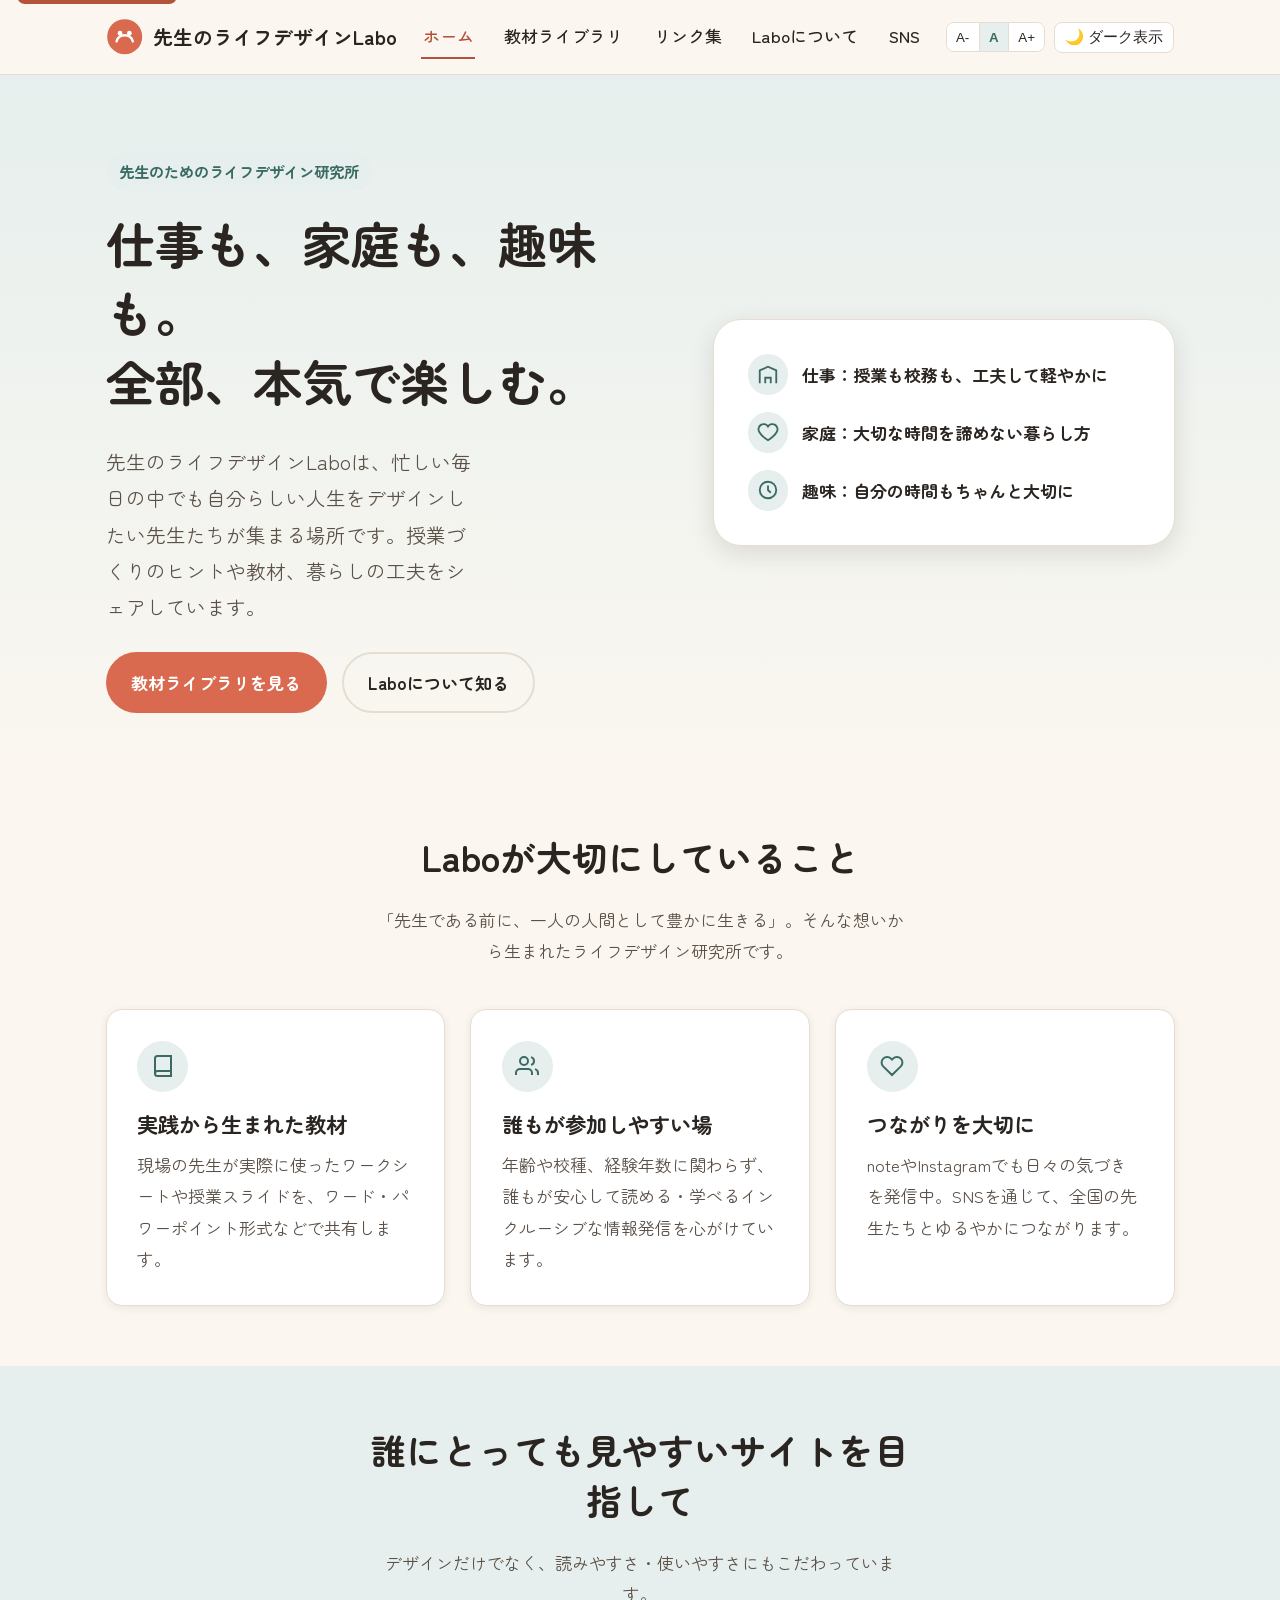
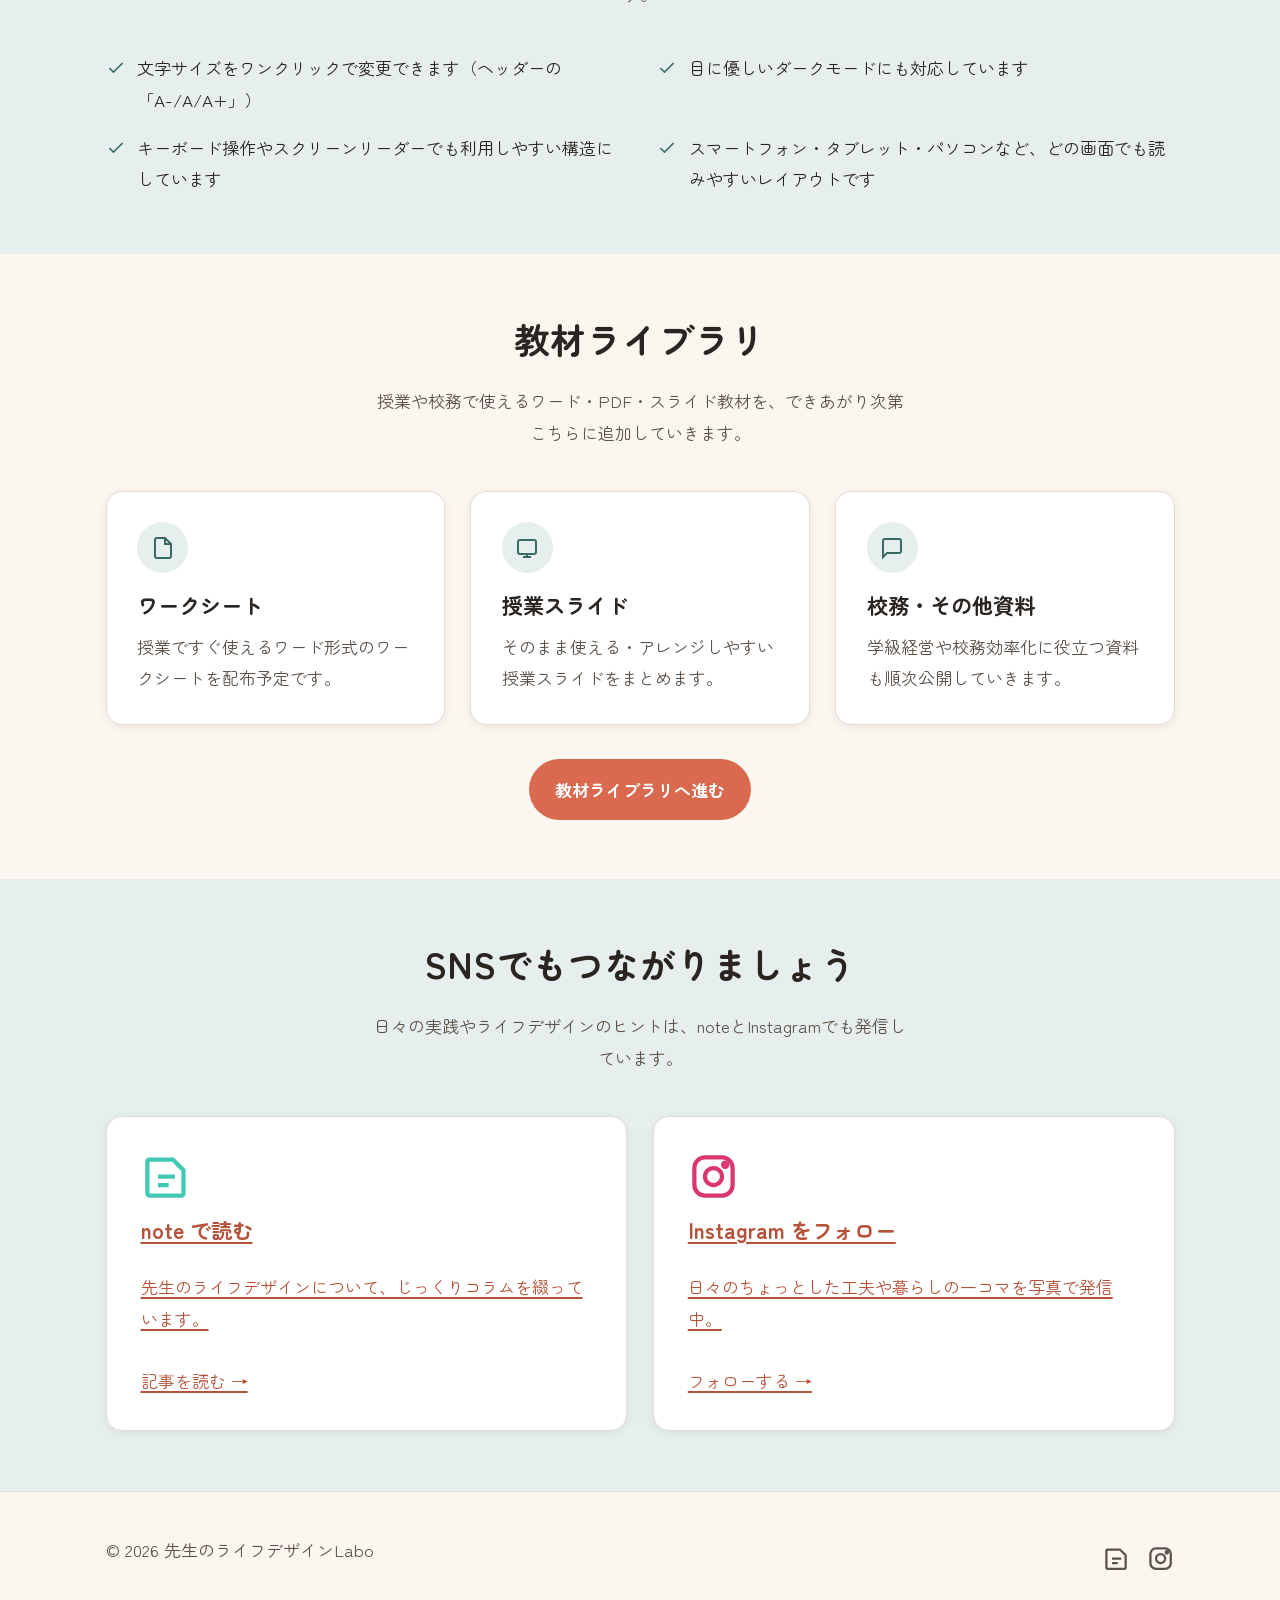
<file: index.html>
<!doctype html>
<html lang="ja">
<head>
<meta charset="UTF-8">
<meta name="viewport" content="width=device-width, initial-scale=1">
<title>先生のライフデザインLabo | 仕事も家庭も趣味も、全部本気で楽しむ</title>
<meta name="description" content="先生のライフデザインLaboは、仕事も家庭も趣味も諦めない先生のためのライフデザイン研究所です。授業教材の共有、note・Instagramとの連携も。">
<link rel="icon" type="image/svg+xml" href="assets/favicon.svg">
<link rel="preconnect" href="https://fonts.googleapis.com">
<link rel="preconnect" href="https://fonts.gstatic.com" crossorigin>
<link href="https://fonts.googleapis.com/css2?family=Zen+Maru+Gothic:wght@400;500;700;900&display=swap" rel="stylesheet">
<link rel="stylesheet" href="css/style.css">
</head>
<body>
<a class="skip-link" href="#main">本文へスキップ</a>

<header class="site-header">
  <div class="header-inner">
    <a class="brand" href="index.html">
      <svg class="brand-mark" viewBox="0 0 64 64" aria-hidden="true">
        <circle cx="32" cy="32" r="30" fill="var(--color-primary)"/>
        <path d="M18 40c4-14 24-14 28 0" stroke="#fff" stroke-width="4" fill="none" stroke-linecap="round"/>
        <circle cx="24" cy="26" r="4" fill="#fff"/>
        <circle cx="40" cy="26" r="4" fill="#fff"/>
      </svg>
      <span>先生のライフデザインLabo</span>
    </a>
    <button class="nav-toggle" aria-expanded="false" aria-controls="main-nav" aria-label="メニューを開閉する">
      <span></span>
    </button>
    <nav class="main-nav" id="main-nav" aria-label="メインナビゲーション">
      <a href="index.html" aria-current="page">ホーム</a>
      <a href="materials.html">教材ライブラリ</a>
      <a href="links.html">リンク集</a>
      <a href="about.html">Laboについて</a>
      <a href="index.html#sns">SNS</a>
    </nav>
    <div class="header-tools">
      <div class="fontsize-group" role="group" aria-label="文字サイズ変更">
        <button type="button" data-size="s" aria-pressed="false" aria-label="文字を小さくする">A-</button>
        <button type="button" data-size="m" aria-pressed="true" aria-label="標準の文字サイズにする">A</button>
        <button type="button" data-size="l" aria-pressed="false" aria-label="文字を大きくする">A+</button>
      </div>
      <button type="button" class="tool-btn" id="theme-toggle" aria-pressed="false">🌙 ダーク表示</button>
    </div>
  </div>
</header>

<main id="main">

  <section class="hero">
    <div class="container hero-inner">
      <div>
        <span class="eyebrow">先生のためのライフデザイン研究所</span>
        <h1>仕事も、家庭も、趣味も。<br>全部、本気で楽しむ。</h1>
        <p class="hero-lede">先生のライフデザインLaboは、忙しい毎日の中でも自分らしい人生をデザインしたい先生たちが集まる場所です。授業づくりのヒントや教材、暮らしの工夫をシェアしています。</p>
        <div class="cta-row">
          <a class="btn btn-primary" href="materials.html">教材ライブラリを見る</a>
          <a class="btn btn-outline" href="about.html">Laboについて知る</a>
        </div>
      </div>
      <div class="hero-art" aria-hidden="true">
        <ul>
          <li>
            <span class="icon">
              <svg width="22" height="22" viewBox="0 0 24 24" fill="none" stroke="currentColor" stroke-width="2"><path d="M3 21V7l9-4 9 4v14"/><path d="M9 21v-6h6v6"/></svg>
            </span>
            仕事：授業も校務も、工夫して軽やかに
          </li>
          <li>
            <span class="icon">
              <svg width="22" height="22" viewBox="0 0 24 24" fill="none" stroke="currentColor" stroke-width="2"><path d="M12 21s-7-4.5-9.5-9A5.5 5.5 0 0 1 12 6a5.5 5.5 0 0 1 9.5 6c-2.5 4.5-9.5 9-9.5 9z"/></svg>
            </span>
            家庭：大切な時間を諦めない暮らし方
          </li>
          <li>
            <span class="icon">
              <svg width="22" height="22" viewBox="0 0 24 24" fill="none" stroke="currentColor" stroke-width="2"><circle cx="12" cy="12" r="9"/><path d="M12 7v5l3 3"/></svg>
            </span>
            趣味：自分の時間もちゃんと大切に
          </li>
        </ul>
      </div>
    </div>
  </section>

  <section aria-labelledby="concept-heading">
    <div class="container">
      <div class="section-head">
        <h2 id="concept-heading">Laboが大切にしていること</h2>
        <p>「先生である前に、一人の人間として豊かに生きる」。そんな想いから生まれたライフデザイン研究所です。</p>
      </div>
      <div class="card-grid">
        <div class="card">
          <span class="icon" aria-hidden="true">
            <svg width="24" height="24" viewBox="0 0 24 24" fill="none" stroke="currentColor" stroke-width="2"><path d="M4 19.5A2.5 2.5 0 0 1 6.5 17H20"/><path d="M6.5 2H20v20H6.5A2.5 2.5 0 0 1 4 19.5v-15A2.5 2.5 0 0 1 6.5 2z"/></svg>
          </span>
          <h3>実践から生まれた教材</h3>
          <p>現場の先生が実際に使ったワークシートや授業スライドを、ワード・パワーポイント形式などで共有します。</p>
        </div>
        <div class="card">
          <span class="icon" aria-hidden="true">
            <svg width="24" height="24" viewBox="0 0 24 24" fill="none" stroke="currentColor" stroke-width="2"><path d="M17 21v-2a4 4 0 0 0-4-4H5a4 4 0 0 0-4 4v2"/><circle cx="9" cy="7" r="4"/><path d="M23 21v-2a4 4 0 0 0-3-3.87"/><path d="M16 3.13a4 4 0 0 1 0 7.75"/></svg>
          </span>
          <h3>誰もが参加しやすい場</h3>
          <p>年齢や校種、経験年数に関わらず、誰もが安心して読める・学べるインクルーシブな情報発信を心がけています。</p>
        </div>
        <div class="card">
          <span class="icon" aria-hidden="true">
            <svg width="24" height="24" viewBox="0 0 24 24" fill="none" stroke="currentColor" stroke-width="2"><path d="M20.8 4.6a5.5 5.5 0 0 0-7.8 0L12 5.6l-1-1a5.5 5.5 0 1 0-7.8 7.8l1 1L12 21l7.8-7.6 1-1a5.5 5.5 0 0 0 0-7.8z"/></svg>
          </span>
          <h3>つながりを大切に</h3>
          <p>noteやInstagramでも日々の気づきを発信中。SNSを通じて、全国の先生たちとゆるやかにつながります。</p>
        </div>
      </div>
    </div>
  </section>

  <section class="band" aria-labelledby="inclusive-heading">
    <div class="container">
      <div class="section-head">
        <h2 id="inclusive-heading">誰にとっても見やすいサイトを目指して</h2>
        <p>デザインだけでなく、読みやすさ・使いやすさにもこだわっています。</p>
      </div>
      <ul class="inclusive-list">
        <li>
          <span class="icon" aria-hidden="true">
            <svg width="20" height="20" viewBox="0 0 24 24" fill="none" stroke="currentColor" stroke-width="2"><path d="M20 6 9 17l-5-5"/></svg>
          </span>
          <span>文字サイズをワンクリックで変更できます（ヘッダーの「A-/A/A+」）</span>
        </li>
        <li>
          <span class="icon" aria-hidden="true">
            <svg width="20" height="20" viewBox="0 0 24 24" fill="none" stroke="currentColor" stroke-width="2"><path d="M20 6 9 17l-5-5"/></svg>
          </span>
          <span>目に優しいダークモードにも対応しています</span>
        </li>
        <li>
          <span class="icon" aria-hidden="true">
            <svg width="20" height="20" viewBox="0 0 24 24" fill="none" stroke="currentColor" stroke-width="2"><path d="M20 6 9 17l-5-5"/></svg>
          </span>
          <span>キーボード操作やスクリーンリーダーでも利用しやすい構造にしています</span>
        </li>
        <li>
          <span class="icon" aria-hidden="true">
            <svg width="20" height="20" viewBox="0 0 24 24" fill="none" stroke="currentColor" stroke-width="2"><path d="M20 6 9 17l-5-5"/></svg>
          </span>
          <span>スマートフォン・タブレット・パソコンなど、どの画面でも読みやすいレイアウトです</span>
        </li>
      </ul>
    </div>
  </section>

  <section aria-labelledby="materials-heading">
    <div class="container">
      <div class="section-head">
        <h2 id="materials-heading">教材ライブラリ</h2>
        <p>授業や校務で使えるワード・PDF・スライド教材を、できあがり次第こちらに追加していきます。</p>
      </div>
      <div class="card-grid">
        <div class="card">
          <span class="icon" aria-hidden="true">
            <svg width="24" height="24" viewBox="0 0 24 24" fill="none" stroke="currentColor" stroke-width="2"><path d="M14 2H6a2 2 0 0 0-2 2v16a2 2 0 0 0 2 2h12a2 2 0 0 0 2-2V8z"/><path d="M14 2v6h6"/></svg>
          </span>
          <h3>ワークシート</h3>
          <p>授業ですぐ使えるワード形式のワークシートを配布予定です。</p>
        </div>
        <div class="card">
          <span class="icon" aria-hidden="true">
            <svg width="24" height="24" viewBox="0 0 24 24" fill="none" stroke="currentColor" stroke-width="2"><rect x="3" y="4" width="18" height="14" rx="2"/><path d="M8 21h8M12 18v3"/></svg>
          </span>
          <h3>授業スライド</h3>
          <p>そのまま使える・アレンジしやすい授業スライドをまとめます。</p>
        </div>
        <div class="card">
          <span class="icon" aria-hidden="true">
            <svg width="24" height="24" viewBox="0 0 24 24" fill="none" stroke="currentColor" stroke-width="2"><path d="M21 15a2 2 0 0 1-2 2H7l-4 4V5a2 2 0 0 1 2-2h14a2 2 0 0 1 2 2z"/></svg>
          </span>
          <h3>校務・その他資料</h3>
          <p>学級経営や校務効率化に役立つ資料も順次公開していきます。</p>
        </div>
      </div>
      <div class="cta-row" style="justify-content:center; margin-top:2rem;">
        <a class="btn btn-primary" href="materials.html">教材ライブラリへ進む</a>
      </div>
    </div>
  </section>

  <section class="band" id="sns" aria-labelledby="sns-heading">
    <div class="container">
      <div class="section-head">
        <h2 id="sns-heading">SNSでもつながりましょう</h2>
        <p>日々の実践やライフデザインのヒントは、noteとInstagramでも発信しています。</p>
      </div>
      <div class="sns-grid">
        <a class="sns-card note" href="https://note.com/tcer_lifedesign" target="_blank" rel="noopener noreferrer">
          <svg class="icon" viewBox="0 0 24 24" fill="none" stroke="currentColor" stroke-width="2" aria-hidden="true"><path d="M4 4h11l5 5v11a1 1 0 0 1-1 1H4a1 1 0 0 1-1-1V5a1 1 0 0 1 1-1z"/><path d="M8 12h8M8 16h5"/></svg>
          <h3>note で読む</h3>
          <p>先生のライフデザインについて、じっくりコラムを綴っています。</p>
          <span aria-hidden="true">記事を読む →</span>
        </a>
        <a class="sns-card instagram" href="https://www.instagram.com/teacher.life.design/" target="_blank" rel="noopener noreferrer">
          <svg class="icon" viewBox="0 0 24 24" fill="none" stroke="currentColor" stroke-width="2" aria-hidden="true"><rect x="3" y="3" width="18" height="18" rx="5"/><circle cx="12" cy="12" r="4"/><circle cx="17.5" cy="6.5" r="1"/></svg>
          <h3>Instagram をフォロー</h3>
          <p>日々のちょっとした工夫や暮らしの一コマを写真で発信中。</p>
          <span aria-hidden="true">フォローする →</span>
        </a>
      </div>
    </div>
  </section>

</main>

<footer class="site-footer">
  <div class="container footer-inner">
    <p>&copy; 2026 先生のライフデザインLabo</p>
    <nav class="footer-sns" aria-label="SNSリンク">
      <a href="https://note.com/tcer_lifedesign" target="_blank" rel="noopener noreferrer" aria-label="noteを開く">
        <svg viewBox="0 0 24 24" fill="none" stroke="currentColor" stroke-width="2" aria-hidden="true"><path d="M4 4h11l5 5v11a1 1 0 0 1-1 1H4a1 1 0 0 1-1-1V5a1 1 0 0 1 1-1z"/><path d="M8 12h8M8 16h5"/></svg>
      </a>
      <a href="https://www.instagram.com/teacher.life.design/" target="_blank" rel="noopener noreferrer" aria-label="Instagramを開く">
        <svg viewBox="0 0 24 24" fill="none" stroke="currentColor" stroke-width="2" aria-hidden="true"><rect x="3" y="3" width="18" height="18" rx="5"/><circle cx="12" cy="12" r="4"/><circle cx="17.5" cy="6.5" r="1"/></svg>
      </a>
    </nav>
  </div>
</footer>

<script src="js/main.js"></script>
</body>
</html>
</file>
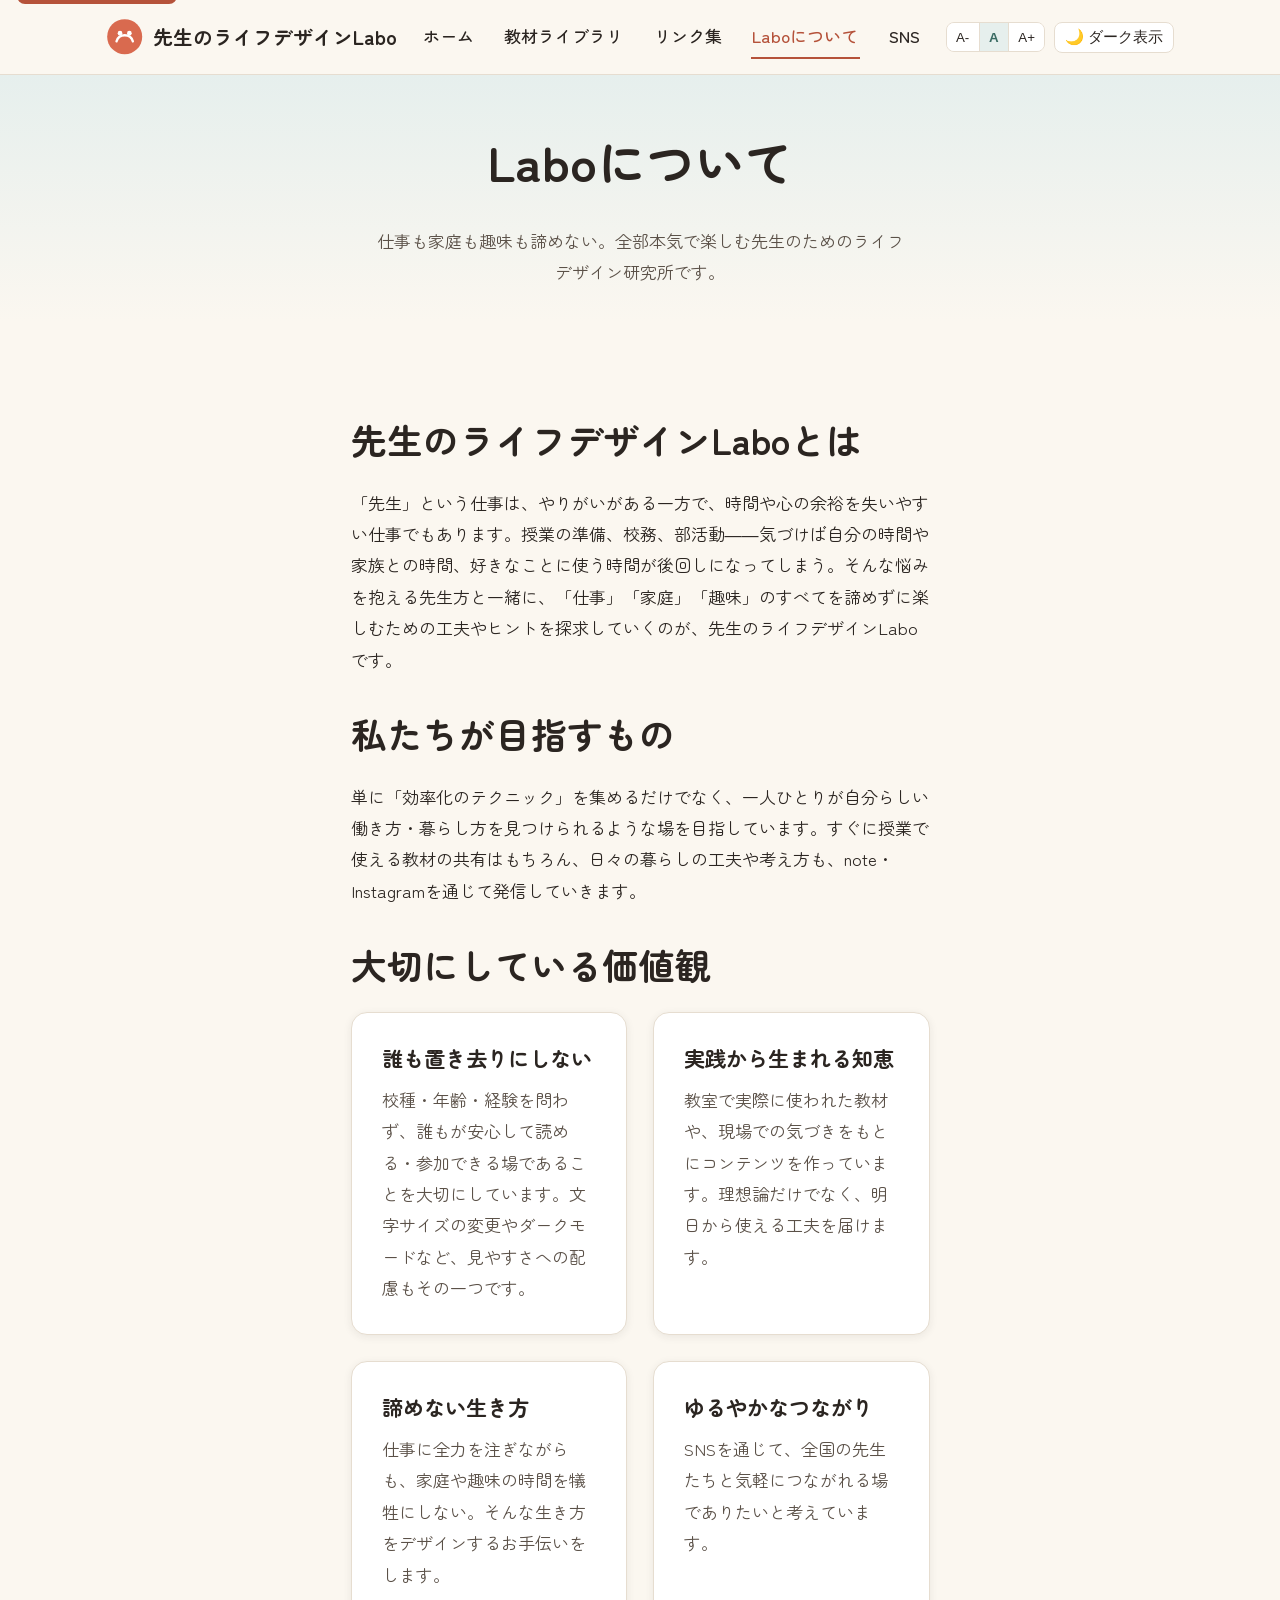
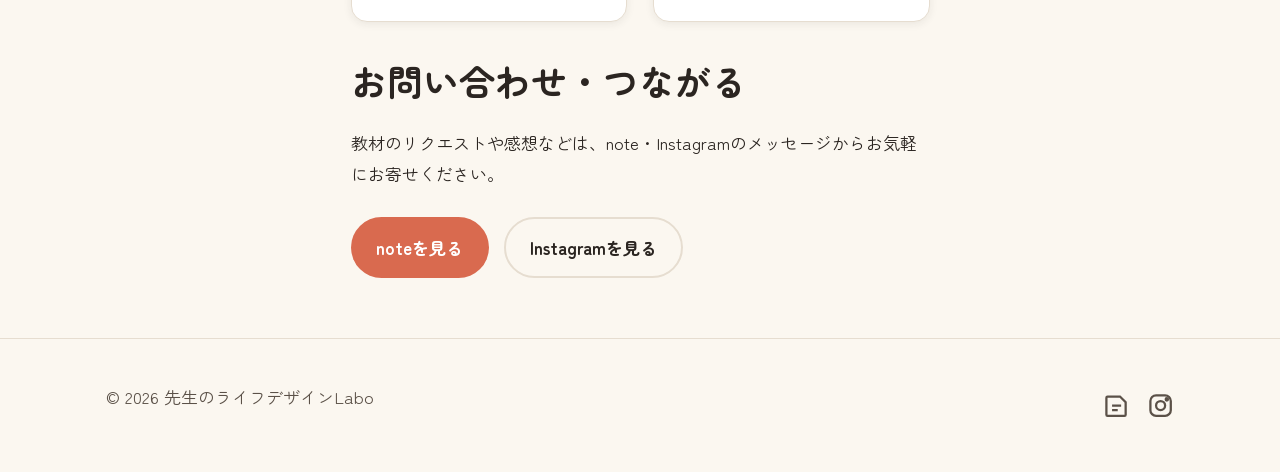
<file: about.html>
<!doctype html>
<html lang="ja">
<head>
<meta charset="UTF-8">
<meta name="viewport" content="width=device-width, initial-scale=1">
<title>Laboについて | 先生のライフデザインLabo</title>
<meta name="description" content="先生のライフデザインLaboのコンセプトや大切にしている価値観を紹介します。仕事も家庭も趣味も諦めない先生のための研究所です。">
<link rel="icon" type="image/svg+xml" href="assets/favicon.svg">
<link rel="preconnect" href="https://fonts.googleapis.com">
<link rel="preconnect" href="https://fonts.gstatic.com" crossorigin>
<link href="https://fonts.googleapis.com/css2?family=Zen+Maru+Gothic:wght@400;500;700;900&display=swap" rel="stylesheet">
<link rel="stylesheet" href="css/style.css">
</head>
<body>
<a class="skip-link" href="#main">本文へスキップ</a>

<header class="site-header">
  <div class="header-inner">
    <a class="brand" href="index.html">
      <svg class="brand-mark" viewBox="0 0 64 64" aria-hidden="true">
        <circle cx="32" cy="32" r="30" fill="var(--color-primary)"/>
        <path d="M18 40c4-14 24-14 28 0" stroke="#fff" stroke-width="4" fill="none" stroke-linecap="round"/>
        <circle cx="24" cy="26" r="4" fill="#fff"/>
        <circle cx="40" cy="26" r="4" fill="#fff"/>
      </svg>
      <span>先生のライフデザインLabo</span>
    </a>
    <button class="nav-toggle" aria-expanded="false" aria-controls="main-nav" aria-label="メニューを開閉する">
      <span></span>
    </button>
    <nav class="main-nav" id="main-nav" aria-label="メインナビゲーション">
      <a href="index.html">ホーム</a>
      <a href="materials.html">教材ライブラリ</a>
      <a href="links.html">リンク集</a>
      <a href="about.html" aria-current="page">Laboについて</a>
      <a href="index.html#sns">SNS</a>
    </nav>
    <div class="header-tools">
      <div class="fontsize-group" role="group" aria-label="文字サイズ変更">
        <button type="button" data-size="s" aria-pressed="false" aria-label="文字を小さくする">A-</button>
        <button type="button" data-size="m" aria-pressed="true" aria-label="標準の文字サイズにする">A</button>
        <button type="button" data-size="l" aria-pressed="false" aria-label="文字を大きくする">A+</button>
      </div>
      <button type="button" class="tool-btn" id="theme-toggle" aria-pressed="false">🌙 ダーク表示</button>
    </div>
  </div>
</header>

<main id="main">

  <section class="page-hero">
    <div class="container">
      <h1>Laboについて</h1>
      <p>仕事も家庭も趣味も諦めない。全部本気で楽しむ先生のためのライフデザイン研究所です。</p>
    </div>
  </section>

  <section>
    <div class="container prose">
      <h2>先生のライフデザインLaboとは</h2>
      <p>「先生」という仕事は、やりがいがある一方で、時間や心の余裕を失いやすい仕事でもあります。授業の準備、校務、部活動――気づけば自分の時間や家族との時間、好きなことに使う時間が後回しになってしまう。そんな悩みを抱える先生方と一緒に、「仕事」「家庭」「趣味」のすべてを諦めずに楽しむための工夫やヒントを探求していくのが、先生のライフデザインLaboです。</p>

      <h2>私たちが目指すもの</h2>
      <p>単に「効率化のテクニック」を集めるだけでなく、一人ひとりが自分らしい働き方・暮らし方を見つけられるような場を目指しています。すぐに授業で使える教材の共有はもちろん、日々の暮らしの工夫や考え方も、note・Instagramを通じて発信していきます。</p>

      <h2>大切にしている価値観</h2>
      <div class="value-grid">
        <div class="card">
          <h3>誰も置き去りにしない</h3>
          <p>校種・年齢・経験を問わず、誰もが安心して読める・参加できる場であることを大切にしています。文字サイズの変更やダークモードなど、見やすさへの配慮もその一つです。</p>
        </div>
        <div class="card">
          <h3>実践から生まれる知恵</h3>
          <p>教室で実際に使われた教材や、現場での気づきをもとにコンテンツを作っています。理想論だけでなく、明日から使える工夫を届けます。</p>
        </div>
        <div class="card">
          <h3>諦めない生き方</h3>
          <p>仕事に全力を注ぎながらも、家庭や趣味の時間を犠牲にしない。そんな生き方をデザインするお手伝いをします。</p>
        </div>
        <div class="card">
          <h3>ゆるやかなつながり</h3>
          <p>SNSを通じて、全国の先生たちと気軽につながれる場でありたいと考えています。</p>
        </div>
      </div>

      <h2>お問い合わせ・つながる</h2>
      <p>教材のリクエストや感想などは、note・Instagramのメッセージからお気軽にお寄せください。</p>
      <div class="cta-row">
        <a class="btn btn-primary" href="https://note.com/tcer_lifedesign" target="_blank" rel="noopener noreferrer">noteを見る</a>
        <a class="btn btn-outline" href="https://www.instagram.com/teacher.life.design/" target="_blank" rel="noopener noreferrer">Instagramを見る</a>
      </div>
    </div>
  </section>

</main>

<footer class="site-footer">
  <div class="container footer-inner">
    <p>&copy; 2026 先生のライフデザインLabo</p>
    <nav class="footer-sns" aria-label="SNSリンク">
      <a href="https://note.com/tcer_lifedesign" target="_blank" rel="noopener noreferrer" aria-label="noteを開く">
        <svg viewBox="0 0 24 24" fill="none" stroke="currentColor" stroke-width="2" aria-hidden="true"><path d="M4 4h11l5 5v11a1 1 0 0 1-1 1H4a1 1 0 0 1-1-1V5a1 1 0 0 1 1-1z"/><path d="M8 12h8M8 16h5"/></svg>
      </a>
      <a href="https://www.instagram.com/teacher.life.design/" target="_blank" rel="noopener noreferrer" aria-label="Instagramを開く">
        <svg viewBox="0 0 24 24" fill="none" stroke="currentColor" stroke-width="2" aria-hidden="true"><rect x="3" y="3" width="18" height="18" rx="5"/><circle cx="12" cy="12" r="4"/><circle cx="17.5" cy="6.5" r="1"/></svg>
      </a>
    </nav>
  </div>
</footer>

<script src="js/main.js"></script>
</body>
</html>
</file>
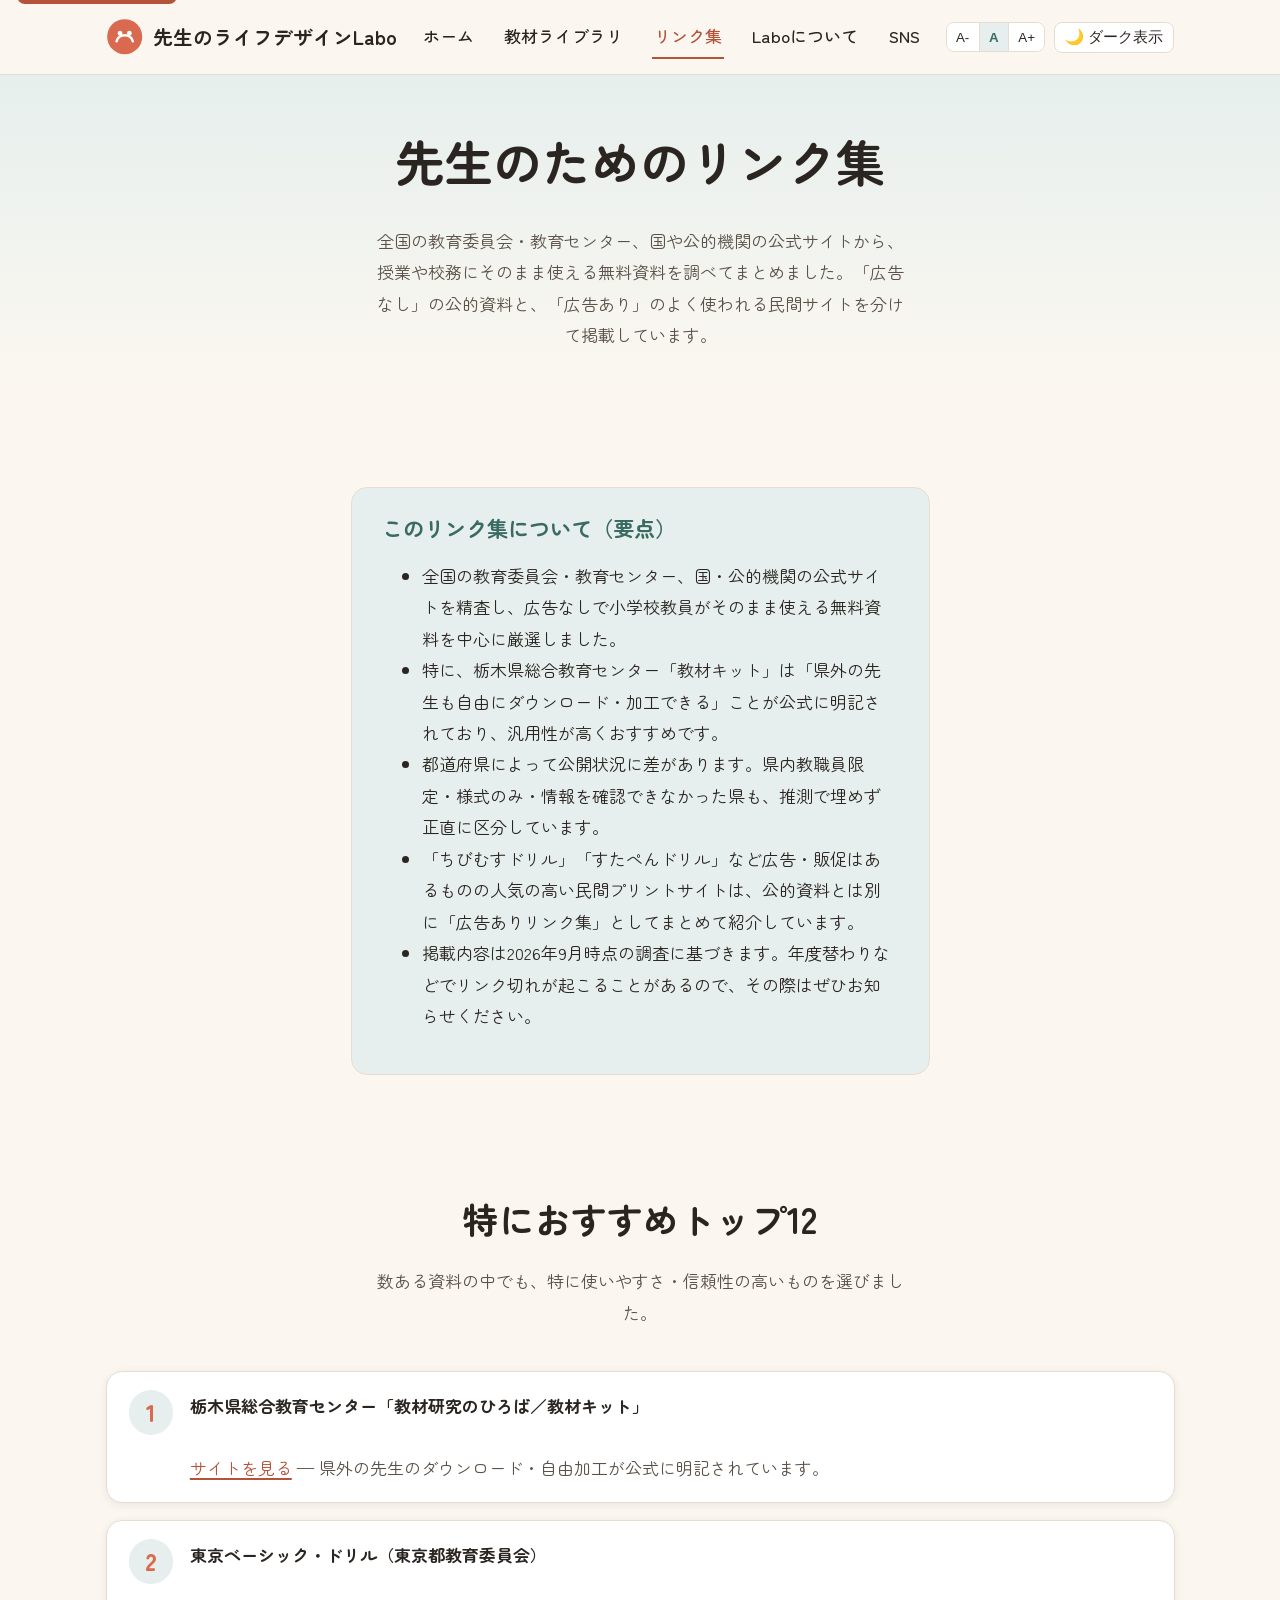
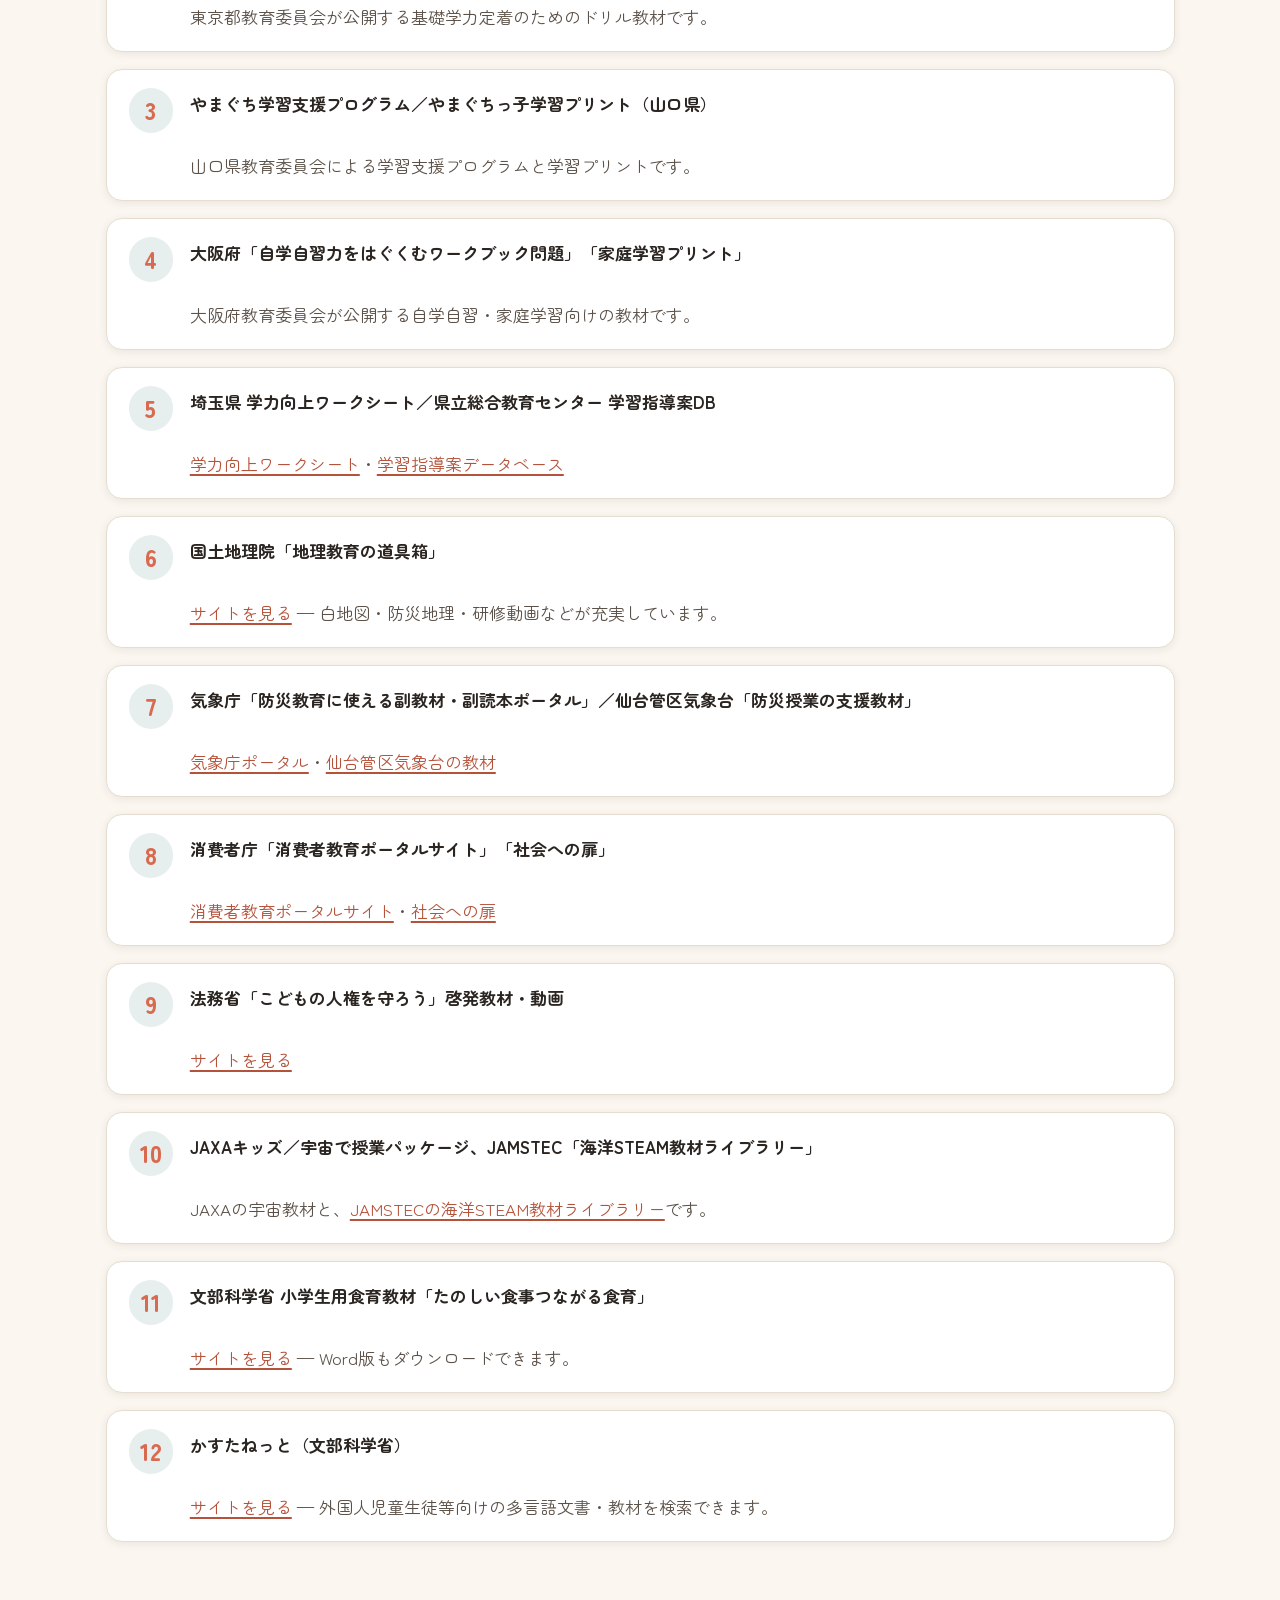
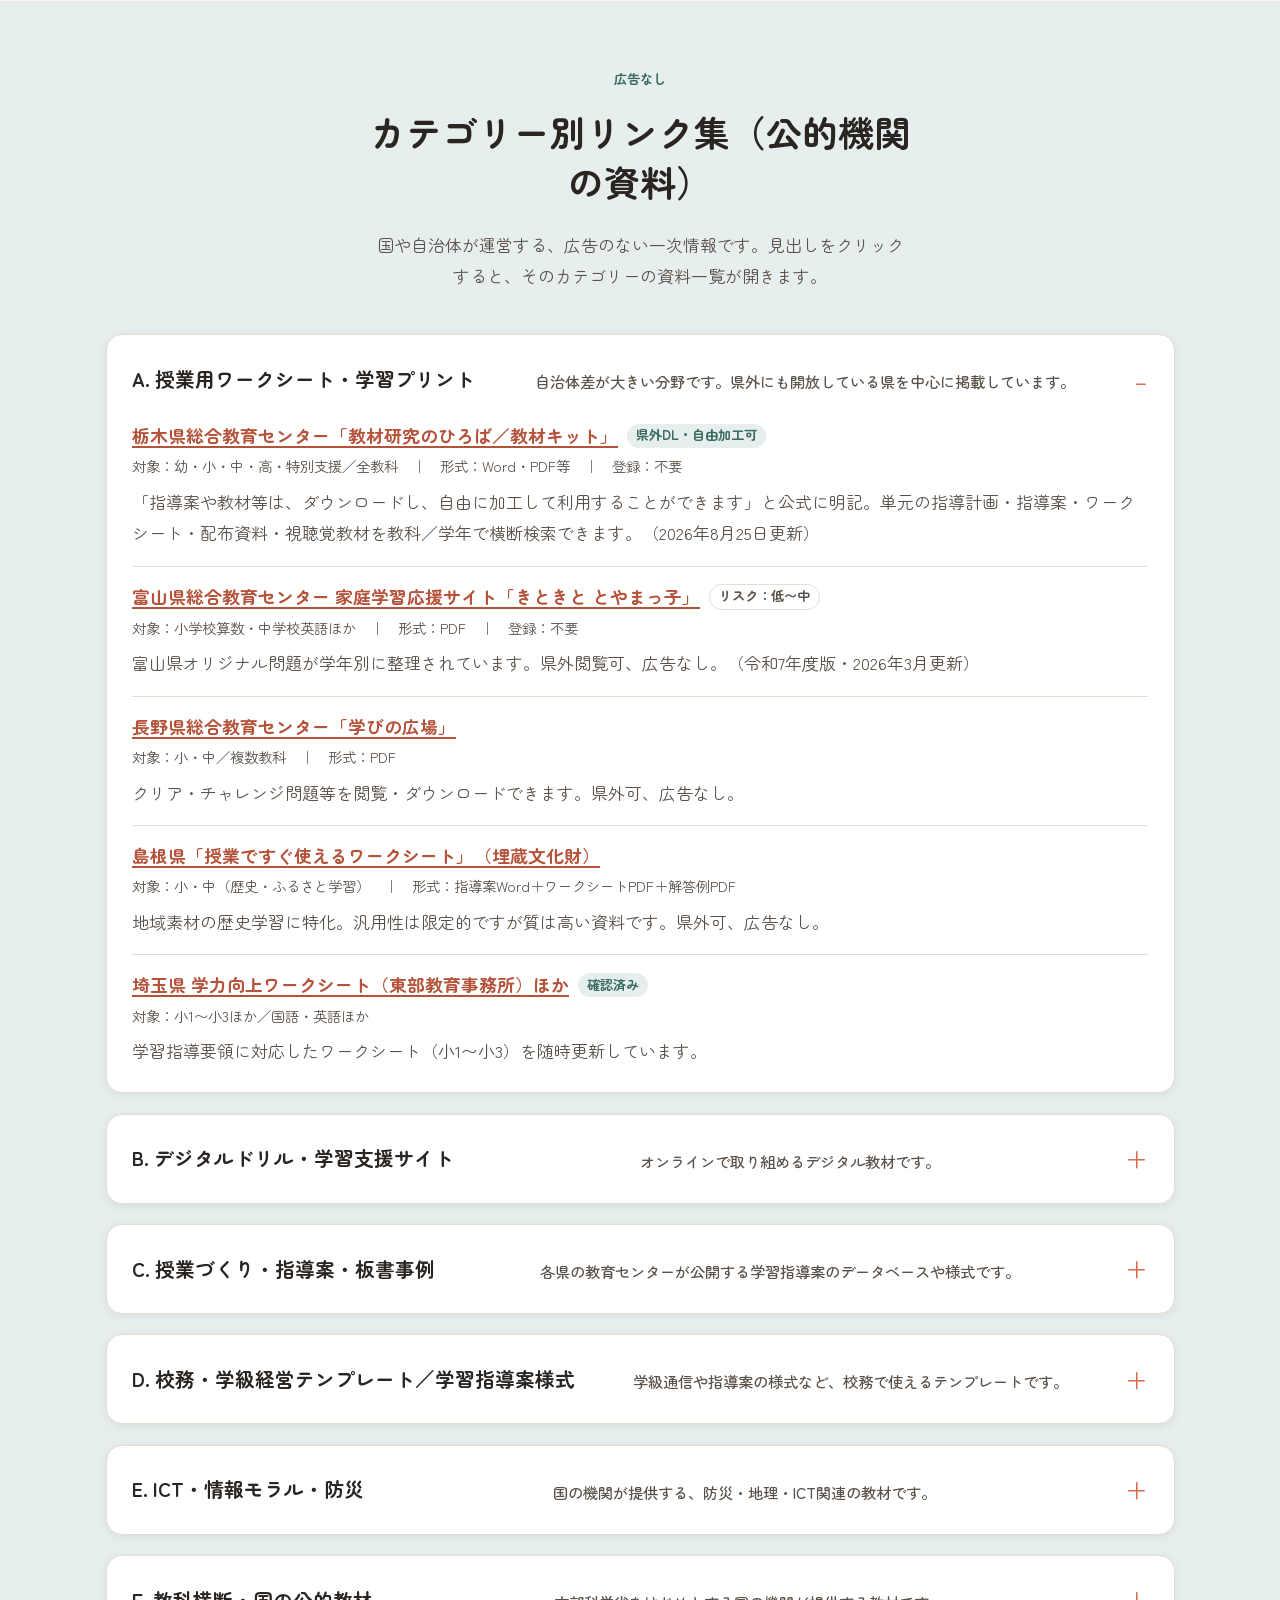
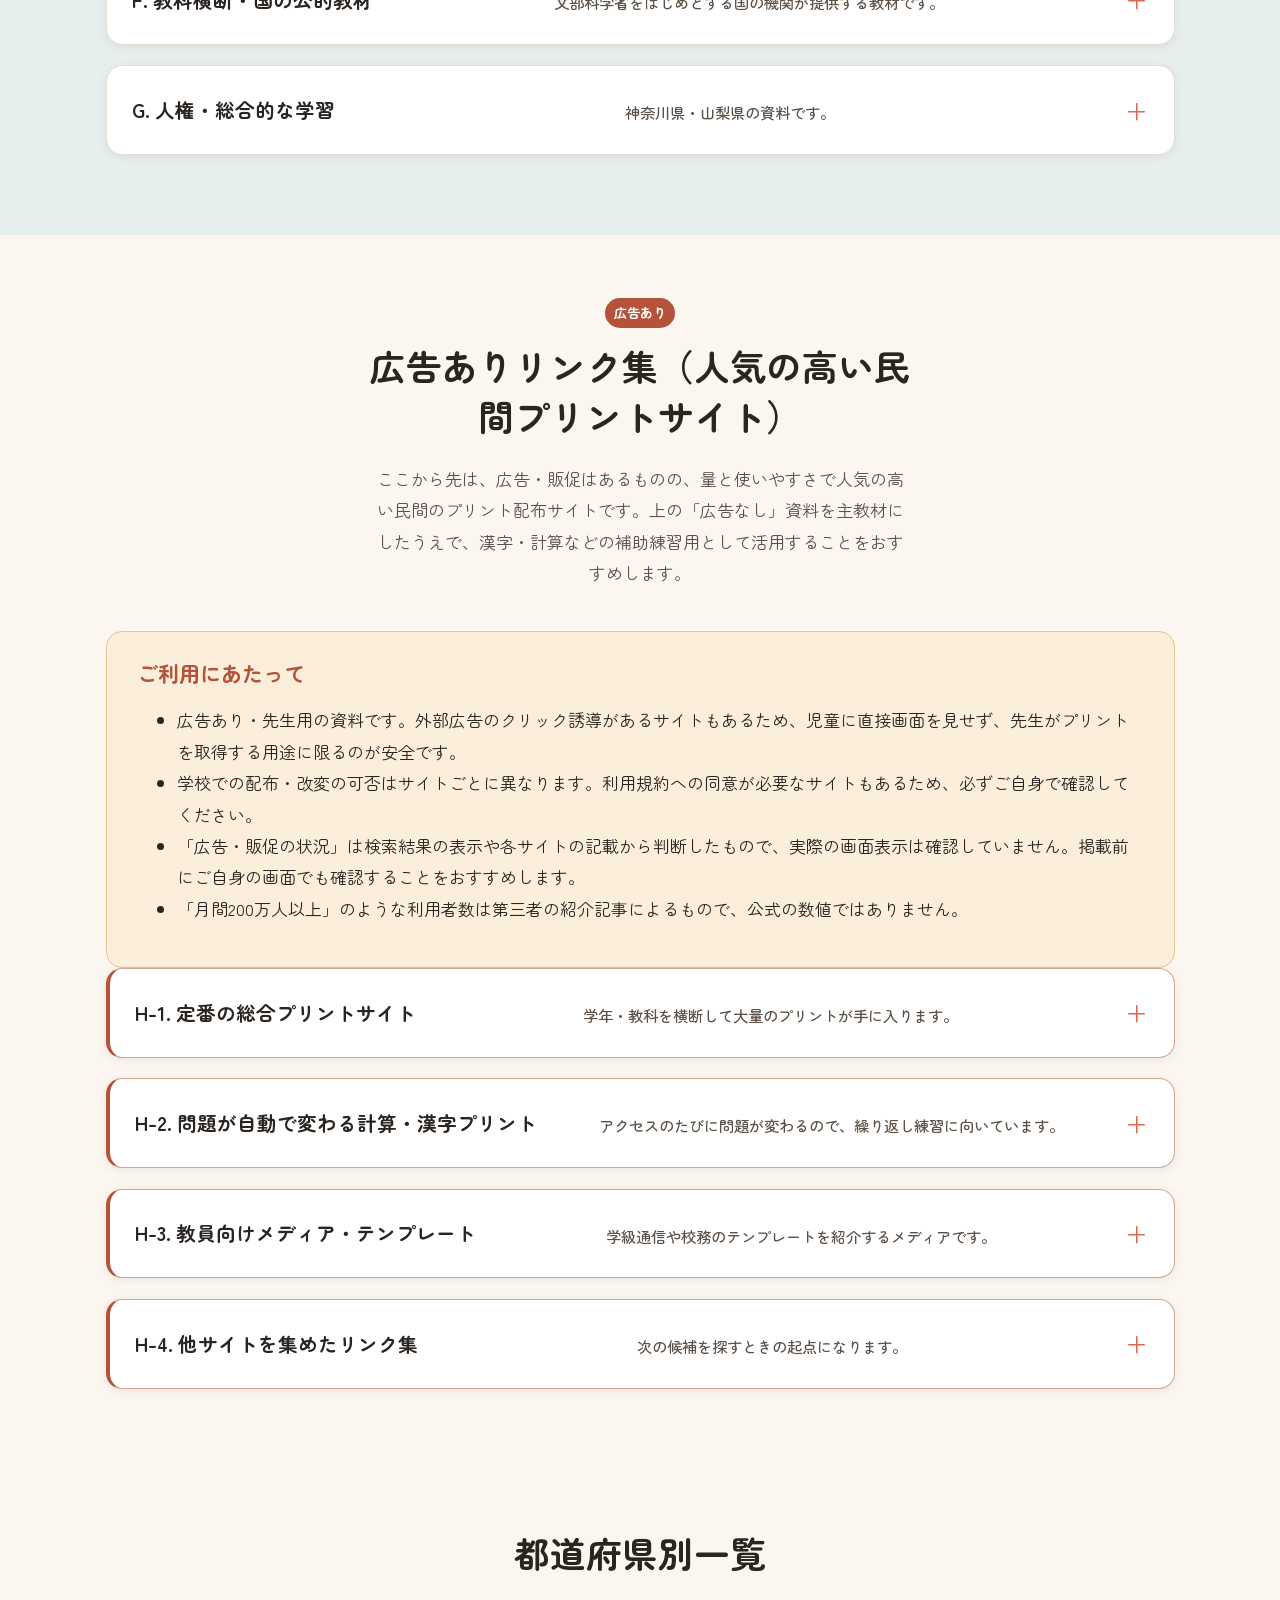
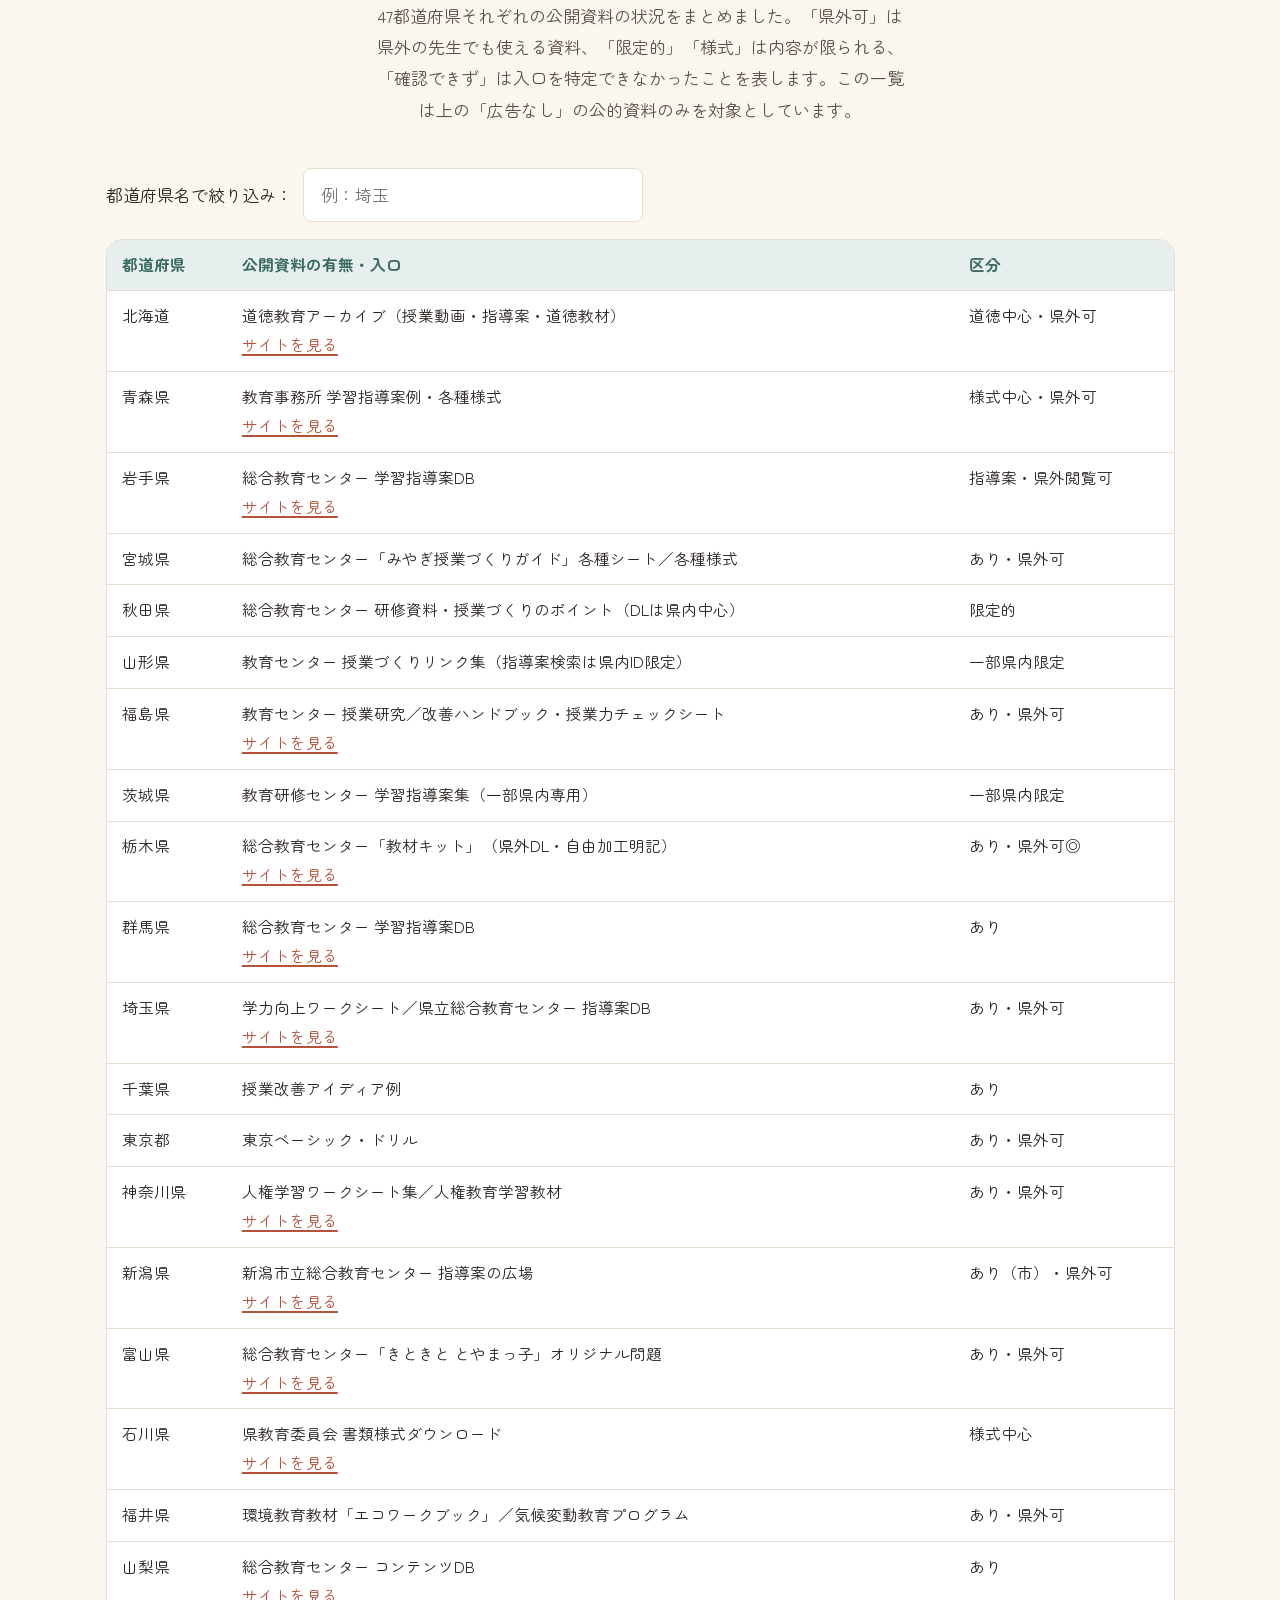
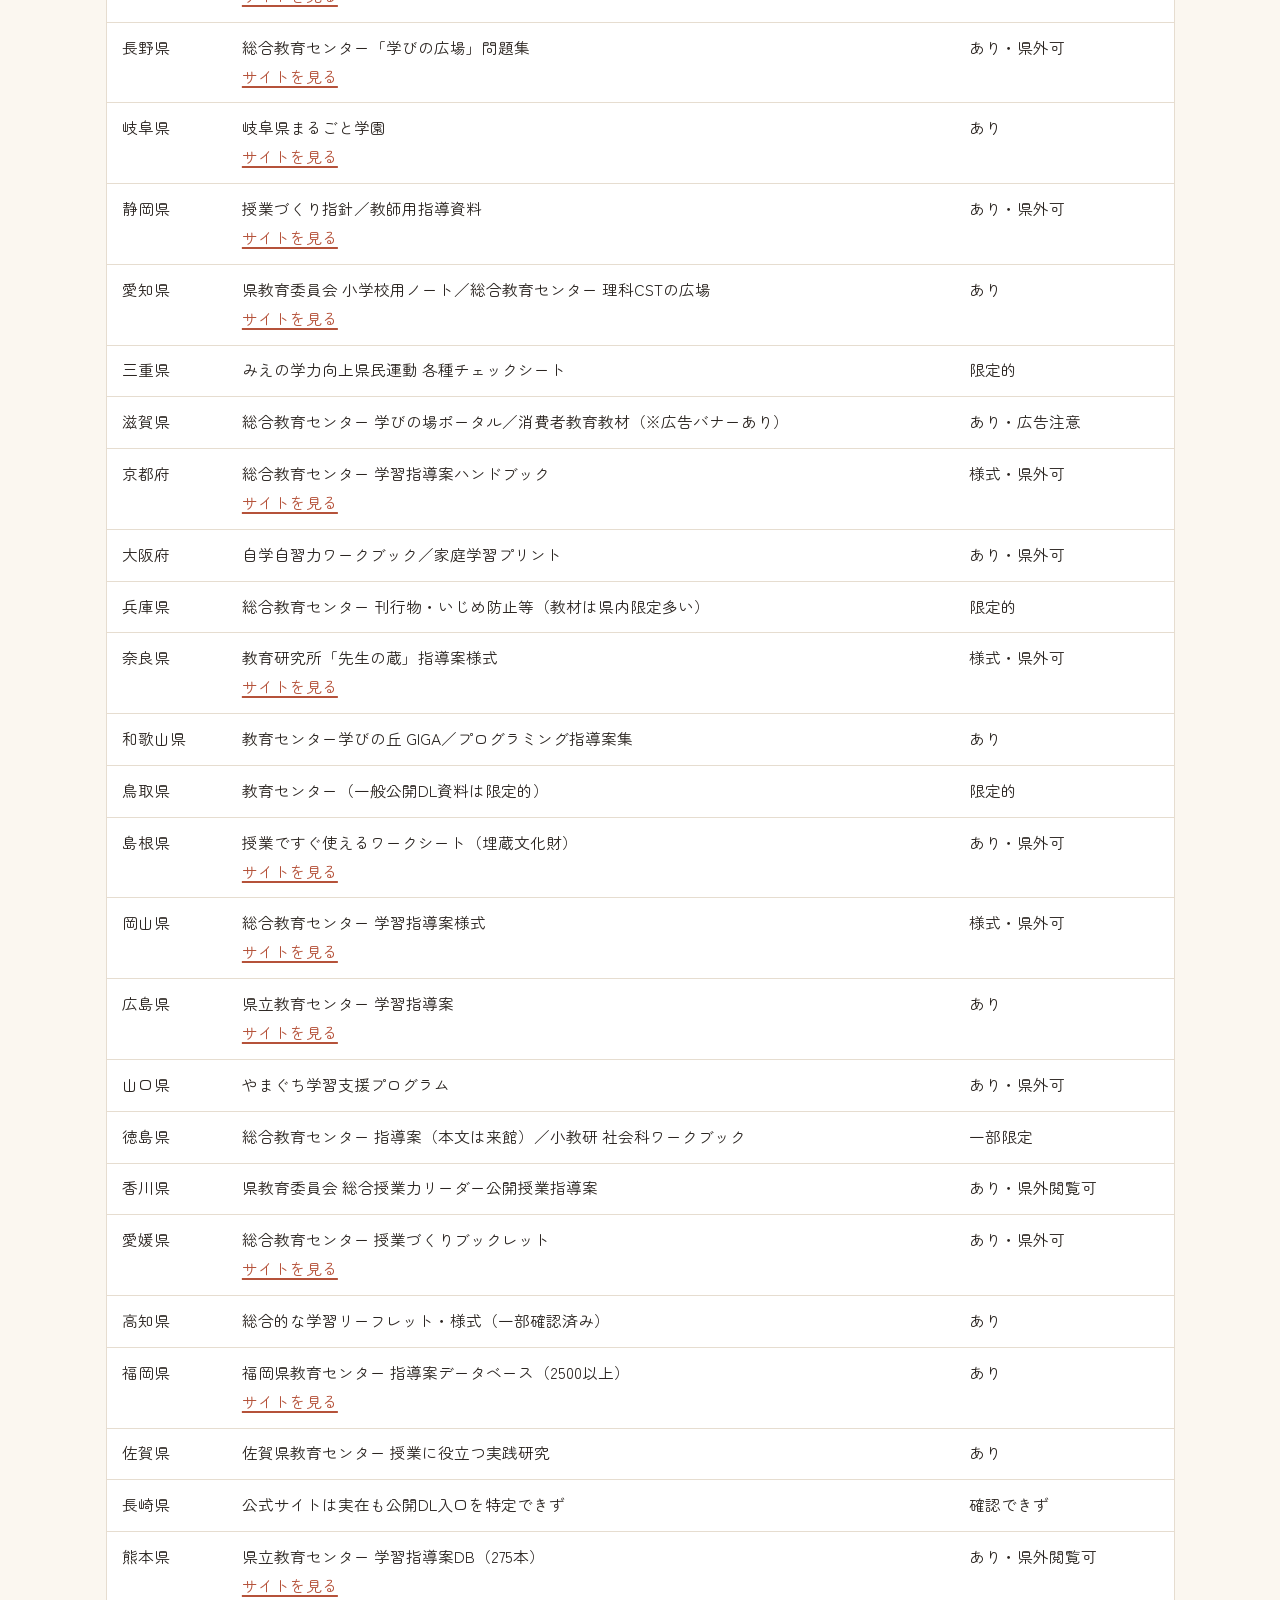
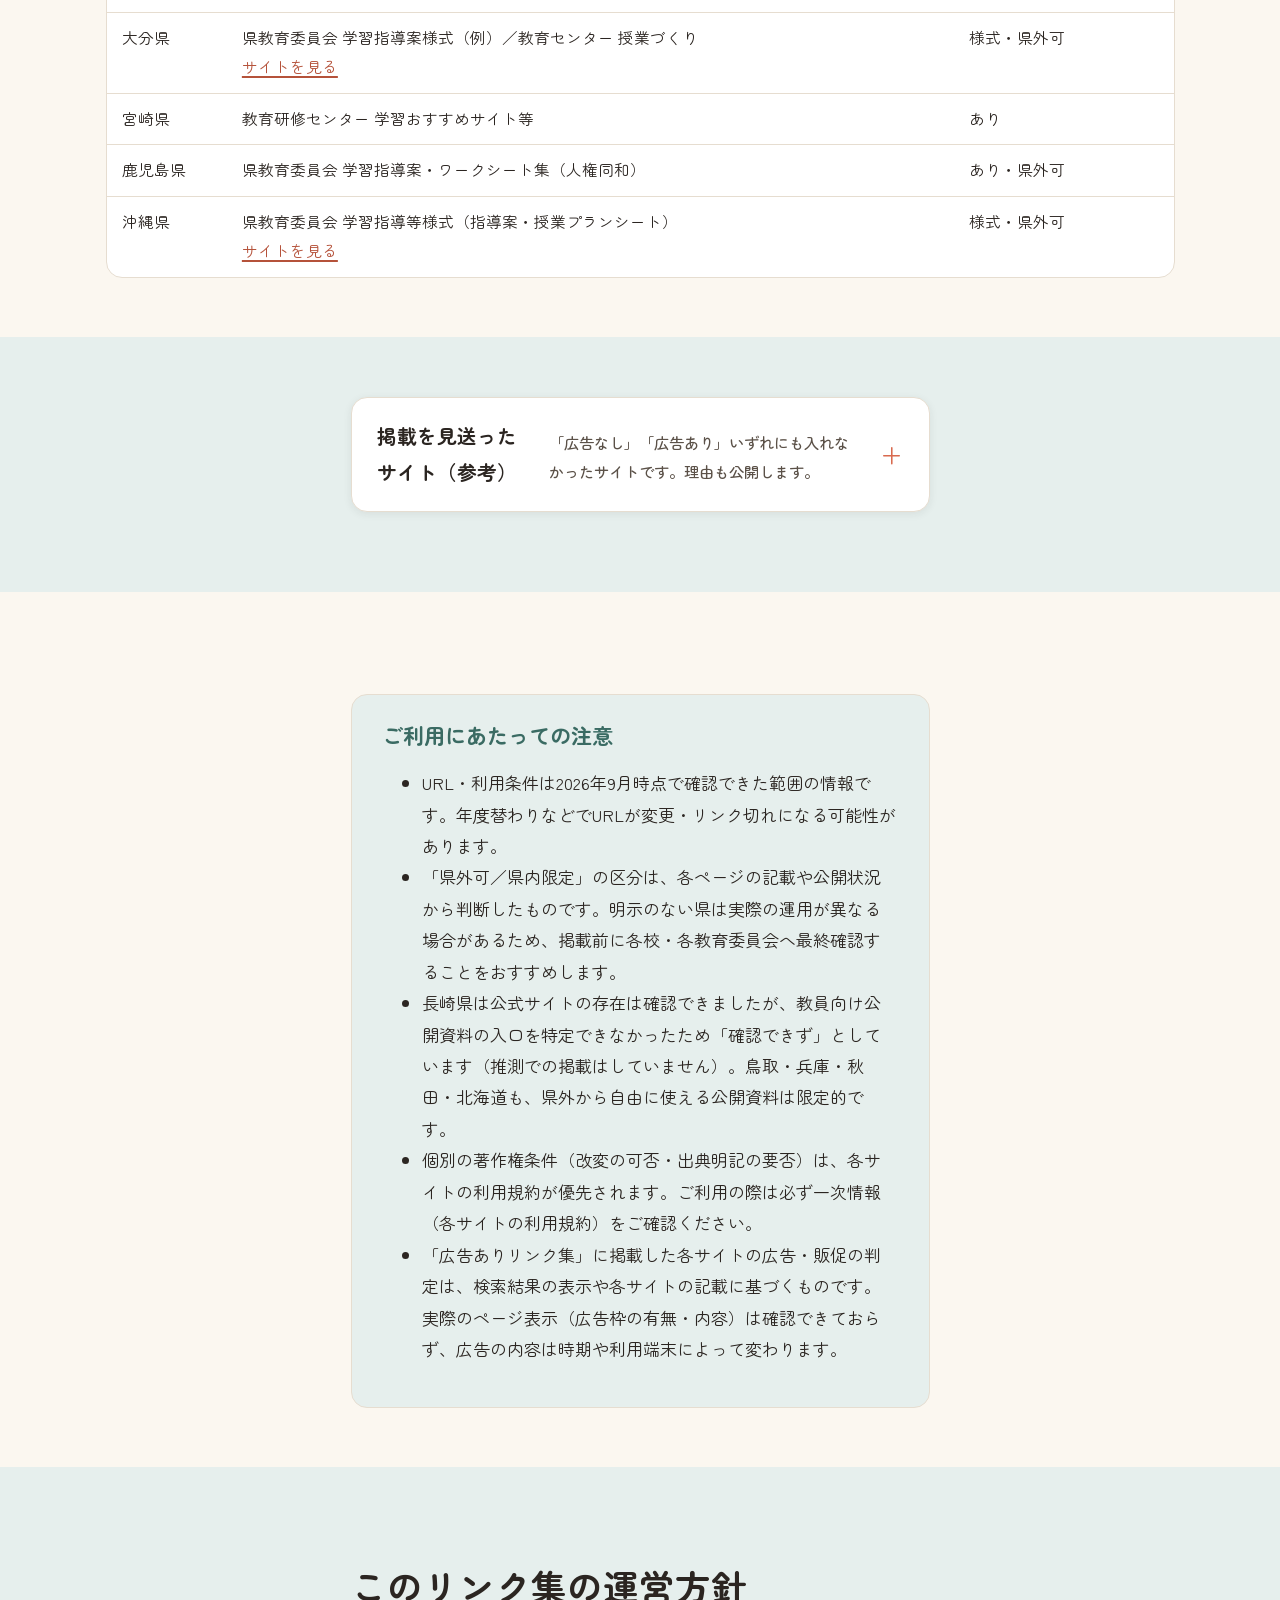
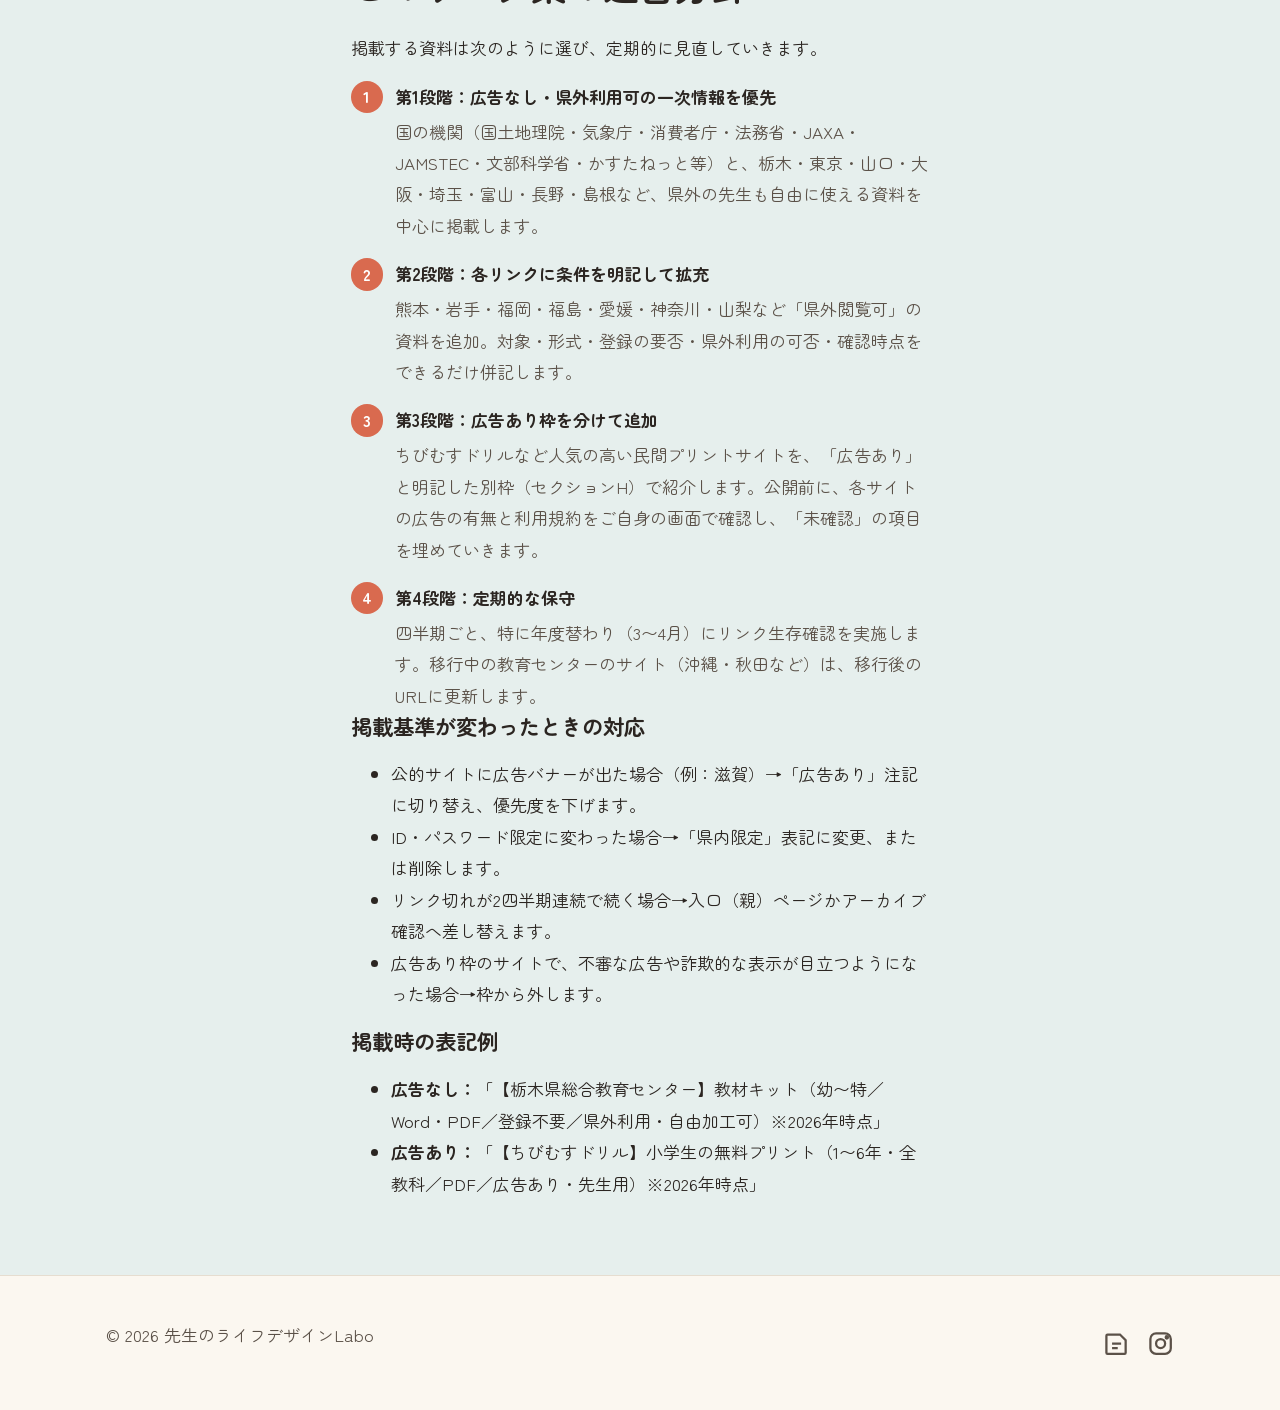
<file: links.html>
<!doctype html>
<html lang="ja">
<head>
<meta charset="UTF-8">
<meta name="viewport" content="width=device-width, initial-scale=1">
<title>リンク集 | 先生のライフデザインLabo</title>
<meta name="description" content="小学校教員が授業・校務にそのまま使える無料資料のリンク集です。公的機関の「広告なし」資料を中心に、よく使われる民間の「広告あり」プリントサイトも分けて紹介しています。">
<link rel="icon" type="image/svg+xml" href="assets/favicon.svg">
<link rel="preconnect" href="https://fonts.googleapis.com">
<link rel="preconnect" href="https://fonts.gstatic.com" crossorigin>
<link href="https://fonts.googleapis.com/css2?family=Zen+Maru+Gothic:wght@400;500;700;900&display=swap" rel="stylesheet">
<link rel="stylesheet" href="css/style.css">
</head>
<body>
<a class="skip-link" href="#main">本文へスキップ</a>

<header class="site-header">
  <div class="header-inner">
    <a class="brand" href="index.html">
      <svg class="brand-mark" viewBox="0 0 64 64" aria-hidden="true">
        <circle cx="32" cy="32" r="30" fill="var(--color-primary)"/>
        <path d="M18 40c4-14 24-14 28 0" stroke="#fff" stroke-width="4" fill="none" stroke-linecap="round"/>
        <circle cx="24" cy="26" r="4" fill="#fff"/>
        <circle cx="40" cy="26" r="4" fill="#fff"/>
      </svg>
      <span>先生のライフデザインLabo</span>
    </a>
    <button class="nav-toggle" aria-expanded="false" aria-controls="main-nav" aria-label="メニューを開閉する">
      <span></span>
    </button>
    <nav class="main-nav" id="main-nav" aria-label="メインナビゲーション">
      <a href="index.html">ホーム</a>
      <a href="materials.html">教材ライブラリ</a>
      <a href="links.html" aria-current="page">リンク集</a>
      <a href="about.html">Laboについて</a>
      <a href="index.html#sns">SNS</a>
    </nav>
    <div class="header-tools">
      <div class="fontsize-group" role="group" aria-label="文字サイズ変更">
        <button type="button" data-size="s" aria-pressed="false" aria-label="文字を小さくする">A-</button>
        <button type="button" data-size="m" aria-pressed="true" aria-label="標準の文字サイズにする">A</button>
        <button type="button" data-size="l" aria-pressed="false" aria-label="文字を大きくする">A+</button>
      </div>
      <button type="button" class="tool-btn" id="theme-toggle" aria-pressed="false">🌙 ダーク表示</button>
    </div>
  </div>
</header>

<main id="main">

  <section class="page-hero">
    <div class="container">
      <h1>先生のためのリンク集</h1>
      <p>全国の教育委員会・教育センター、国や公的機関の公式サイトから、授業や校務にそのまま使える無料資料を調べてまとめました。「広告なし」の公的資料と、「広告あり」のよく使われる民間サイトを分けて掲載しています。</p>
    </div>
  </section>

  <section aria-labelledby="tldr-heading">
    <div class="container prose">
      <div class="notice-box">
        <h3 id="tldr-heading">このリンク集について（要点）</h3>
        <ul>
          <li>全国の教育委員会・教育センター、国・公的機関の公式サイトを精査し、広告なしで小学校教員がそのまま使える無料資料を中心に厳選しました。</li>
          <li>特に、栃木県総合教育センター「教材キット」は「県外の先生も自由にダウンロード・加工できる」ことが公式に明記されており、汎用性が高くおすすめです。</li>
          <li>都道府県によって公開状況に差があります。県内教職員限定・様式のみ・情報を確認できなかった県も、推測で埋めず正直に区分しています。</li>
          <li>「ちびむすドリル」「すたぺんドリル」など広告・販促はあるものの人気の高い民間プリントサイトは、公的資料とは別に「広告ありリンク集」としてまとめて紹介しています。</li>
          <li>掲載内容は2026年9月時点の調査に基づきます。年度替わりなどでリンク切れが起こることがあるので、その際はぜひお知らせください。</li>
        </ul>
      </div>
    </div>
  </section>

  <section aria-labelledby="top12-heading">
    <div class="container">
      <div class="section-head">
        <h2 id="top12-heading">特におすすめトップ12</h2>
        <p>数ある資料の中でも、特に使いやすさ・信頼性の高いものを選びました。</p>
      </div>
      <ol class="top-list">
        <li>
          <strong>栃木県総合教育センター「教材研究のひろば／教材キット」</strong>
          <p><a href="https://www.tochigi-edu.ed.jp/hiroba/" target="_blank" rel="noopener noreferrer">サイトを見る</a> — 県外の先生のダウンロード・自由加工が公式に明記されています。</p>
        </li>
        <li>
          <strong>東京ベーシック・ドリル（東京都教育委員会）</strong>
          <p>東京都教育委員会が公開する基礎学力定着のためのドリル教材です。</p>
        </li>
        <li>
          <strong>やまぐち学習支援プログラム／やまぐちっ子学習プリント（山口県）</strong>
          <p>山口県教育委員会による学習支援プログラムと学習プリントです。</p>
        </li>
        <li>
          <strong>大阪府「自学自習力をはぐくむワークブック問題」「家庭学習プリント」</strong>
          <p>大阪府教育委員会が公開する自学自習・家庭学習向けの教材です。</p>
        </li>
        <li>
          <strong>埼玉県 学力向上ワークシート／県立総合教育センター 学習指導案DB</strong>
          <p><a href="https://www.pref.saitama.lg.jp/g2204/toubu-worksheet.html" target="_blank" rel="noopener noreferrer">学力向上ワークシート</a>・<a href="https://www.center.spec.ed.jp/b8f4d5f7eaa637df8391fec3c00474d9/page_20210921081438" target="_blank" rel="noopener noreferrer">学習指導案データベース</a></p>
        </li>
        <li>
          <strong>国土地理院「地理教育の道具箱」</strong>
          <p><a href="https://www.gsi.go.jp/CHIRIKYOUIKU/" target="_blank" rel="noopener noreferrer">サイトを見る</a> — 白地図・防災地理・研修動画などが充実しています。</p>
        </li>
        <li>
          <strong>気象庁「防災教育に使える副教材・副読本ポータル」／仙台管区気象台「防災授業の支援教材」</strong>
          <p><a href="https://www.jma.go.jp/jma/kishou/know/fukukyouzai/index.html" target="_blank" rel="noopener noreferrer">気象庁ポータル</a>・<a href="https://www.data.jma.go.jp/sendai/knowledge/kyouiku/kyouzai.html" target="_blank" rel="noopener noreferrer">仙台管区気象台の教材</a></p>
        </li>
        <li>
          <strong>消費者庁「消費者教育ポータルサイト」「社会への扉」</strong>
          <p><a href="https://www.kportal.caa.go.jp/" target="_blank" rel="noopener noreferrer">消費者教育ポータルサイト</a>・<a href="https://www.caa.go.jp/policies/policy/consumer_education/public_awareness/teaching_material/" target="_blank" rel="noopener noreferrer">社会への扉</a></p>
        </li>
        <li>
          <strong>法務省「こどもの人権を守ろう」啓発教材・動画</strong>
          <p><a href="https://www.moj.go.jp/JINKEN/jinken04_00118.html" target="_blank" rel="noopener noreferrer">サイトを見る</a></p>
        </li>
        <li>
          <strong>JAXAキッズ／宇宙で授業パッケージ、JAMSTEC「海洋STEAM教材ライブラリー」</strong>
          <p>JAXAの宇宙教材と、<a href="https://www.jamstec.go.jp/steam/" target="_blank" rel="noopener noreferrer">JAMSTECの海洋STEAM教材ライブラリー</a>です。</p>
        </li>
        <li>
          <strong>文部科学省 小学生用食育教材「たのしい食事つながる食育」</strong>
          <p><a href="https://www.mext.go.jp/a_menu/shotou/eiyou/syokuseikatsu.htm" target="_blank" rel="noopener noreferrer">サイトを見る</a> — Word版もダウンロードできます。</p>
        </li>
        <li>
          <strong>かすたねっと（文部科学省）</strong>
          <p><a href="https://casta-net.mext.go.jp/" target="_blank" rel="noopener noreferrer">サイトを見る</a> — 外国人児童生徒等向けの多言語文書・教材を検索できます。</p>
        </li>
      </ol>
    </div>
  </section>

  <section class="band" aria-labelledby="category-heading">
    <div class="container">
      <div class="section-head">
        <span class="badge badge-ok section-head-badge">広告なし</span>
        <h2 id="category-heading">カテゴリー別リンク集（公的機関の資料）</h2>
        <p>国や自治体が運営する、広告のない一次情報です。見出しをクリックすると、そのカテゴリーの資料一覧が開きます。</p>
      </div>

      <details class="link-category" open>
        <summary>A. 授業用ワークシート・学習プリント
          <span class="cat-desc">自治体差が大きい分野です。県外にも開放している県を中心に掲載しています。</span>
        </summary>
        <div class="link-card-list">
          <article class="link-card">
            <h4><a href="https://www.tochigi-edu.ed.jp/hiroba/" target="_blank" rel="noopener noreferrer">栃木県総合教育センター「教材研究のひろば／教材キット」</a> <span class="badge badge-ok">県外DL・自由加工可</span></h4>
            <p class="link-meta-line">対象：幼・小・中・高・特別支援／全教科　｜　形式：Word・PDF等　｜　登録：不要</p>
            <p>「指導案や教材等は、ダウンロードし、自由に加工して利用することができます」と公式に明記。単元の指導計画・指導案・ワークシート・配布資料・視聴覚教材を教科／学年で横断検索できます。（2026年8月25日更新）</p>
          </article>
          <article class="link-card">
            <h4><a href="https://www.kitokito.tym.ed.jp/" target="_blank" rel="noopener noreferrer">富山県総合教育センター 家庭学習応援サイト「きときと とやまっ子」</a> <span class="badge badge-neutral">リスク：低〜中</span></h4>
            <p class="link-meta-line">対象：小学校算数・中学校英語ほか　｜　形式：PDF　｜　登録：不要</p>
            <p>富山県オリジナル問題が学年別に整理されています。県外閲覧可、広告なし。（令和7年度版・2026年3月更新）</p>
          </article>
          <article class="link-card">
            <h4><a href="https://www.edu-ctr.pref.nagano.lg.jp/kjouhou/" target="_blank" rel="noopener noreferrer">長野県総合教育センター「学びの広場」</a></h4>
            <p class="link-meta-line">対象：小・中／複数教科　｜　形式：PDF</p>
            <p>クリア・チャレンジ問題等を閲覧・ダウンロードできます。県外可、広告なし。</p>
          </article>
          <article class="link-card">
            <h4><a href="https://www.pref.shimane.lg.jp/education/kyoiku/gakkou/seat/" target="_blank" rel="noopener noreferrer">島根県「授業ですぐ使えるワークシート」（埋蔵文化財）</a></h4>
            <p class="link-meta-line">対象：小・中（歴史・ふるさと学習）　｜　形式：指導案Word＋ワークシートPDF＋解答例PDF</p>
            <p>地域素材の歴史学習に特化。汎用性は限定的ですが質は高い資料です。県外可、広告なし。</p>
          </article>
          <article class="link-card">
            <h4><a href="https://www.pref.saitama.lg.jp/g2204/toubu-worksheet.html" target="_blank" rel="noopener noreferrer">埼玉県 学力向上ワークシート（東部教育事務所）ほか</a> <span class="badge badge-ok">確認済み</span></h4>
            <p class="link-meta-line">対象：小1〜小3ほか／国語・英語ほか</p>
            <p>学習指導要領に対応したワークシート（小1〜小3）を随時更新しています。</p>
          </article>
        </div>
      </details>

      <details class="link-category">
        <summary>B. デジタルドリル・学習支援サイト
          <span class="cat-desc">オンラインで取り組めるデジタル教材です。</span>
        </summary>
        <div class="link-card-list">
          <article class="link-card">
            <h4><a href="https://gakuen.gifu-net.ed.jp/" target="_blank" rel="noopener noreferrer">岐阜県教育委員会「岐阜県まるごと学園」</a></h4>
            <p class="link-meta-line">対象：小・中・高・特　｜　形式：デジタル／プリント</p>
            <p>広告なしで利用できます。</p>
          </article>
          <article class="link-card">
            <h4><a href="https://rika-net.com/" target="_blank" rel="noopener noreferrer">国立教育政策研究所「理科ねっとわーく」</a> <span class="badge badge-caution">URL変更に注意</span></h4>
            <p class="link-meta-line">対象：小・中・高／理科　｜　形式：デジタル教材（約4万点の素材を含む83本の教材）</p>
            <p>「教育目的かつ非営利目的での利用を条件として、無償で提供」。デジタルシミュレーション教材が豊富です。移管・リニューアル履歴があるため、URL変更に注意してください。</p>
          </article>
        </div>
      </details>

      <details class="link-category">
        <summary>C. 授業づくり・指導案・板書事例
          <span class="cat-desc">各県の教育センターが公開する学習指導案のデータベースや様式です。</span>
        </summary>
        <div class="link-card-list">
          <article class="link-card">
            <h4><a href="https://www.pref.hiroshima.lg.jp/site/educenter/shidouan.html" target="_blank" rel="noopener noreferrer">広島県立教育センター 学習指導案</a></h4>
            <p class="link-meta-line">対象：小・中・高・特</p>
            <p>著作権は各学校・教職員に帰属します。あくまで一例として活用してください。</p>
          </article>
          <article class="link-card">
            <h4><a href="https://www.pref.okayama.jp/page/677625.html" target="_blank" rel="noopener noreferrer">岡山県総合教育センター 学習指導案（様式）</a></h4>
            <p class="link-meta-line">対象：小・中／様式・考え方</p>
          </article>
          <article class="link-card">
            <h4><a href="http://www.kyoto-be.ne.jp/ed-center/gakko/pdf/sidoanhandbook.pdf" target="_blank" rel="noopener noreferrer">京都府総合教育センター「学習指導案ハンドブック」</a></h4>
            <p>基本型・研究発表会型など様式例3種と書き方解説がまとまっています。</p>
          </article>
          <article class="link-card">
            <h4><a href="https://sites.google.com/view/netin-niigata-niigata/" target="_blank" rel="noopener noreferrer">新潟市立総合教育センター「授業に役立つ指導案の広場」</a></h4>
            <p class="link-meta-line">対象：小・中／各教科</p>
            <p>引用する際は「新潟市総合教育センター授業に役立つ指導案の広場から引用」など出典明記が求められています。</p>
          </article>
          <article class="link-card">
            <h4><a href="https://center.gsn.ed.jp/karisen/sidouandb" target="_blank" rel="noopener noreferrer">群馬県総合教育センター 学習指導案DB</a></h4>
            <p class="link-meta-line">対象：小・中・高</p>
          </article>
          <article class="link-card">
            <h4><a href="http://www.educ.pref.fukuoka.jp/bunsho/pub/default.aspx?c_id=14" target="_blank" rel="noopener noreferrer">福岡県教育センター 指導案データベース</a></h4>
            <p class="link-meta-line">対象：小・中・高・特／各教科</p>
            <p>「2500以上の多種多様な学習指導案を集めています」と明記される大規模データベースです。</p>
          </article>
          <article class="link-card">
            <h4><a href="https://www.higo.ed.jp/center2019/s_database" target="_blank" rel="noopener noreferrer">熊本県立教育センター 学習指導案データベース（275本）</a></h4>
            <p class="link-meta-line">対象：小・中・高</p>
            <p>共同研究で開発した授業の学習指導案275本を収録。県外閲覧可、広告なし。</p>
          </article>
          <article class="link-card">
            <h4><a href="https://www1.iwate-ed.jp/05sien/01sidouan.html" target="_blank" rel="noopener noreferrer">岩手県立総合教育センター 学習指導案</a></h4>
            <p class="link-meta-line">対象：小・中・高</p>
            <p>令和6年度分を2025年11月に追加するなど継続更新されています。県外閲覧可。</p>
          </article>
          <article class="link-card">
            <h4><a href="https://center.fcs.ed.jp/" target="_blank" rel="noopener noreferrer">福島県教育センター 授業研究・授業改善ハンドブック／授業力チェックシート</a></h4>
            <p class="link-meta-line">形式：PDF・Excel</p>
            <p>「各種資料・刊行物」から入手できます。県外可、広告なし。</p>
          </article>
          <article class="link-card">
            <h4><a href="https://www.center.spec.ed.jp/b8f4d5f7eaa637df8391fec3c00474d9/page_20210921081438" target="_blank" rel="noopener noreferrer">埼玉県立総合教育センター 学習指導案データベース</a> <span class="badge badge-ok">確認済み</span></h4>
            <p class="link-meta-line">対象：小・中・高（校種・教科タブで検索可）</p>
            <p>令和7年度追加掲載（2026年3月25日公開）も含め継続更新中です。</p>
          </article>
          <article class="link-card">
            <h4><a href="https://center.esnet.ed.jp/shiryo_top/booklet" target="_blank" rel="noopener noreferrer">愛媛県総合教育センター「授業づくりの基礎・基本10のポイント」ブックレット</a></h4>
            <p class="link-meta-line">形式：PDF</p>
            <p>県外可、広告なし。</p>
          </article>
          <article class="link-card">
            <h4><a href="https://www.pref.shizuoka.jp/kodomokyoiku/school/kyoiku/1003777/1003759/1003805/1031836.html" target="_blank" rel="noopener noreferrer">静岡県「授業づくり指針」／教師用指導資料</a></h4>
            <p class="link-meta-line">対象：各教科</p>
            <p>広告なし。</p>
          </article>
          <article class="link-card">
            <h4>千葉県教育委員会「授業改善アイディア例」 <span class="badge badge-ok">確認済み</span></h4>
            <p>千葉県教育委員会が公開する授業改善のアイディア例です。</p>
          </article>
        </div>
      </details>

      <details class="link-category">
        <summary>D. 校務・学級経営テンプレート／学習指導案様式
          <span class="cat-desc">学級通信や指導案の様式など、校務で使えるテンプレートです。</span>
        </summary>
        <div class="link-card-list">
          <article class="link-card">
            <h4><a href="https://www.pref.oita.jp/site/kyoiku/r2-shidouan-rei.html" target="_blank" rel="noopener noreferrer">大分県教育委員会「小・中学校各教科等学習指導案様式（例）」</a></h4>
            <p>全教科のWord様式とPDF作成例があります。県外可、広告なし。</p>
          </article>
          <article class="link-card">
            <h4><a href="https://www.pref.okinawa.lg.jp/kyoiku/gakko/1008797/1008633/1008660/1018537/1018538/index.html" target="_blank" rel="noopener noreferrer">沖縄県教育委員会「学習指導等様式（指導案様式・授業プランシート様式）」</a></h4>
            <p>様式各種を公開。広告なし。</p>
          </article>
          <article class="link-card">
            <h4><a href="https://kenkyo.e-net.nara.jp/" target="_blank" rel="noopener noreferrer">奈良県立教育研究所「先生の蔵」学習指導案 参考様式</a></h4>
            <p>「教材図書→先生の蔵→学習指導案」から、Word様式とPDF参考例（小中高別）が入手できます。様式は県外可。</p>
          </article>
          <article class="link-card">
            <h4><a href="https://www.pref.aomori.lg.jp/soshiki/kyoiku/e-shimokita/youshiki.html" target="_blank" rel="noopener noreferrer">青森県 各教育事務所「学習指導案例・各種様式」</a></h4>
            <p>各教科の細案・略案、道徳・学級活動の様式と作成例です（2026年4月時点）。</p>
          </article>
          <article class="link-card">
            <h4><a href="https://www.pref.ishikawa.lg.jp/kyoiku/gakkou/download/download.html" target="_blank" rel="noopener noreferrer">石川県教育委員会「書類様式ダウンロード」</a></h4>
            <p>生徒指導資料や各学年の国語・算数・理科等の資料です（2026年6月更新）。広告なし。</p>
          </article>
          <article class="link-card">
            <h4><a href="https://www.pref.aichi.jp/soshiki/gimukyoiku/shougakkouyou.html" target="_blank" rel="noopener noreferrer">愛知県教育委員会「小学校用（教師用・児童用ノート）」</a></h4>
            <p>Word形式で、各校の実情に応じて自由に変更できます。</p>
          </article>
          <article class="link-card">
            <h4><a href="https://www.riso-ef.or.jp/tsushin_template.html" target="_blank" rel="noopener noreferrer">理想教育財団 学級通信テンプレート</a> <span class="badge badge-ok">確認済み</span></h4>
            <p class="link-meta-line">形式：一太郎・Word版</p>
            <p>公益財団法人による無償提供。「先生の意図に合わせ、使いやすい形に直してくださってけっこうです」と明記されており、自由に改変できます。広告なし。</p>
          </article>
          <article class="link-card">
            <h4><a href="https://www.riso.co.jp/showcase/download/tsushin/index.html" target="_blank" rel="noopener noreferrer">RISO「学級通信に役立つ情報と素材」</a> <span class="badge badge-ok">確認済み</span></h4>
            <p class="link-meta-line">形式：Word／Excel／PowerPoint／PDF／png</p>
            <p>企業（リソグラフ）の運営サイトですが、素材自体は無料でダウンロードできます。</p>
          </article>
        </div>
      </details>

      <details class="link-category">
        <summary>E. ICT・情報モラル・防災
          <span class="cat-desc">国の機関が提供する、防災・地理・ICT関連の教材です。</span>
        </summary>
        <div class="link-card-list">
          <article class="link-card">
            <h4><a href="https://www.gsi.go.jp/CHIRIKYOUIKU/" target="_blank" rel="noopener noreferrer">国土地理院「地理教育の道具箱」</a></h4>
            <p class="link-meta-line">対象：小・中・高／社会・理科・防災　｜　形式：白地図印刷、研修動画、授業例、単元別一覧表</p>
            <p>「本サイトで公開している情報は、国土地理院コンテンツ利用規約に従って自由に利用できます」と明記。白地図・防災地理・研修動画が充実しています。（2026年2月20日、令和7年度地理総合オンラインセミナー資料を公開）</p>
          </article>
          <article class="link-card">
            <h4><a href="https://www.jma.go.jp/jma/kishou/know/fukukyouzai/index.html" target="_blank" rel="noopener noreferrer">気象庁「防災教育に使える副教材・副読本ポータル」</a>／<a href="https://www.data.jma.go.jp/sendai/knowledge/kyouiku/kyouzai.html" target="_blank" rel="noopener noreferrer">仙台管区気象台「防災授業の支援教材」</a></h4>
            <p class="link-meta-line">対象：小学校高学年〜中学生　｜　形式：ワークシート（回答付）・補足教材・指導案</p>
            <p>防災教育目的での利用を想定した資料です。広告なし。</p>
          </article>
          <article class="link-card">
            <h4><a href="https://www.mlit.go.jp/river/bousai/education/teacher.html" target="_blank" rel="noopener noreferrer">国土交通省「防災教育ポータルサイト（教員向け）」</a></h4>
            <p class="link-meta-line">対象：小・中／理科・総合</p>
            <p>動画・テンプレートを公開しています。広告なし。</p>
          </article>
        </div>
      </details>

      <details class="link-category">
        <summary>F. 教科横断・国の公的教材
          <span class="cat-desc">文部科学省をはじめとする国の機関が提供する教材です。</span>
        </summary>
        <div class="link-card-list">
          <article class="link-card">
            <h4><a href="https://www.mext.go.jp/a_menu/shotou/eiyou/syokuseikatsu.htm" target="_blank" rel="noopener noreferrer">文部科学省 小学生用食育教材「たのしい食事つながる食育」</a></h4>
            <p class="link-meta-line">形式：PDF・Word（項目別にダウンロード・加工可）</p>
            <p>広告なし。</p>
          </article>
          <article class="link-card">
            <h4><a href="https://www.kportal.caa.go.jp/" target="_blank" rel="noopener noreferrer">消費者庁「消費者教育ポータルサイト」</a>／<a href="https://www.caa.go.jp/policies/policy/consumer_education/public_awareness/teaching_material/" target="_blank" rel="noopener noreferrer">「社会への扉」「鍛えよう、消費者力」</a></h4>
            <p class="link-meta-line">対象：小〜高（家庭科等）</p>
            <p>「教員が授業等での教育利用目的に限り、自由に編集・加工することができます」と明記。「社会への扉」はおもに高校生向けですが、適切な指導があれば幅広い世代に活用できます。広告なし。</p>
          </article>
          <article class="link-card">
            <h4><a href="https://www.moj.go.jp/JINKEN/jinken04_00118.html" target="_blank" rel="noopener noreferrer">法務省「こどもの人権を守ろう」啓発教材・動画・SOSミニレター</a></h4>
            <p class="link-meta-line">対象：小・中／道徳・特別活動・人権教育　｜　形式：PDF冊子・動画</p>
            <p>広告なし。</p>
          </article>
          <article class="link-card">
            <h4><a href="https://www.jamstec.go.jp/steam/" target="_blank" rel="noopener noreferrer">JAMSTEC「海洋STEAM教材ライブラリー」</a></h4>
            <p class="link-meta-line">対象：小・中・高　｜　形式：テキスト・ワークシート・レッスンスライド</p>
            <p>「時間や場所を問わず、どなたでも無償でダウンロードすることが可能」と明記。海洋プラスチック・防災・深海探査などSDGs関連の教材です。八戸市教育委員会と連携して開発されました。広告なし。</p>
          </article>
          <article class="link-card">
            <h4><a href="https://casta-net.mext.go.jp/" target="_blank" rel="noopener noreferrer">かすたねっと（文部科学省 総合教育政策局 国際教育課）</a></h4>
            <p class="link-meta-line">対象：外国人児童生徒等／多言語の学校文書・日本語指導教材</p>
            <p>多言語文書・教材の検索や、多言語予定表の作成ができます。広告なし。</p>
          </article>
        </div>
      </details>

      <details class="link-category">
        <summary>G. 人権・総合的な学習
          <span class="cat-desc">神奈川県・山梨県の資料です。</span>
        </summary>
        <div class="link-card-list">
          <article class="link-card">
            <h4><a href="https://www.pref.kanagawa.jp/docs/t8d/hr_edu/top_page.html" target="_blank" rel="noopener noreferrer">神奈川県教育委員会「人権学習ワークシート集／人権教育学習教材」</a></h4>
            <p class="link-meta-line">対象：小・中・高／人権教育</p>
            <p>授業・研修目的なら基本的に無償で利用できます（それ以外は届出が必要）。県外可、広告なし。令和7年度版まで公開。</p>
          </article>
          <article class="link-card">
            <h4><a href="https://cdb.kai.ed.jp/" target="_blank" rel="noopener noreferrer">山梨県総合教育センター「コンテンツデータベース」</a></h4>
            <p class="link-meta-line">対象：小・中・高／学習指導案・指導計画・Web教材</p>
            <p>広告なし。</p>
          </article>
        </div>
      </details>
    </div>
  </section>

  <section class="ads-section" aria-labelledby="ads-heading">
    <div class="container">
      <div class="section-head">
        <span class="badge badge-ads section-head-badge">広告あり</span>
        <h2 id="ads-heading">広告ありリンク集（人気の高い民間プリントサイト）</h2>
        <p>ここから先は、広告・販促はあるものの、量と使いやすさで人気の高い民間のプリント配布サイトです。上の「広告なし」資料を主教材にしたうえで、漢字・計算などの補助練習用として活用することをおすすめします。</p>
      </div>

      <div class="notice-box notice-caution">
        <h3>ご利用にあたって</h3>
        <ul>
          <li>広告あり・先生用の資料です。外部広告のクリック誘導があるサイトもあるため、児童に直接画面を見せず、先生がプリントを取得する用途に限るのが安全です。</li>
          <li>学校での配布・改変の可否はサイトごとに異なります。利用規約への同意が必要なサイトもあるため、必ずご自身で確認してください。</li>
          <li>「広告・販促の状況」は検索結果の表示や各サイトの記載から判断したもので、実際の画面表示は確認していません。掲載前にご自身の画面でも確認することをおすすめします。</li>
          <li>「月間200万人以上」のような利用者数は第三者の紹介記事によるもので、公式の数値ではありません。</li>
        </ul>
      </div>

      <details class="link-category link-category-ads">
        <summary>H-1. 定番の総合プリントサイト
          <span class="cat-desc">学年・教科を横断して大量のプリントが手に入ります。</span>
        </summary>
        <div class="table-scroll">
          <table class="info-table">
            <caption>定番の総合プリントサイト一覧</caption>
            <thead>
              <tr>
                <th scope="col">サイト</th>
                <th scope="col">特徴</th>
                <th scope="col">広告・販促の状況</th>
              </tr>
            </thead>
            <tbody>
              <tr>
                <td><a href="https://happylilac.net/syogaku.html" target="_blank" rel="noopener noreferrer">ちびむすドリル【小学生】</a></td>
                <td>国内最大手クラス。月間200万人以上が利用、プリント総数2万枚超との紹介あり。学年別・教科別・単元別に探せる。新規登録は無料。</td>
                <td>サイト自身が、偽のダウンロードボタンやクレカ請求画面など不審な外部広告への注意を告知。外部広告が入っている。啓林館・受験研究社とのコラボ教材あり。</td>
              </tr>
              <tr>
                <td><a href="https://startoo.co/sutapen/" target="_blank" rel="noopener noreferrer">すたぺんドリル</a></td>
                <td>幼児〜中学生の国語・算数・理科・社会・英語。プロ家庭教師・塾講師作成の教材が中心。計算メーカー、漢字ドリル、学習ポスターもある。</td>
                <td>通信教育の比較ランキングへの導線、Z会コラボ教材あり。</td>
              </tr>
              <tr>
                <td><a href="https://xn--fdk3a7ctb5192box5b.com/" target="_blank" rel="noopener noreferrer">学習プリント.com</a></td>
                <td>月間ダウンロードランキングあり。小学生の単元別プリントを随時追加（例：2026年9月に小4折れ線グラフ全6講座48枚を追加）。</td>
                <td>RISO算数コラボ特集など企業告知あり。コンビニ印刷サービスは有料。</td>
              </tr>
              <tr>
                <td><a href="https://sukiruma.net/" target="_blank" rel="noopener noreferrer">すきるまドリル</a></td>
                <td>教科書の単元に合わせた「算数ワーク」「漢字ワーク」と、反復練習用の「算数・計算ドリル」「漢字ドリル」。2024年度版の漢字ワークあり。</td>
                <td><span class="badge badge-unverified">未確認</span>　教科書と完全準拠ではないため内容確認が必要。利用規約への同意が前提。</td>
              </tr>
              <tr>
                <td><a href="https://print-kids.net/" target="_blank" rel="noopener noreferrer">ぷりんときっず</a></td>
                <td>小1から、授業進度に対応した月別プリントを探せる。学習ポスターも豊富。</td>
                <td><span class="badge badge-unverified">未確認</span></td>
              </tr>
              <tr>
                <td><a href="https://www.print365.net/" target="_blank" rel="noopener noreferrer">ぷりんと365</a></td>
                <td>小学生の算数学習プリントが中心。学校の授業や宿題での活用を歓迎する旨の記載あり。</td>
                <td><span class="badge badge-unverified">未確認</span></td>
              </tr>
              <tr>
                <td><a href="https://ouchigakushu.com/" target="_blank" rel="noopener noreferrer">おうち学習キッズ</a></td>
                <td>幼児・小学生向けに2,500枚以上を公開。全国10校以上の小学校の先生も活用しているとの記載。</td>
                <td>姉妹ブログで通信教育を各社レポートしており、販促が入る可能性がある（未確認）。</td>
              </tr>
              <tr>
                <td><a href="https://drill.es70.com/" target="_blank" rel="noopener noreferrer">低学年の無料学習ドリル</a></td>
                <td>小学校入学前〜3年生向けの国語・算数プリント。</td>
                <td>アフィリエイト広告の利用を明記。</td>
              </tr>
            </tbody>
          </table>
        </div>
      </details>

      <details class="link-category link-category-ads">
        <summary>H-2. 問題が自動で変わる計算・漢字プリント
          <span class="cat-desc">アクセスのたびに問題が変わるので、繰り返し練習に向いています。</span>
        </summary>
        <div class="table-scroll">
          <table class="info-table">
            <caption>問題が自動で変わる計算・漢字プリント一覧</caption>
            <thead>
              <tr>
                <th scope="col">サイト</th>
                <th scope="col">特徴</th>
                <th scope="col">広告・販促の状況</th>
              </tr>
            </thead>
            <tbody>
              <tr>
                <td><a href="https://mugen-print.com/" target="_blank" rel="noopener noreferrer">むげんプリント</a></td>
                <td>ダウンロードのたびに問題がランダムに変わり、繰り返しの計算練習に向く。小1〜小6の算数・国語、100マス計算など。</td>
                <td>ページにスポンサーリンク表示あり。有料のプリントSHOPも併設。</td>
              </tr>
              <tr>
                <td><a href="https://manabi365.com/" target="_blank" rel="noopener noreferrer">まなび365</a></td>
                <td>算数・書き取りプリントを自動作成。QRコードや印刷IDで答えを参照でき、学校や塾での配布は自由とされている。</td>
                <td><span class="badge badge-unverified">未確認</span></td>
              </tr>
              <tr>
                <td><a href="https://ieben.net/keido/" target="_blank" rel="noopener noreferrer">家勉キッズ 計算ドリル</a></td>
                <td>計算プリントを作って印刷でき、Web画面上での計算練習もできる。</td>
                <td><span class="badge badge-unverified">未確認</span></td>
              </tr>
            </tbody>
          </table>
        </div>
      </details>

      <details class="link-category link-category-ads">
        <summary>H-3. 教員向けメディア・テンプレート
          <span class="cat-desc">学級通信や校務のテンプレートを紹介するメディアです。</span>
        </summary>
        <div class="table-scroll">
          <table class="info-table">
            <caption>教員向けメディア・テンプレート一覧</caption>
            <thead>
              <tr>
                <th scope="col">サイト</th>
                <th scope="col">特徴</th>
                <th scope="col">広告・販促の状況</th>
              </tr>
            </thead>
            <tbody>
              <tr>
                <td><a href="https://kyoiku.sho.jp/16827/" target="_blank" rel="noopener noreferrer">みんなの教育技術（小学館）ワークシート集</a></td>
                <td>学期ごとのシーンで使えるワークシートをPDFでダウンロードできる。小学館IDに登録すると会員限定コンテンツも使える。</td>
                <td>出版社運営のメディアで、会員登録誘導や記事広告あり。</td>
              </tr>
              <tr>
                <td><a href="https://www.manabinoba.com/templates/" target="_blank" rel="noopener noreferrer">学びの場.com 校務ツール</a></td>
                <td>学級通信や学校行事の案内などの書式・ツール。利用は教育目的に限られる。</td>
                <td><span class="badge badge-unverified">未確認</span></td>
              </tr>
              <tr>
                <td><a href="https://www.canva.com/ja_jp/worksheets/templates/" target="_blank" rel="noopener noreferrer">Canva ワークシートテンプレート</a></td>
                <td>教師向けの無料ワークシートテンプレートが、小学校低学年から高校生まで揃う。</td>
                <td>民間サービスのため、アカウント登録や有料プランへの導線あり。</td>
              </tr>
            </tbody>
          </table>
        </div>
      </details>

      <details class="link-category link-category-ads">
        <summary>H-4. 他サイトを集めたリンク集
          <span class="cat-desc">次の候補を探すときの起点になります。</span>
        </summary>
        <div class="link-card-list">
          <article class="link-card">
            <h4><a href="https://happylilac.net/sy-link.html" target="_blank" rel="noopener noreferrer">ちびむすドリル「小学生向け学習教材リンク集」</a></h4>
            <p>小学生用の学習教材を無料で配布・公開しているサイトを集めたページです。</p>
          </article>
        </div>
      </details>
    </div>
  </section>

  <section aria-labelledby="pref-heading">
    <div class="container">
      <div class="section-head">
        <h2 id="pref-heading">都道府県別一覧</h2>
        <p>47都道府県それぞれの公開資料の状況をまとめました。「県外可」は県外の先生でも使える資料、「限定的」「様式」は内容が限られる、「確認できず」は入口を特定できなかったことを表します。この一覧は上の「広告なし」の公的資料のみを対象としています。</p>
      </div>

      <div class="pref-search">
        <label for="pref-search-input">都道府県名で絞り込み：</label>
        <input type="search" id="pref-search-input" placeholder="例：埼玉">
      </div>

      <div class="table-scroll">
        <table class="pref-table">
          <caption>都道府県別の公開資料一覧</caption>
          <thead>
            <tr>
              <th scope="col">都道府県</th>
              <th scope="col">公開資料の有無・入口</th>
              <th scope="col">区分</th>
            </tr>
          </thead>
          <tbody>
            <tr><td>北海道</td><td>道徳教育アーカイブ（授業動画・指導案・道徳教材）<br><a href="https://www.dokyoi.pref.hokkaido.lg.jp/hk/gky/kyouikukatei/dotoku.html" target="_blank" rel="noopener noreferrer">サイトを見る</a></td><td>道徳中心・県外可</td></tr>
            <tr><td>青森県</td><td>教育事務所 学習指導案例・各種様式<br><a href="https://www.pref.aomori.lg.jp/soshiki/kyoiku/e-shimokita/youshiki.html" target="_blank" rel="noopener noreferrer">サイトを見る</a></td><td>様式中心・県外可</td></tr>
            <tr><td>岩手県</td><td>総合教育センター 学習指導案DB<br><a href="https://www1.iwate-ed.jp/05sien/01sidouan.html" target="_blank" rel="noopener noreferrer">サイトを見る</a></td><td>指導案・県外閲覧可</td></tr>
            <tr><td>宮城県</td><td>総合教育センター「みやぎ授業づくりガイド」各種シート／各種様式</td><td>あり・県外可</td></tr>
            <tr><td>秋田県</td><td>総合教育センター 研修資料・授業づくりのポイント（DLは県内中心）</td><td>限定的</td></tr>
            <tr><td>山形県</td><td>教育センター 授業づくりリンク集（指導案検索は県内ID限定）</td><td>一部県内限定</td></tr>
            <tr><td>福島県</td><td>教育センター 授業研究／改善ハンドブック・授業力チェックシート<br><a href="https://center.fcs.ed.jp/" target="_blank" rel="noopener noreferrer">サイトを見る</a></td><td>あり・県外可</td></tr>
            <tr><td>茨城県</td><td>教育研修センター 学習指導案集（一部県内専用）</td><td>一部県内限定</td></tr>
            <tr><td>栃木県</td><td>総合教育センター「教材キット」（県外DL・自由加工明記）<br><a href="https://www.tochigi-edu.ed.jp/hiroba/" target="_blank" rel="noopener noreferrer">サイトを見る</a></td><td>あり・県外可◎</td></tr>
            <tr><td>群馬県</td><td>総合教育センター 学習指導案DB<br><a href="https://center.gsn.ed.jp/karisen/sidouandb" target="_blank" rel="noopener noreferrer">サイトを見る</a></td><td>あり</td></tr>
            <tr><td>埼玉県</td><td>学力向上ワークシート／県立総合教育センター 指導案DB<br><a href="https://www.pref.saitama.lg.jp/g2204/toubu-worksheet.html" target="_blank" rel="noopener noreferrer">サイトを見る</a></td><td>あり・県外可</td></tr>
            <tr><td>千葉県</td><td>授業改善アイディア例</td><td>あり</td></tr>
            <tr><td>東京都</td><td>東京ベーシック・ドリル</td><td>あり・県外可</td></tr>
            <tr><td>神奈川県</td><td>人権学習ワークシート集／人権教育学習教材<br><a href="https://www.pref.kanagawa.jp/docs/t8d/hr_edu/top_page.html" target="_blank" rel="noopener noreferrer">サイトを見る</a></td><td>あり・県外可</td></tr>
            <tr><td>新潟県</td><td>新潟市立総合教育センター 指導案の広場<br><a href="https://sites.google.com/view/netin-niigata-niigata/" target="_blank" rel="noopener noreferrer">サイトを見る</a></td><td>あり（市）・県外可</td></tr>
            <tr><td>富山県</td><td>総合教育センター「きときと とやまっ子」オリジナル問題<br><a href="https://www.kitokito.tym.ed.jp/" target="_blank" rel="noopener noreferrer">サイトを見る</a></td><td>あり・県外可</td></tr>
            <tr><td>石川県</td><td>県教育委員会 書類様式ダウンロード<br><a href="https://www.pref.ishikawa.lg.jp/kyoiku/gakkou/download/download.html" target="_blank" rel="noopener noreferrer">サイトを見る</a></td><td>様式中心</td></tr>
            <tr><td>福井県</td><td>環境教育教材「エコワークブック」／気候変動教育プログラム</td><td>あり・県外可</td></tr>
            <tr><td>山梨県</td><td>総合教育センター コンテンツDB<br><a href="https://cdb.kai.ed.jp/" target="_blank" rel="noopener noreferrer">サイトを見る</a></td><td>あり</td></tr>
            <tr><td>長野県</td><td>総合教育センター「学びの広場」問題集<br><a href="https://www.edu-ctr.pref.nagano.lg.jp/kjouhou/" target="_blank" rel="noopener noreferrer">サイトを見る</a></td><td>あり・県外可</td></tr>
            <tr><td>岐阜県</td><td>岐阜県まるごと学園<br><a href="https://gakuen.gifu-net.ed.jp/" target="_blank" rel="noopener noreferrer">サイトを見る</a></td><td>あり</td></tr>
            <tr><td>静岡県</td><td>授業づくり指針／教師用指導資料<br><a href="https://www.pref.shizuoka.jp/kodomokyoiku/school/kyoiku/1003777/1003759/1003805/1031836.html" target="_blank" rel="noopener noreferrer">サイトを見る</a></td><td>あり・県外可</td></tr>
            <tr><td>愛知県</td><td>県教育委員会 小学校用ノート／総合教育センター 理科CSTの広場<br><a href="https://www.pref.aichi.jp/soshiki/gimukyoiku/shougakkouyou.html" target="_blank" rel="noopener noreferrer">サイトを見る</a></td><td>あり</td></tr>
            <tr><td>三重県</td><td>みえの学力向上県民運動 各種チェックシート</td><td>限定的</td></tr>
            <tr><td>滋賀県</td><td>総合教育センター 学びの場ポータル／消費者教育教材（※広告バナーあり）</td><td>あり・広告注意</td></tr>
            <tr><td>京都府</td><td>総合教育センター 学習指導案ハンドブック<br><a href="http://www.kyoto-be.ne.jp/ed-center/gakko/pdf/sidoanhandbook.pdf" target="_blank" rel="noopener noreferrer">サイトを見る</a></td><td>様式・県外可</td></tr>
            <tr><td>大阪府</td><td>自学自習力ワークブック／家庭学習プリント</td><td>あり・県外可</td></tr>
            <tr><td>兵庫県</td><td>総合教育センター 刊行物・いじめ防止等（教材は県内限定多い）</td><td>限定的</td></tr>
            <tr><td>奈良県</td><td>教育研究所「先生の蔵」指導案様式<br><a href="https://kenkyo.e-net.nara.jp/" target="_blank" rel="noopener noreferrer">サイトを見る</a></td><td>様式・県外可</td></tr>
            <tr><td>和歌山県</td><td>教育センター学びの丘 GIGA／プログラミング指導案集</td><td>あり</td></tr>
            <tr><td>鳥取県</td><td>教育センター（一般公開DL資料は限定的）</td><td>限定的</td></tr>
            <tr><td>島根県</td><td>授業ですぐ使えるワークシート（埋蔵文化財）<br><a href="https://www.pref.shimane.lg.jp/education/kyoiku/gakkou/seat/" target="_blank" rel="noopener noreferrer">サイトを見る</a></td><td>あり・県外可</td></tr>
            <tr><td>岡山県</td><td>総合教育センター 学習指導案様式<br><a href="https://www.pref.okayama.jp/page/677625.html" target="_blank" rel="noopener noreferrer">サイトを見る</a></td><td>様式・県外可</td></tr>
            <tr><td>広島県</td><td>県立教育センター 学習指導案<br><a href="https://www.pref.hiroshima.lg.jp/site/educenter/shidouan.html" target="_blank" rel="noopener noreferrer">サイトを見る</a></td><td>あり</td></tr>
            <tr><td>山口県</td><td>やまぐち学習支援プログラム</td><td>あり・県外可</td></tr>
            <tr><td>徳島県</td><td>総合教育センター 指導案（本文は来館）／小教研 社会科ワークブック</td><td>一部限定</td></tr>
            <tr><td>香川県</td><td>県教育委員会 総合授業力リーダー公開授業指導案</td><td>あり・県外閲覧可</td></tr>
            <tr><td>愛媛県</td><td>総合教育センター 授業づくりブックレット<br><a href="https://center.esnet.ed.jp/shiryo_top/booklet" target="_blank" rel="noopener noreferrer">サイトを見る</a></td><td>あり・県外可</td></tr>
            <tr><td>高知県</td><td>総合的な学習リーフレット・様式（一部確認済み）</td><td>あり</td></tr>
            <tr><td>福岡県</td><td>福岡県教育センター 指導案データベース（2500以上）<br><a href="http://www.educ.pref.fukuoka.jp/bunsho/pub/default.aspx?c_id=14" target="_blank" rel="noopener noreferrer">サイトを見る</a></td><td>あり</td></tr>
            <tr><td>佐賀県</td><td>佐賀県教育センター 授業に役立つ実践研究</td><td>あり</td></tr>
            <tr><td>長崎県</td><td>公式サイトは実在も公開DL入口を特定できず</td><td>確認できず</td></tr>
            <tr><td>熊本県</td><td>県立教育センター 学習指導案DB（275本）<br><a href="https://www.higo.ed.jp/center2019/s_database" target="_blank" rel="noopener noreferrer">サイトを見る</a></td><td>あり・県外閲覧可</td></tr>
            <tr><td>大分県</td><td>県教育委員会 学習指導案様式（例）／教育センター 授業づくり<br><a href="https://www.pref.oita.jp/site/kyoiku/r2-shidouan-rei.html" target="_blank" rel="noopener noreferrer">サイトを見る</a></td><td>様式・県外可</td></tr>
            <tr><td>宮崎県</td><td>教育研修センター 学習おすすめサイト等</td><td>あり</td></tr>
            <tr><td>鹿児島県</td><td>県教育委員会 学習指導案・ワークシート集（人権同和）</td><td>あり・県外可</td></tr>
            <tr><td>沖縄県</td><td>県教育委員会 学習指導等様式（指導案・授業プランシート）<br><a href="https://www.pref.okinawa.lg.jp/kyoiku/gakko/1008797/1008633/1008660/1018537/1018538/index.html" target="_blank" rel="noopener noreferrer">サイトを見る</a></td><td>様式・県外可</td></tr>
          </tbody>
        </table>
      </div>
    </div>
  </section>

  <section class="band" aria-labelledby="excluded-heading">
    <div class="container prose">
      <details class="link-category">
        <summary>掲載を見送ったサイト（参考）
          <span class="cat-desc">「広告なし」「広告あり」いずれにも入れなかったサイトです。理由も公開します。</span>
        </summary>
        <div class="link-card-list">
          <ul class="excluded-list">
            <li><strong>ちびむすドリル／すたぺんドリル／学習プリント.com／すきるまドリル 等の民間プリントサイト</strong> — 広告・販促はありますが、人気の高さから除外ではなく「広告ありリンク集（セクションH）」に分けて掲載しています。</li>
            <li><strong>みんなの教育技術（小学館）</strong> — 会員登録誘導・記事広告があるため、ワークシート集のみ「広告ありリンク集」に別掲しています。</li>
            <li><strong>Coneta！／プリントアウトファクトリー（MyRICOH）</strong> — 企業運営で自社製品に関連するテンプレートです。公的な一次情報を優先し、今回は掲載を見送りました。</li>
            <li><strong>Canva ワークシートテンプレート</strong> — 「広告ありリンク集」に別掲しています。<strong>MiriCanvas／design-ac 等</strong>は、会員登録・有料プラン・販促を伴うため掲載を見送りました。</li>
            <li><strong>まとめ記事サイト</strong> — アフィリエイトを含むアグリゲーターサイトのため、根拠として使わず除外。</li>
            <li><strong>滋賀県総合教育センター</strong> — 公的機関ですがトップページに広告バナーがあるため、「広告あり」と注記したうえで都道府県別一覧に掲載しています。</li>
            <li><strong>県内教職員ID／PW限定のデータベース</strong>（山形・茨城・香川の実践DB、兵庫の教材ライブラリー等）— 県外の先生は利用できないため、「県内限定」と明記、または除外。</li>
            <li><strong>臨時・年度依存のURL</strong> — リンク切れのリスクが高いため、できるだけ入口（親）ページを掲載しています。</li>
          </ul>
        </div>
      </details>
    </div>
  </section>

  <section aria-labelledby="caveats-heading">
    <div class="container prose">
      <div class="notice-box">
        <h3 id="caveats-heading">ご利用にあたっての注意</h3>
        <ul>
          <li>URL・利用条件は2026年9月時点で確認できた範囲の情報です。年度替わりなどでURLが変更・リンク切れになる可能性があります。</li>
          <li>「県外可／県内限定」の区分は、各ページの記載や公開状況から判断したものです。明示のない県は実際の運用が異なる場合があるため、掲載前に各校・各教育委員会へ最終確認することをおすすめします。</li>
          <li>長崎県は公式サイトの存在は確認できましたが、教員向け公開資料の入口を特定できなかったため「確認できず」としています（推測での掲載はしていません）。鳥取・兵庫・秋田・北海道も、県外から自由に使える公開資料は限定的です。</li>
          <li>個別の著作権条件（改変の可否・出典明記の要否）は、各サイトの利用規約が優先されます。ご利用の際は必ず一次情報（各サイトの利用規約）をご確認ください。</li>
          <li>「広告ありリンク集」に掲載した各サイトの広告・販促の判定は、検索結果の表示や各サイトの記載に基づくものです。実際のページ表示（広告枠の有無・内容）は確認できておらず、広告の内容は時期や利用端末によって変わります。</li>
        </ul>
      </div>
    </div>
  </section>

  <section class="band" aria-labelledby="policy-heading">
    <div class="container prose">
      <h2 id="policy-heading">このリンク集の運営方針</h2>
      <p>掲載する資料は次のように選び、定期的に見直していきます。</p>
      <ol class="steps-list">
        <li>
          <strong>第1段階：広告なし・県外利用可の一次情報を優先</strong>
          <p>国の機関（国土地理院・気象庁・消費者庁・法務省・JAXA・JAMSTEC・文部科学省・かすたねっと等）と、栃木・東京・山口・大阪・埼玉・富山・長野・島根など、県外の先生も自由に使える資料を中心に掲載します。</p>
        </li>
        <li>
          <strong>第2段階：各リンクに条件を明記して拡充</strong>
          <p>熊本・岩手・福岡・福島・愛媛・神奈川・山梨など「県外閲覧可」の資料を追加。対象・形式・登録の要否・県外利用の可否・確認時点をできるだけ併記します。</p>
        </li>
        <li>
          <strong>第3段階：広告あり枠を分けて追加</strong>
          <p>ちびむすドリルなど人気の高い民間プリントサイトを、「広告あり」と明記した別枠（セクションH）で紹介します。公開前に、各サイトの広告の有無と利用規約をご自身の画面で確認し、「未確認」の項目を埋めていきます。</p>
        </li>
        <li>
          <strong>第4段階：定期的な保守</strong>
          <p>四半期ごと、特に年度替わり（3〜4月）にリンク生存確認を実施します。移行中の教育センターのサイト（沖縄・秋田など）は、移行後のURLに更新します。</p>
        </li>
      </ol>

      <h3>掲載基準が変わったときの対応</h3>
      <ul>
        <li>公的サイトに広告バナーが出た場合（例：滋賀）→「広告あり」注記に切り替え、優先度を下げます。</li>
        <li>ID・パスワード限定に変わった場合→「県内限定」表記に変更、または削除します。</li>
        <li>リンク切れが2四半期連続で続く場合→入口（親）ページかアーカイブ確認へ差し替えます。</li>
        <li>広告あり枠のサイトで、不審な広告や詐欺的な表示が目立つようになった場合→枠から外します。</li>
      </ul>

      <h3>掲載時の表記例</h3>
      <ul>
        <li><strong>広告なし：</strong>「【栃木県総合教育センター】教材キット（幼〜特／Word・PDF／登録不要／県外利用・自由加工可）※2026年時点」</li>
        <li><strong>広告あり：</strong>「【ちびむすドリル】小学生の無料プリント（1〜6年・全教科／PDF／広告あり・先生用）※2026年時点」</li>
      </ul>
    </div>
  </section>

</main>

<footer class="site-footer">
  <div class="container footer-inner">
    <p>&copy; 2026 先生のライフデザインLabo</p>
    <nav class="footer-sns" aria-label="SNSリンク">
      <a href="https://note.com/tcer_lifedesign" target="_blank" rel="noopener noreferrer" aria-label="noteを開く">
        <svg viewBox="0 0 24 24" fill="none" stroke="currentColor" stroke-width="2" aria-hidden="true"><path d="M4 4h11l5 5v11a1 1 0 0 1-1 1H4a1 1 0 0 1-1-1V5a1 1 0 0 1 1-1z"/><path d="M8 12h8M8 16h5"/></svg>
      </a>
      <a href="https://www.instagram.com/teacher.life.design/" target="_blank" rel="noopener noreferrer" aria-label="Instagramを開く">
        <svg viewBox="0 0 24 24" fill="none" stroke="currentColor" stroke-width="2" aria-hidden="true"><rect x="3" y="3" width="18" height="18" rx="5"/><circle cx="12" cy="12" r="4"/><circle cx="17.5" cy="6.5" r="1"/></svg>
      </a>
    </nav>
  </div>
</footer>

<script src="js/main.js"></script>
</body>
</html>
</file>
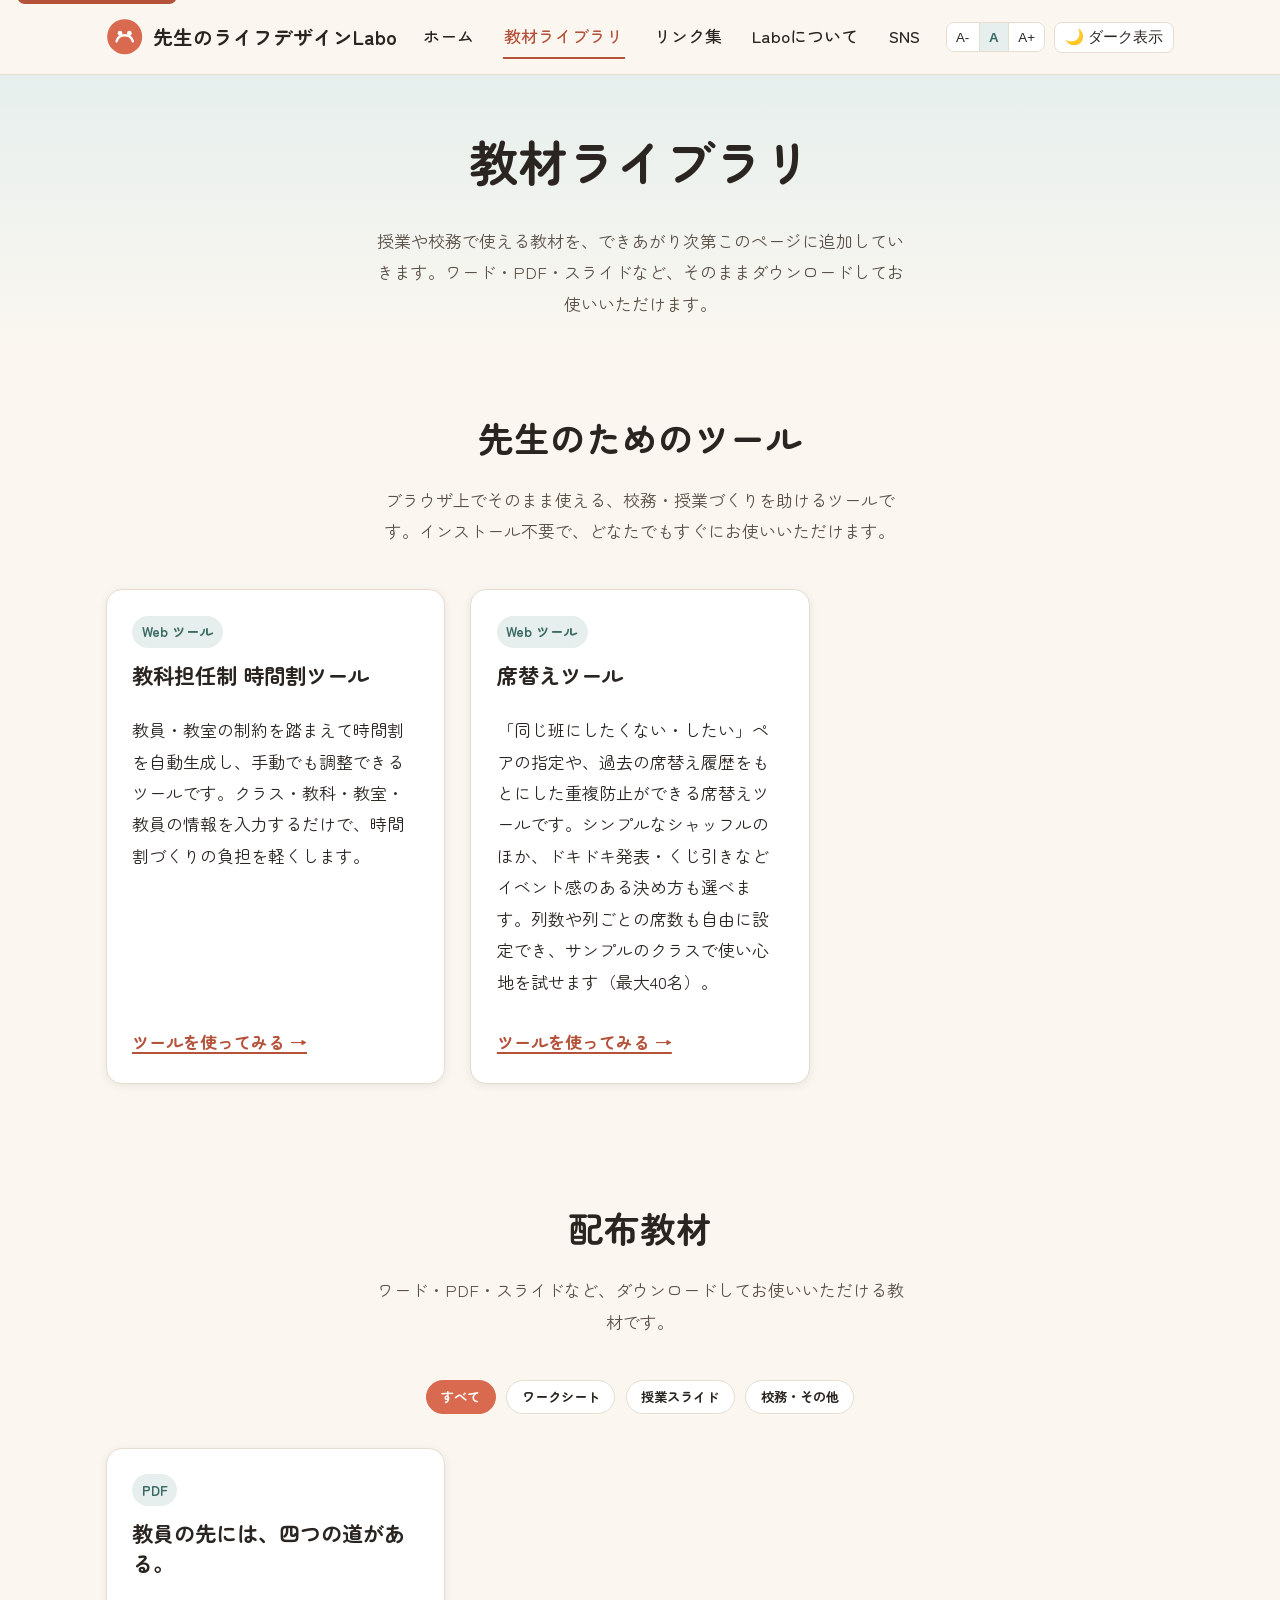
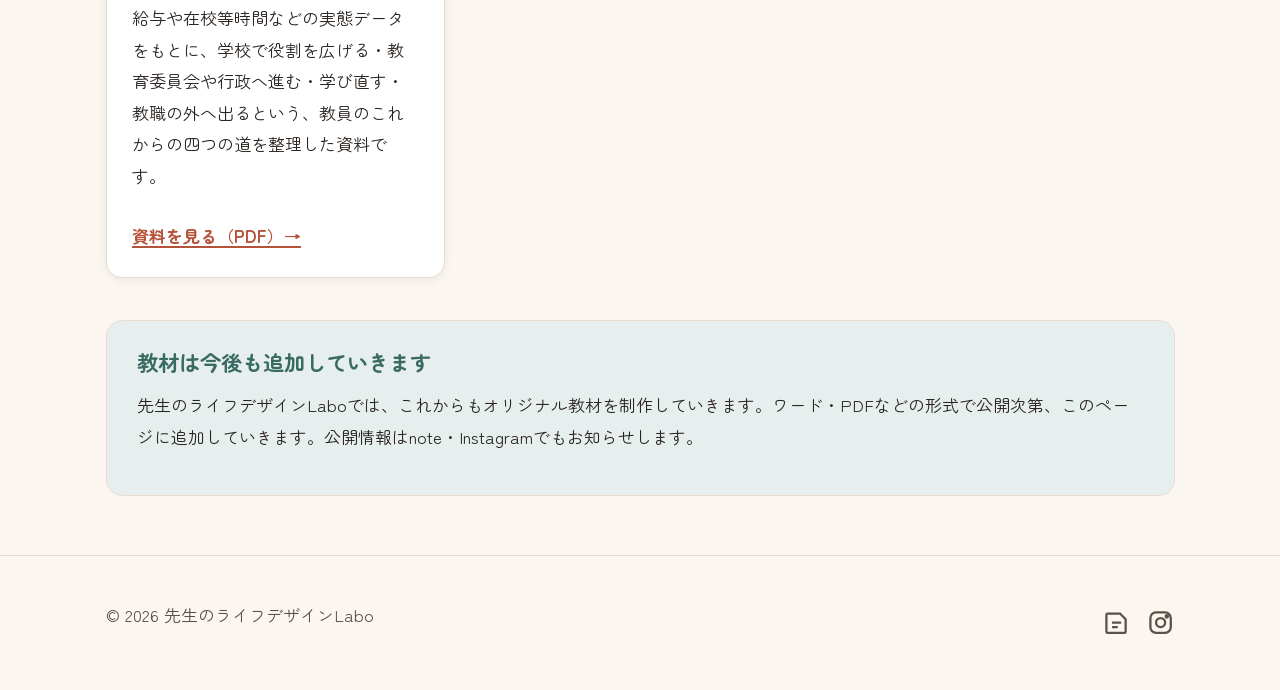
<file: materials.html>
<!doctype html>
<html lang="ja">
<head>
<meta charset="UTF-8">
<meta name="viewport" content="width=device-width, initial-scale=1">
<title>教材ライブラリ | 先生のライフデザインLabo</title>
<meta name="description" content="先生のライフデザインLaboが公開する授業教材・ワークシート・スライドのライブラリです。ワード・PDFなど各種形式でダウンロードできます。">
<link rel="icon" type="image/svg+xml" href="assets/favicon.svg">
<link rel="preconnect" href="https://fonts.googleapis.com">
<link rel="preconnect" href="https://fonts.gstatic.com" crossorigin>
<link href="https://fonts.googleapis.com/css2?family=Zen+Maru+Gothic:wght@400;500;700;900&display=swap" rel="stylesheet">
<link rel="stylesheet" href="css/style.css">
</head>
<body>
<a class="skip-link" href="#main">本文へスキップ</a>

<header class="site-header">
  <div class="header-inner">
    <a class="brand" href="index.html">
      <svg class="brand-mark" viewBox="0 0 64 64" aria-hidden="true">
        <circle cx="32" cy="32" r="30" fill="var(--color-primary)"/>
        <path d="M18 40c4-14 24-14 28 0" stroke="#fff" stroke-width="4" fill="none" stroke-linecap="round"/>
        <circle cx="24" cy="26" r="4" fill="#fff"/>
        <circle cx="40" cy="26" r="4" fill="#fff"/>
      </svg>
      <span>先生のライフデザインLabo</span>
    </a>
    <button class="nav-toggle" aria-expanded="false" aria-controls="main-nav" aria-label="メニューを開閉する">
      <span></span>
    </button>
    <nav class="main-nav" id="main-nav" aria-label="メインナビゲーション">
      <a href="index.html">ホーム</a>
      <a href="materials.html" aria-current="page">教材ライブラリ</a>
      <a href="links.html">リンク集</a>
      <a href="about.html">Laboについて</a>
      <a href="index.html#sns">SNS</a>
    </nav>
    <div class="header-tools">
      <div class="fontsize-group" role="group" aria-label="文字サイズ変更">
        <button type="button" data-size="s" aria-pressed="false" aria-label="文字を小さくする">A-</button>
        <button type="button" data-size="m" aria-pressed="true" aria-label="標準の文字サイズにする">A</button>
        <button type="button" data-size="l" aria-pressed="false" aria-label="文字を大きくする">A+</button>
      </div>
      <button type="button" class="tool-btn" id="theme-toggle" aria-pressed="false">🌙 ダーク表示</button>
    </div>
  </div>
</header>

<main id="main">

  <section class="page-hero">
    <div class="container">
      <h1>教材ライブラリ</h1>
      <p>授業や校務で使える教材を、できあがり次第このページに追加していきます。ワード・PDF・スライドなど、そのままダウンロードしてお使いいただけます。</p>
    </div>
  </section>

  <section aria-labelledby="tools-heading">
    <div class="container">
      <div class="section-head">
        <h2 id="tools-heading">先生のためのツール</h2>
        <p>ブラウザ上でそのまま使える、校務・授業づくりを助けるツールです。インストール不要で、どなたでもすぐにお使いいただけます。</p>
      </div>
      <div class="material-grid">
        <article class="material-card">
          <span class="file-badge">Web ツール</span>
          <h3>教科担任制 時間割ツール</h3>
          <p>教員・教室の制約を踏まえて時間割を自動生成し、手動でも調整できるツールです。クラス・教科・教室・教員の情報を入力するだけで、時間割づくりの負担を軽くします。</p>
          <a class="download-link" href="tools/jikanwari-tool.html" target="_blank" rel="noopener noreferrer">ツールを使ってみる →</a>
        </article>
        <article class="material-card">
          <span class="file-badge">Web ツール</span>
          <h3>席替えツール</h3>
          <p>「同じ班にしたくない・したい」ペアの指定や、過去の席替え履歴をもとにした重複防止ができる席替えツールです。シンプルなシャッフルのほか、ドキドキ発表・くじ引きなどイベント感のある決め方も選べます。列数や列ごとの席数も自由に設定でき、サンプルのクラスで使い心地を試せます（最大40名）。</p>
          <a class="download-link" href="tools/sekigae-tool.html" target="_blank" rel="noopener noreferrer">ツールを使ってみる →</a>
        </article>
      </div>
    </div>
  </section>

  <section aria-labelledby="downloads-heading">
    <div class="container">
      <div class="section-head">
        <h2 id="downloads-heading">配布教材</h2>
        <p>ワード・PDF・スライドなど、ダウンロードしてお使いいただける教材です。</p>
      </div>
      <div class="filter-bar" role="group" aria-label="教材のカテゴリー絞り込み">
        <button type="button" class="filter-btn" data-filter="all" aria-pressed="true">すべて</button>
        <button type="button" class="filter-btn" data-filter="worksheet" aria-pressed="false">ワークシート</button>
        <button type="button" class="filter-btn" data-filter="slide" aria-pressed="false">授業スライド</button>
        <button type="button" class="filter-btn" data-filter="other" aria-pressed="false">校務・その他</button>
      </div>

      <div class="material-grid">

        <!-- 実際の教材が完成したら、同じ構造で <article class="material-card" data-category="..."> を追加してください。 -->
        <article class="material-card" data-category="other">
          <span class="file-badge">PDF</span>
          <h3>教員の先には、四つの道がある。</h3>
          <p>給与や在校等時間などの実態データをもとに、学校で役割を広げる・教育委員会や行政へ進む・学び直す・教職の外へ出るという、教員のこれからの四つの道を整理した資料です。</p>
          <a class="download-link" href="materials/teacher-four-paths.pdf" target="_blank" rel="noopener noreferrer">資料を見る（PDF）→</a>
        </article>

      </div>

      <p class="empty-state" hidden>このカテゴリーの教材は、まだありません。</p>

      <div class="notice-box">
        <h3>教材は今後も追加していきます</h3>
        <p>先生のライフデザインLaboでは、これからもオリジナル教材を制作していきます。ワード・PDFなどの形式で公開次第、このページに追加していきます。公開情報はnote・Instagramでもお知らせします。</p>
      </div>
    </div>
  </section>

</main>

<footer class="site-footer">
  <div class="container footer-inner">
    <p>&copy; 2026 先生のライフデザインLabo</p>
    <nav class="footer-sns" aria-label="SNSリンク">
      <a href="https://note.com/tcer_lifedesign" target="_blank" rel="noopener noreferrer" aria-label="noteを開く">
        <svg viewBox="0 0 24 24" fill="none" stroke="currentColor" stroke-width="2" aria-hidden="true"><path d="M4 4h11l5 5v11a1 1 0 0 1-1 1H4a1 1 0 0 1-1-1V5a1 1 0 0 1 1-1z"/><path d="M8 12h8M8 16h5"/></svg>
      </a>
      <a href="https://www.instagram.com/teacher.life.design/" target="_blank" rel="noopener noreferrer" aria-label="Instagramを開く">
        <svg viewBox="0 0 24 24" fill="none" stroke="currentColor" stroke-width="2" aria-hidden="true"><rect x="3" y="3" width="18" height="18" rx="5"/><circle cx="12" cy="12" r="4"/><circle cx="17.5" cy="6.5" r="1"/></svg>
      </a>
    </nav>
  </div>
</footer>

<script src="js/main.js"></script>
</body>
</html>
</file>
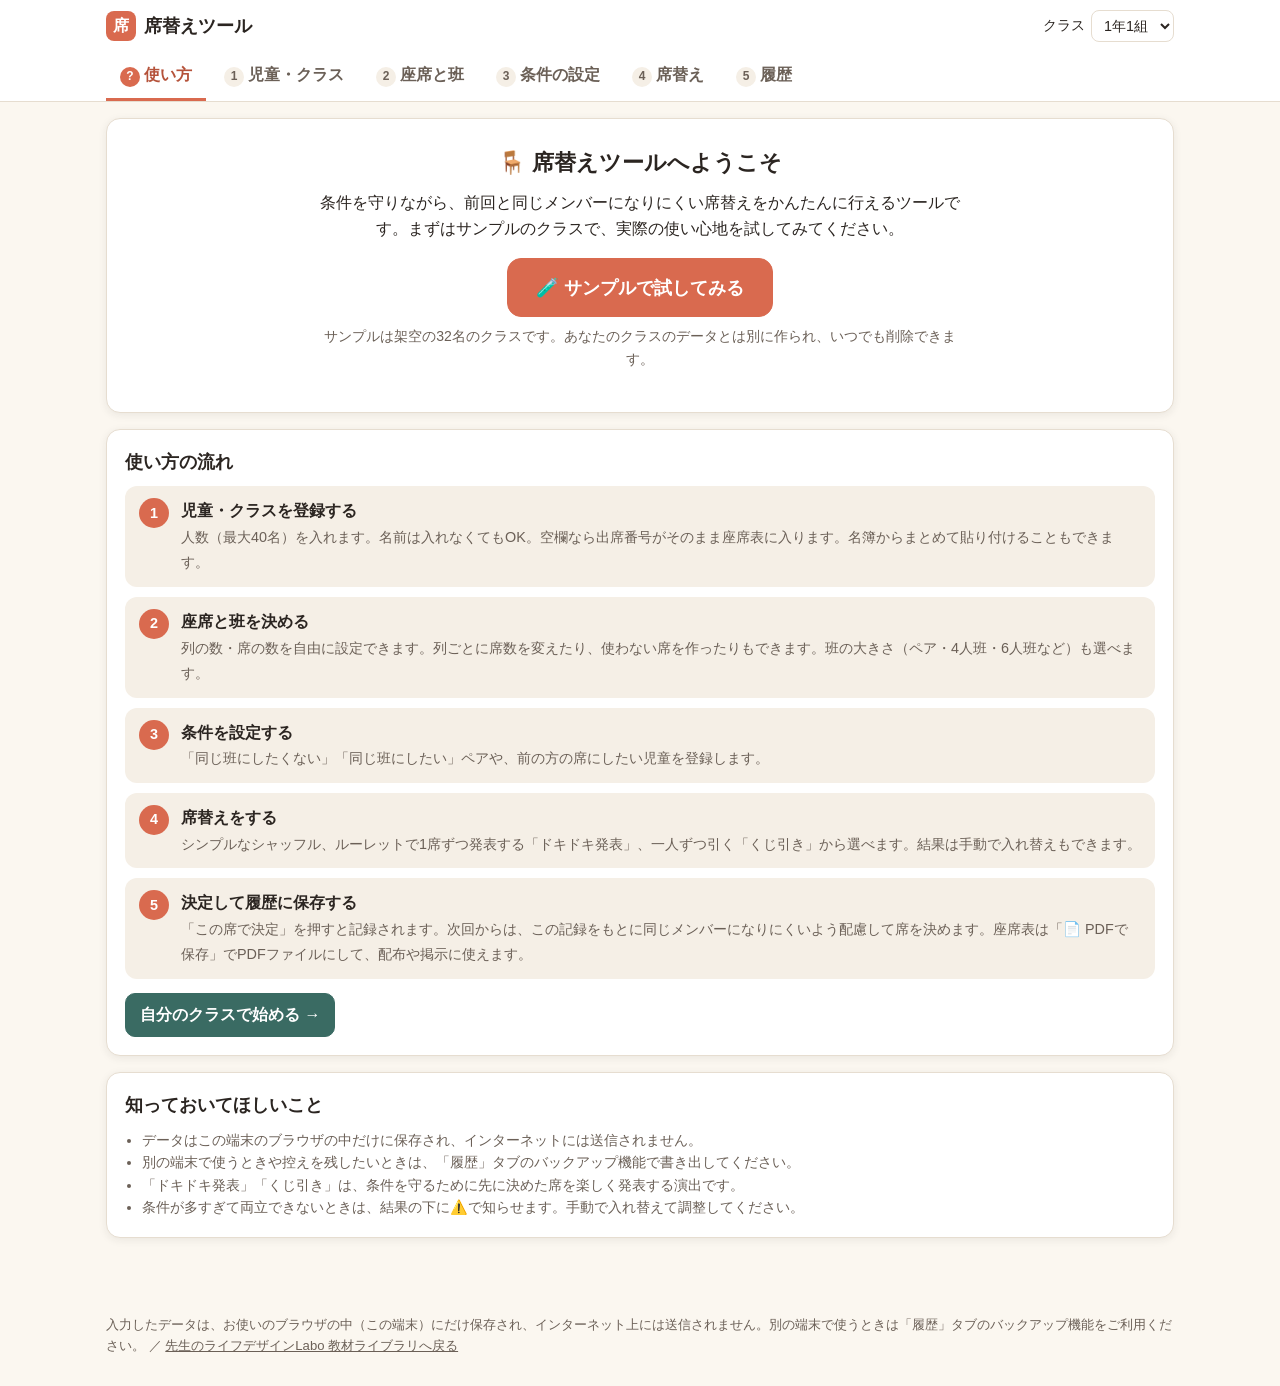
<file: tools/sekigae-tool.html>
<!DOCTYPE html>
<html lang="ja">
<head>
<meta charset="UTF-8" />
<meta name="viewport" content="width=device-width, initial-scale=1" />
<title>席替えツール</title>
<meta name="description" content="条件指定・履歴による重複防止・くじ引き演出に対応した、先生のための席替えツールです。" />
<meta name="theme-color" content="#d96a4f" />
<link rel="icon" href="data:image/svg+xml,%3Csvg xmlns='http://www.w3.org/2000/svg' viewBox='0 0 100 100'%3E%3Crect width='100' height='100' rx='20' fill='%23d96a4f'/%3E%3Ctext x='50' y='68' font-size='58' text-anchor='middle' fill='white' font-family='sans-serif'%3E席%3C/text%3E%3C/svg%3E" />
<style>
  :root {
    --bg: #fbf7f0;
    --surface: #ffffff;
    --surface-2: #f5efe6;
    --text: #2b2521;
    --muted: #6b6057;
    --primary: #d96a4f;
    --primary-dark: #b5523a;
    --primary-soft: #fbe7e1;
    --secondary: #3a6b63;
    --secondary-soft: #e6efed;
    --accent: #e8a63a;
    --danger: #c0392b;
    --danger-soft: #fdecea;
    --ok: #2e7d4f;
    --ok-soft: #e5f4ea;
    --border: #e6ddd0;
    --focus: #1a56db;
    --g0: #fdeee8; --g1: #e8f1ef; --g2: #fdf3dc; --g3: #ece9f7; --g4: #e7f0fb;
    --seat-off: repeating-linear-gradient(45deg, #efe9e0 0 6px, #f7f3ec 6px 12px);
    --shadow: 0 2px 8px rgba(43, 37, 33, 0.08);
    --radius: 14px;
    --font: "Hiragino Maru Gothic ProN", "Zen Maru Gothic", "Yu Gothic", "Meiryo", sans-serif;
  }
  @media (prefers-color-scheme: dark) {
    :root {
      --bg: #1f1a16; --surface: #2b2420; --surface-2: #342c27; --text: #f3ece3; --muted: #c4b8ab;
      --primary: #ec8b72; --primary-dark: #f2a28d; --primary-soft: #4a2e26;
      --secondary: #8cc2b8; --secondary-soft: #283a37; --accent: #f0b95a;
      --danger: #f08070; --danger-soft: #4a2723; --ok: #7fd09c; --ok-soft: #22392b;
      --border: #463b33; --focus: #8ab4ff;
      --g0: #43302a; --g1: #2c3d3a; --g2: #413824; --g3: #35314a; --g4: #2b3747;
      --seat-off: repeating-linear-gradient(45deg, #2a231f 0 6px, #231d19 6px 12px);
      --shadow: 0 2px 8px rgba(0, 0, 0, 0.35);
    }
  }
  * { box-sizing: border-box; }
  html, body { margin: 0; padding: 0; }
  body { background: var(--bg); color: var(--text); font-family: var(--font); line-height: 1.6; -webkit-tap-highlight-color: transparent; }
  button, input, select, textarea { font: inherit; color: inherit; }
  :focus-visible { outline: 3px solid var(--focus); outline-offset: 2px; }

  .app-header { background: var(--surface); border-bottom: 1px solid var(--border); position: sticky; top: 0; z-index: 20; }
  .app-header .inner { max-width: 1100px; margin: 0 auto; padding: 10px 16px; display: flex; align-items: center; gap: 12px; flex-wrap: wrap; }
  .app-title { font-size: 1.15rem; font-weight: 700; margin: 0; display: flex; align-items: center; gap: 8px; }
  .app-title .logo { width: 30px; height: 30px; border-radius: 8px; background: var(--primary); color: #fff; display: grid; place-items: center; font-size: 1rem; }
  .class-pill { margin-left: auto; display: flex; align-items: center; gap: 6px; font-size: .9rem; }
  .class-pill select { padding: 6px 8px; border-radius: 8px; border: 1px solid var(--border); background: var(--surface); max-width: 180px; }

  .tabs { max-width: 1100px; margin: 0 auto; padding: 0 16px; display: flex; gap: 4px; overflow-x: auto; scrollbar-width: none; }
  .tabs::-webkit-scrollbar { display: none; }
  .tab { border: 0; background: transparent; padding: 10px 14px; border-bottom: 3px solid transparent; cursor: pointer; white-space: nowrap; color: var(--muted); font-weight: 600; }
  .tab[aria-selected="true"] { color: var(--primary-dark); border-bottom-color: var(--primary); }
  .tab .step { display: inline-grid; place-items: center; width: 20px; height: 20px; border-radius: 50%; background: var(--surface-2); font-size: .75rem; margin-right: 4px; }
  .tab[aria-selected="true"] .step { background: var(--primary); color: #fff; }

  main { max-width: 1100px; margin: 0 auto; padding: 16px 16px 60px; }
  .card { background: var(--surface); border: 1px solid var(--border); border-radius: var(--radius); padding: 18px; margin-bottom: 16px; box-shadow: var(--shadow); }
  .card h2 { font-size: 1.1rem; margin: 0 0 10px; }
  .card h3 { font-size: 1rem; margin: 14px 0 8px; }
  .hint { color: var(--muted); font-size: .88rem; margin: 6px 0; }
  .row { display: flex; gap: 8px; flex-wrap: wrap; align-items: center; }
  .grid2 { display: grid; grid-template-columns: repeat(auto-fit, minmax(280px, 1fr)); gap: 16px; }

  .btn { border: 1px solid var(--border); background: var(--surface); padding: 8px 14px; border-radius: 10px; cursor: pointer; font-weight: 600; transition: transform .05s, background .15s; }
  .btn:hover { background: var(--surface-2); }
  .btn:active { transform: translateY(1px); }
  .btn.primary { background: var(--primary); color: #fff; border-color: var(--primary); }
  .btn.primary:hover { background: var(--primary-dark); border-color: var(--primary-dark); }
  .btn.secondary { background: var(--secondary); color: #fff; border-color: var(--secondary); }
  @media (prefers-color-scheme: dark) { .btn.primary, .btn.secondary { color: #1f1a16; } }
  .btn.danger { color: var(--danger); border-color: var(--danger); }
  .btn.danger:hover { background: var(--danger-soft); }
  .btn.big { padding: 14px 28px; font-size: 1.15rem; border-radius: 14px; }
  .btn.small { padding: 4px 10px; font-size: .85rem; }
  .btn:disabled { opacity: .5; cursor: not-allowed; }

  input[type="text"], input[type="number"], select, textarea { padding: 7px 10px; border: 1px solid var(--border); border-radius: 8px; background: var(--surface); }
  input[type="number"] { width: 80px; }
  textarea { width: 100%; min-height: 140px; }
  label.inline { display: inline-flex; align-items: center; gap: 6px; }

  .student-table { width: 100%; border-collapse: collapse; margin-top: 10px; }
  .student-table th, .student-table td { border-bottom: 1px solid var(--border); padding: 6px 8px; text-align: left; }
  .student-table th { font-size: .85rem; color: var(--muted); font-weight: 600; }
  .student-table td.no { width: 60px; font-weight: 700; }
  .student-table input[type="text"] { width: 100%; }
  .student-table td.chk { width: 120px; white-space: nowrap; font-size: .9rem; }
  .students-wrap { display: grid; grid-template-columns: repeat(auto-fit, minmax(320px, 1fr)); gap: 0 24px; }

  .chips { display: flex; flex-direction: column; gap: 6px; margin-top: 10px; }
  .chip { display: flex; align-items: center; justify-content: space-between; gap: 8px; padding: 8px 12px; border-radius: 10px; background: var(--surface-2); }
  .chip.ng { background: var(--danger-soft); }
  .chip.tg { background: var(--ok-soft); }
  .empty { color: var(--muted); font-size: .9rem; padding: 8px 0; }

  /* 座席表 */
  .seatmap { display: flex; flex-direction: column; gap: 10px; align-items: stretch; }
  .board { text-align: center; background: var(--secondary); color: #fff; border-radius: 8px; padding: 6px; font-weight: 700; letter-spacing: .2em; max-width: 60%; margin: 0 auto; width: 100%; }
  @media (prefers-color-scheme: dark) { .board { color: #1f1a16; } }
  .seats { display: grid; gap: 4px; }
  .seat { position: relative; min-height: 56px; border-radius: 10px; border: 1px solid var(--border); background: var(--surface); display: flex; flex-direction: column; align-items: center; justify-content: center; padding: 4px 2px; text-align: center; word-break: break-all; line-height: 1.25; transition: box-shadow .15s, transform .15s; }
  .seat.g0 { background: var(--g0); } .seat.g1 { background: var(--g1); } .seat.g2 { background: var(--g2); } .seat.g3 { background: var(--g3); } .seat.g4 { background: var(--g4); }
  .seat.gr { margin-right: 10px; } .seat.gb { margin-bottom: 10px; }
  .seat.off { background: var(--seat-off); border-style: dashed; color: var(--muted); }
  .seat .no { font-size: .72rem; color: var(--muted); }
  .seat .nm { font-size: clamp(.78rem, 2.2vw, 1.05rem); font-weight: 700; }
  .seat .nm.num { font-size: clamp(1rem, 3vw, 1.4rem); }
  .seat.vacant .nm { color: var(--muted); font-weight: 400; font-size: .8rem; }
  .seat.hidden .nm { color: var(--muted); font-size: 1.4rem; }
  .seat.clickable { cursor: pointer; }
  .seat.clickable:hover { box-shadow: 0 0 0 2px var(--accent); }
  .seat.selected { box-shadow: 0 0 0 3px var(--primary); transform: scale(1.04); }
  .seat.warn { box-shadow: inset 0 0 0 2px var(--danger); }
  .seat.pop { animation: pop .5s ease; }
  .seat .badge { position: absolute; top: 2px; right: 4px; font-size: .7rem; }
  @keyframes pop { 0% { transform: scale(.6); opacity: 0; } 60% { transform: scale(1.12); opacity: 1; } 100% { transform: scale(1); } }

  .colctl { display: flex; flex-direction: column; align-items: center; gap: 2px; font-size: .7rem; color: var(--muted); padding-top: 4px; }
  .colctl input[type="number"] { width: 100%; max-width: 64px; text-align: center; padding: 4px; }
  .colctl.gr { margin-right: 10px; }
  .sub-card { background: var(--surface-2); border-radius: 12px; padding: 12px 14px; margin-top: 12px; }
  .presets { display: flex; gap: 6px; flex-wrap: wrap; margin-top: 8px; }
  .presets .btn[aria-pressed="true"] { border-color: var(--primary); background: var(--primary-soft); color: var(--primary-dark); }
  .sample-banner { background: var(--g2); border: 2px dashed var(--accent); border-radius: var(--radius); padding: 14px 16px; margin-bottom: 16px; }
  .sample-banner strong { display: block; margin-bottom: 4px; }
  .sample-banner p { margin: 4px 0 10px; font-size: .92rem; }
  .guide-steps { list-style: none; padding: 0; margin: 0; display: grid; gap: 10px; }
  .guide-steps li { display: flex; gap: 12px; align-items: flex-start; background: var(--surface-2); border-radius: 12px; padding: 12px 14px; }
  .guide-steps .num { flex: none; width: 30px; height: 30px; border-radius: 50%; background: var(--primary); color: #fff; display: grid; place-items: center; font-weight: 700; }
  .guide-steps b { display: block; }
  .guide-steps span { font-size: .9rem; color: var(--muted); }
  .hero-guide { text-align: center; padding: 26px 18px; }
  .hero-guide p { max-width: 640px; margin: 8px auto 16px; }
  @media (max-width: 600px) { .colctl.gr { margin-right: 5px; } }
  .layout-info { display: flex; gap: 16px; flex-wrap: wrap; margin: 10px 0; font-size: .95rem; }
  .layout-info .ok { color: var(--ok); font-weight: 700; } .layout-info .ng { color: var(--danger); font-weight: 700; }

  /* 方法の選択 */
  .methods { display: grid; grid-template-columns: repeat(auto-fit, minmax(220px, 1fr)); gap: 12px; }
  .method { border: 2px solid var(--border); border-radius: 14px; padding: 14px; cursor: pointer; background: var(--surface); text-align: left; }
  .method[aria-checked="true"] { border-color: var(--primary); background: var(--primary-soft); }
  .method .emoji { font-size: 1.8rem; }
  .method strong { display: block; font-size: 1.05rem; margin: 4px 0; }
  .method span { color: var(--muted); font-size: .88rem; }

  .report { list-style: none; padding: 0; margin: 10px 0 0; display: flex; flex-direction: column; gap: 6px; }
  .report li { padding: 8px 12px; border-radius: 10px; background: var(--surface-2); font-size: .92rem; }
  .report li.good { background: var(--ok-soft); }
  .report li.bad { background: var(--danger-soft); }
  .status-tag { display: inline-block; padding: 2px 10px; border-radius: 999px; font-size: .8rem; font-weight: 700; }
  .status-tag.saved { background: var(--ok-soft); color: var(--ok); }
  .status-tag.unsaved { background: var(--primary-soft); color: var(--primary-dark); }

  .history-list { list-style: none; margin: 0; padding: 0; display: flex; flex-direction: column; gap: 8px; }
  .history-list li { display: flex; align-items: center; gap: 10px; padding: 10px 12px; background: var(--surface-2); border-radius: 10px; flex-wrap: wrap; }
  .history-list li.active { box-shadow: 0 0 0 2px var(--primary); }
  .history-list .date { font-weight: 700; }
  .history-list .spacer { flex: 1; }
  .pair-table { width: 100%; border-collapse: collapse; font-size: .92rem; }
  .pair-table td, .pair-table th { padding: 4px 8px; border-bottom: 1px solid var(--border); text-align: left; }

  /* 演出ステージ */
  .stage { position: fixed; inset: 0; z-index: 100; background: rgba(20, 16, 13, .88); color: #fff; display: flex; flex-direction: column; align-items: center; overflow-y: auto; padding: 20px 16px 40px; }
  .stage[hidden] { display: none; }
  .stage .close { position: absolute; top: 12px; right: 12px; background: rgba(255,255,255,.15); color: #fff; border: 0; border-radius: 10px; padding: 8px 12px; cursor: pointer; }
  .stage h2 { margin: 10px 0 4px; font-size: clamp(1.1rem, 3vw, 1.6rem); text-align: center; }
  .stage .sub { opacity: .8; margin: 0 0 12px; text-align: center; }
  .roulette { background: #fff; color: #2b2521; border-radius: 20px; min-width: min(90vw, 420px); padding: 20px 30px; text-align: center; font-size: clamp(2rem, 7vw, 3.6rem); font-weight: 800; margin: 10px 0; box-shadow: 0 8px 40px rgba(0,0,0,.4); }
  .roulette.spinning { color: #888; }
  .roulette.landed { animation: pop .5s ease; color: var(--primary-dark); }
  .stage .controls { display: flex; gap: 10px; flex-wrap: wrap; justify-content: center; margin: 12px 0; }
  .stage .btn { background: rgba(255,255,255,.12); color: #fff; border-color: rgba(255,255,255,.3); }
  .stage .btn.primary { background: var(--primary); border-color: var(--primary); color: #fff; }
  .stage .mini { width: min(96vw, 900px); background: var(--bg); color: var(--text); border-radius: 16px; padding: 12px; margin-top: 10px; }
  .lots { display: grid; grid-template-columns: repeat(auto-fill, minmax(62px, 1fr)); gap: 10px; width: min(96vw, 900px); margin: 10px 0; perspective: 800px; }
  .lot { aspect-ratio: 4 / 5; border: 0; padding: 0; background: transparent; cursor: pointer; position: relative; }
  .lot .inner { position: absolute; inset: 0; transition: transform .6s; transform-style: preserve-3d; }
  .lot.flipped .inner { transform: rotateY(180deg); }
  .lot .face { position: absolute; inset: 0; border-radius: 12px; display: grid; place-items: center; backface-visibility: hidden; -webkit-backface-visibility: hidden; font-weight: 800; padding: 6px; }
  .lot .front { background: linear-gradient(135deg, var(--c1), var(--c2)); color: #fff; font-size: 1.4rem; box-shadow: 0 4px 12px rgba(0,0,0,.35); border: 3px solid rgba(255,255,255,.6); }
  .lot:hover .front { filter: brightness(1.1); transform: translateY(-3px); }
  .lot .back { background: #fff; color: #2b2521; transform: rotateY(180deg); font-size: .72rem; line-height: 1.25; text-align: center; }
  .lot:disabled { cursor: default; }
  .lot.gone { visibility: hidden; }
  .drawer { font-size: clamp(1.4rem, 5vw, 2.4rem); font-weight: 800; color: var(--accent); }

  .confetti { position: fixed; top: -20px; width: 10px; height: 14px; z-index: 200; pointer-events: none; animation: fall linear forwards; }
  @keyframes fall { to { transform: translateY(110vh) rotate(720deg); } }

  .toast { position: fixed; left: 50%; bottom: 24px; transform: translateX(-50%); background: var(--text); color: var(--bg); padding: 10px 18px; border-radius: 999px; z-index: 300; font-size: .92rem; box-shadow: var(--shadow); max-width: 90vw; }
  .toast[hidden] { display: none; }

  .footer-note { max-width: 1100px; margin: 0 auto; padding: 0 16px 30px; color: var(--muted); font-size: .82rem; }
  .footer-note a { color: inherit; }

  @media (max-width: 600px) {
    .seat { min-height: 46px; border-radius: 7px; }
    .seat.gr { margin-right: 5px; } .seat.gb { margin-bottom: 6px; }
    .seats { gap: 3px; }
    .seat .no { font-size: .62rem; }
    .card { padding: 14px; }
  }
  @media (prefers-reduced-motion: reduce) {
    *, *::before, *::after { animation-duration: .01ms !important; transition-duration: .01ms !important; }
  }

  #print-area { display: none; }
  @media print {
    body { background: #fff; color: #000; }
    .app-header, main, .footer-note, .stage, .toast { display: none !important; }
    #print-area { display: block; padding: 10mm; }
    #print-area h1 { font-size: 16pt; margin: 0 0 6mm; }
    #print-area .seat { border: 1px solid #555; background: #fff !important; min-height: 18mm; }
    #print-area .seat .nm { font-size: 12pt; }
    #print-area .board { background: #fff; color: #000; border: 2px solid #000; }
  }
</style>
</head>
<body>

<header class="app-header">
  <div class="inner">
    <h1 class="app-title"><span class="logo" aria-hidden="true">席</span>席替えツール</h1>
    <div class="class-pill">
      <label for="class-switch">クラス</label>
      <select id="class-switch"></select>
    </div>
  </div>
  <nav class="tabs" role="tablist" aria-label="メニュー">
    <button class="tab" role="tab" data-tab="guide"><span class="step">?</span>使い方</button>
    <button class="tab" role="tab" data-tab="class"><span class="step">1</span>児童・クラス</button>
    <button class="tab" role="tab" data-tab="layout"><span class="step">2</span>座席と班</button>
    <button class="tab" role="tab" data-tab="rules"><span class="step">3</span>条件の設定</button>
    <button class="tab" role="tab" data-tab="shuffle"><span class="step">4</span>席替え</button>
    <button class="tab" role="tab" data-tab="history"><span class="step">5</span>履歴</button>
  </nav>
</header>

<main id="panel" role="tabpanel"></main>

<p class="footer-note">
  入力したデータは、お使いのブラウザの中（この端末）にだけ保存され、インターネット上には送信されません。別の端末で使うときは「履歴」タブのバックアップ機能をご利用ください。
  ／ <a href="../materials.html">先生のライフデザインLabo 教材ライブラリへ戻る</a>
</p>

<div class="stage" id="stage" hidden role="dialog" aria-modal="true" aria-label="席替えの発表"></div>
<div class="toast" id="toast" hidden role="status" aria-live="polite"></div>
<div id="print-area"></div>

<script>
(function () {
  "use strict";

  // ------------------------------------------------------------------
  // 定数・ユーティリティ
  // ------------------------------------------------------------------
  var STORE_KEY = "sekigae-tool::v1";
  var MAX_STUDENTS = 40;
  var MAX_ROWS = 12, MAX_COLS = 12, MAX_GROUP_SIDE = 6;
  var W_HARD = 1000;       // 除外・固定ペアの違反
  var W_FRONT = 500;       // 前方指定の違反
  var W_HISTORY = 10;      // 過去に同じ班だったペア（新しい記録ほど重い）
  var W_SAME_SEAT = 3;     // 前回とまったく同じ席

  function $(sel, el) { return (el || document).querySelector(sel); }
  function $all(sel, el) { return Array.prototype.slice.call((el || document).querySelectorAll(sel)); }
  function esc(s) {
    return String(s).replace(/[&<>"']/g, function (c) {
      return { "&": "&amp;", "<": "&lt;", ">": "&gt;", '"': "&quot;", "'": "&#39;" }[c];
    });
  }
  function uid() { return Date.now().toString(36) + Math.random().toString(36).slice(2, 8); }
  function range(n) { var a = []; for (var i = 0; i < n; i++) a.push(i); return a; }
  function shuffle(a) {
    for (var i = a.length - 1; i > 0; i--) { var j = Math.floor(Math.random() * (i + 1)); var t = a[i]; a[i] = a[j]; a[j] = t; }
    return a;
  }
  function clamp(v, lo, hi) { v = parseInt(v, 10); if (isNaN(v)) v = lo; return Math.max(lo, Math.min(hi, v)); }
  function fmtDate(iso) {
    var d = new Date(iso);
    return d.getFullYear() + "/" + (d.getMonth() + 1) + "/" + d.getDate() + " " + d.getHours() + ":" + String(d.getMinutes()).padStart(2, "0");
  }
  function reducedMotion() { return window.matchMedia && window.matchMedia("(prefers-reduced-motion: reduce)").matches; }
  function wait(ms) { return new Promise(function (r) { setTimeout(r, ms); }); }

  var toastTimer = null;
  function toast(msg) {
    var t = $("#toast");
    t.textContent = msg; t.hidden = false;
    clearTimeout(toastTimer);
    toastTimer = setTimeout(function () { t.hidden = true; }, 2600);
  }

  // ------------------------------------------------------------------
  // データ
  // ------------------------------------------------------------------
  function autoLayout(n) {
    var cols = n <= 16 ? 4 : 6;
    var rows = Math.max(1, Math.ceil(n / cols));
    if (rows % 2 === 1 && rows < MAX_ROWS) rows += 1; // 4人班がきれいに組めるように偶数行
    return { rows: rows, cols: cols, gw: 2, gh: 2, disabled: [] };
  }
  // 総席数と列数から並びを作る（余りは一番後ろの列の右側を「使わない席」にする）
  function layoutByTotal(total, cols, gw, gh) {
    cols = clamp(cols, 1, MAX_COLS);
    total = clamp(total, 1, MAX_COLS * MAX_ROWS);
    var rows = Math.min(MAX_ROWS, Math.ceil(total / cols));
    var L = { rows: rows, cols: cols, gw: gw, gh: gh, disabled: [] };
    var extra = rows * cols - Math.min(total, rows * cols);
    for (var k = 0; k < extra; k++) L.disabled.push((rows - 1) + "-" + (cols - 1 - k));
    return L;
  }
  // 列ごとの席数を設定する（前から n 席を使い、それより後ろは使わない席にする）
  function setColumnCount(L, col, n) {
    n = clamp(n, 0, MAX_ROWS);
    if (n > L.rows) {
      for (var r = L.rows; r < n; r++) for (var c2 = 0; c2 < L.cols; c2++) if (c2 !== col) L.disabled.push(r + "-" + c2);
      L.rows = n;
    }
    L.disabled = L.disabled.filter(function (k) { return +k.split("-")[1] !== col; });
    for (var r2 = n; r2 < L.rows; r2++) L.disabled.push(r2 + "-" + col);
    // 一番後ろの行がすべて使わない席なら、行ごと取り除く
    while (L.rows > 1 && range(L.cols).every(function (c3) { return L.disabled.indexOf((L.rows - 1) + "-" + c3) >= 0; })) {
      var last = L.rows - 1;
      L.disabled = L.disabled.filter(function (k) { return +k.split("-")[0] !== last; });
      L.rows--;
    }
  }
  function newClass(name, n) {
    return {
      id: uid(),
      name: name,
      students: range(n).map(function (i) { return { no: i + 1, name: "", front: false }; }),
      layout: autoLayout(n),
      ng: [],
      together: [],
      history: [],
      opt: { depth: 3, frontRows: 2, avoidSameSeat: true, lotteryOrder: "number", sound: true },
      draft: null
    };
  }
  // ---- サンプルクラス（使い方を体験するためのデータ） ----
  var SAMPLE_NAMES = [
    "青木 蓮", "石井 陽葵", "上田 湊", "大野 結菜", "小川 大和", "加藤 凛", "木村 陽翔", "工藤 芽依",
    "小林 悠真", "斉藤 咲良", "佐々木 蒼", "清水 結衣", "杉山 樹", "高橋 心春", "田中 律", "中村 美月",
    "西田 颯", "野口 杏", "橋本 悠人", "林 紬", "原田 朝陽", "平野 葵", "藤井 湊斗", "前田 ひなた",
    "松本 陸", "三浦 莉子", "村上 奏太", "森 さくら", "山口 翼", "山本 楓"
  ];
  function buildSampleClass() {
    var c = newClass("【サンプル】4年2組", 32);
    c.isSample = true;
    // 31・32番は名前を入れず、番号表示になる例にする
    SAMPLE_NAMES.forEach(function (n, i) { c.students[i].name = n; });
    c.students[4].front = true; c.students[11].front = true;
    c.layout = { rows: 6, cols: 6, gw: 2, gh: 2, disabled: ["5-0", "5-5"] };
    c.ng = [[1, 2], [7, 15], [20, 26]];
    c.together = [[9, 18]];
    // 過去2回分の履歴を作っておく
    var now = Date.now();
    [["1学期 最初の席", 60], ["1学期 2回目", 30]].forEach(function (h) {
      var seats = optimize(c);
      var names = {};
      c.students.forEach(function (st) { names[st.no] = st.name; });
      c.history.unshift({ id: uid(), date: new Date(now - h[1] * 86400000).toISOString(), label: h[0], layout: JSON.parse(JSON.stringify(c.layout)), seats: seats, names: names });
    });
    return c;
  }
  function openSample(reset) {
    var existing = db.classes.find(function (k) { return k.isSample; });
    if (existing && reset) {
      var fresh = buildSampleClass(); fresh.id = existing.id;
      db.classes[db.classes.indexOf(existing)] = fresh;
    } else if (!existing) {
      existing = buildSampleClass(); db.classes.push(existing);
    }
    db.currentId = (existing || {}).id || db.currentId;
    ui.selected = null; ui.historyView = null; ui.pairStudent = null;
    save(); goTab("class");
    toast(reset ? "サンプルを最初の状態に戻しました" : "サンプルクラスを開きました。自由に操作してみてください");
  }
  var SAMPLE_TIPS = {
    class: "1〜30番には名前、<b>31・32番は名前が空欄</b>です。空欄の児童は座席表に「31番」のように番号で表示されます。5番・12番には「前の方の席」のチェックが入っています。人数を変えたり、名前を書き換えたりしてみましょう。",
    layout: "6列の教室で、いちばん後ろの両端を空けています。座席表の下の<b>「列目」の数字</b>を変えると、列ごとの席数を自由に変えられます。班の大きさ（4人班・6人班など）も切り替えてみましょう。",
    rules: "「同じ班にしたくない」ペアが3組、「同じ班にしたい」ペアが1組登録されています。過去2回分の履歴もあるので、前回と同じメンバーになりにくくなります。ペアを追加・削除してみましょう。",
    shuffle: "3つの決め方を試してみましょう。結果の下に「条件が守られているか」「前回と同じ班のペアがいるか」が表示されます。席を2つ続けてタップすると入れ替えられます。「📄 PDFで保存」で座席表をPDFにできます。",
    history: "サンプルには過去2回分の記録が入っています。「表示」で当時の座席表を見たり、「同じ班になった回数」で児童を選んだりしてみましょう。"
  };
  var TAB_ORDER = ["guide", "class", "layout", "rules", "shuffle", "history"];
  function sampleBanner(c) {
    if (!c.isSample || ui.tab === "guide") return "";
    var next = TAB_ORDER[TAB_ORDER.indexOf(ui.tab) + 1];
    return '<div class="sample-banner"><strong>🧪 サンプルクラスで体験中です（自由に操作してOK）</strong><p>' + (SAMPLE_TIPS[ui.tab] || "") + "</p>" +
      '<div class="row">' + (next ? '<button class="btn primary small" data-act="goto" data-tab="' + next + '">次のステップへ →</button>' : "") +
      '<button class="btn small" data-act="sample-reset">サンプルを最初の状態に戻す</button>' +
      '<button class="btn small danger" data-act="sample-delete">サンプルを削除</button></div></div>';
  }
  function goTab(tab) {
    ui.tab = tab; ui.selected = null;
    try { sessionStorage.setItem("sekigae-tab", tab); } catch (err) {}
    render(); window.scrollTo(0, 0);
  }

  function defaultDb() {
    var c = newClass("1年1組", 30);
    return { classes: [c], currentId: c.id };
  }
  function load() {
    try {
      var raw = localStorage.getItem(STORE_KEY);
      if (raw) {
        var d = JSON.parse(raw);
        if (d && Array.isArray(d.classes) && d.classes.length) return normalizeDb(d);
      }
    } catch (e) { /* 保存領域が使えない場合は初期データで動かす */ }
    return defaultDb();
  }
  function normalizeDb(d) {
    d.classes.forEach(function (c) {
      var base = newClass(c.name || "クラス", 0);
      c.id = c.id || uid();
      c.students = Array.isArray(c.students) ? c.students : [];
      c.layout = Object.assign(base.layout, c.layout || {});
      c.ng = c.ng || []; c.together = c.together || []; c.history = c.history || [];
      c.opt = Object.assign(base.opt, c.opt || {});
      c.draft = c.draft || null;
    });
    if (!d.classes.some(function (c) { return c.id === d.currentId; })) d.currentId = d.classes[0].id;
    return d;
  }
  var firstVisit = false;
  try { firstVisit = !localStorage.getItem(STORE_KEY); } catch (e) {}
  var db = load();
  function save() {
    try { localStorage.setItem(STORE_KEY, JSON.stringify(db)); }
    catch (e) { toast("ブラウザに保存できませんでした（保存領域が使えない設定の可能性があります）"); }
  }
  function cls() { return db.classes.find(function (c) { return c.id === db.currentId; }) || db.classes[0]; }
  function student(c, no) { return c.students.find(function (s) { return s.no === no; }); }
  function hasName(c, no) { var s = student(c, no); return !!(s && s.name.trim()); }
  function dispName(c, no) { var s = student(c, no); return s && s.name.trim() ? s.name.trim() : no + "番"; }
  function fullLabel(c, no) { return hasName(c, no) ? no + "番 " + dispName(c, no) : no + "番"; }

  // ------------------------------------------------------------------
  // 座席・班の計算
  // ------------------------------------------------------------------
  function seatKey(layout, idx) { return Math.floor(idx / layout.cols) + "-" + (idx % layout.cols); }
  function seatCount(layout) { return layout.rows * layout.cols; }
  function isDisabled(layout, idx) { return layout.disabled.indexOf(seatKey(layout, idx)) >= 0; }
  function availableSeats(layout) { return range(seatCount(layout)).filter(function (i) { return !isDisabled(layout, i); }); }
  function groupOf(layout, idx) {
    var r = Math.floor(idx / layout.cols), c = idx % layout.cols;
    var perRow = Math.ceil(layout.cols / layout.gw);
    return Math.floor(r / layout.gh) * perRow + Math.floor(c / layout.gw);
  }
  function seatLabel(layout, idx) {
    var r = Math.floor(idx / layout.cols), c = idx % layout.cols;
    return "左から" + (c + 1) + "列目・前から" + (r + 1) + "番目";
  }
  function groupsOf(layout, seats) {
    var map = {};
    seats.forEach(function (no, idx) {
      if (!no) return;
      var g = groupOf(layout, idx);
      (map[g] = map[g] || []).push(no);
    });
    return Object.keys(map).map(function (k) { return map[k]; });
  }
  function pairKey(a, b) { return a < b ? a + "-" + b : b + "-" + a; }
  function pairsOf(layout, seats) {
    var set = {};
    groupsOf(layout, seats).forEach(function (g) {
      for (var i = 0; i < g.length; i++) for (var j = i + 1; j < g.length; j++) set[pairKey(g[i], g[j])] = true;
    });
    return set;
  }

  // ------------------------------------------------------------------
  // 最適化（焼きなまし法）: 条件を守りつつ、過去の班と被らない配置を探す
  // ------------------------------------------------------------------
  function optimize(c) {
    var L = c.layout, S = seatCount(L);
    var avail = availableSeats(L);
    var nos = c.students.map(function (s) { return s.no; });
    if (nos.length > avail.length) throw new Error("席の数が足りません。「座席と班」で席を増やしてください。");

    var N = MAX_STUDENTS + 1;
    var pw = new Float64Array(N * N);
    function addPair(a, b, w) { if (a < N && b < N) { pw[a * N + b] += w; pw[b * N + a] += w; } }
    var constant = 0;
    c.ng.forEach(function (p) { addPair(p[0], p[1], W_HARD); });
    c.together.forEach(function (p) { addPair(p[0], p[1], -W_HARD); constant += W_HARD; });

    var depth = c.opt.depth;
    var recent = c.history.slice(0, depth);
    recent.forEach(function (h, i) {
      var w = W_HISTORY * (depth - i);
      var ps = pairsOf(h.layout, h.seats);
      Object.keys(ps).forEach(function (k) { var ab = k.split("-"); addPair(+ab[0], +ab[1], w); });
    });

    // 個別コスト（前方指定・前回と同じ席）
    var ind = new Float64Array(N * S);
    var last = c.history[0];
    var lastSeatKey = {};
    if (last && c.opt.avoidSameSeat) last.seats.forEach(function (no, idx) { if (no) lastSeatKey[no] = seatKey(last.layout, idx); });
    c.students.forEach(function (s) {
      for (var idx = 0; idx < S; idx++) {
        var v = 0;
        if (s.front && Math.floor(idx / L.cols) >= c.opt.frontRows) v += W_FRONT;
        if (lastSeatKey[s.no] === seatKey(L, idx)) v += W_SAME_SEAT;
        ind[s.no * S + idx] = v;
      }
    });

    var gid = range(S).map(function (i) { return groupOf(L, i); });
    var groupSeats = {};
    avail.forEach(function (i) { (groupSeats[gid[i]] = groupSeats[gid[i]] || []).push(i); });

    function groupCost(seats, g) {
      var list = groupSeats[g], cost = 0;
      for (var i = 0; i < list.length; i++) {
        var a = seats[list[i]]; if (!a) continue;
        for (var j = i + 1; j < list.length; j++) { var b = seats[list[j]]; if (b) cost += pw[a * N + b]; }
      }
      return cost;
    }
    function totalCost(seats) {
      var cost = constant;
      Object.keys(groupSeats).forEach(function (g) { cost += groupCost(seats, +g); });
      avail.forEach(function (i) { if (seats[i]) cost += ind[seats[i] * S + i]; });
      return cost;
    }

    var best = null, bestCost = Infinity;
    var restarts = 6, iters = 25000;
    for (var r = 0; r < restarts; r++) {
      var seats = new Array(S).fill(0);
      var order = shuffle(avail.slice());
      shuffle(nos.slice()).forEach(function (no, k) { seats[order[k]] = no; });
      var cost = totalCost(seats);
      var T0 = 300, T1 = 0.3;
      for (var it = 0; it < iters; it++) {
        var T = T0 * Math.pow(T1 / T0, it / iters);
        var i1 = avail[Math.floor(Math.random() * avail.length)];
        var i2 = avail[Math.floor(Math.random() * avail.length)];
        if (i1 === i2 || (!seats[i1] && !seats[i2])) continue;
        var g1 = gid[i1], g2 = gid[i2];
        var before = (seats[i1] ? ind[seats[i1] * S + i1] : 0) + (seats[i2] ? ind[seats[i2] * S + i2] : 0);
        if (g1 !== g2) before += groupCost(seats, g1) + groupCost(seats, g2);
        var t = seats[i1]; seats[i1] = seats[i2]; seats[i2] = t;
        var after = (seats[i1] ? ind[seats[i1] * S + i1] : 0) + (seats[i2] ? ind[seats[i2] * S + i2] : 0);
        if (g1 !== g2) after += groupCost(seats, g1) + groupCost(seats, g2);
        var delta = after - before;
        if (delta <= 0 || Math.random() < Math.exp(-delta / T)) {
          cost += delta;
        } else {
          t = seats[i1]; seats[i1] = seats[i2]; seats[i2] = t;
        }
      }
      if (cost < bestCost - 1e-9 || (Math.abs(cost - bestCost) < 1e-9 && Math.random() < 0.5)) {
        bestCost = cost; best = seats.slice();
      }
    }
    return best.map(function (v) { return v || null; });
  }

  // 結果の点検（条件違反・前回との重複）
  function analyze(c, layout, seats) {
    var res = { ng: [], together: [], front: [], repeats: [], sameSeat: [], badSeats: {} };
    var ps = pairsOf(layout, seats);
    var pos = {};
    seats.forEach(function (no, idx) { if (no) pos[no] = idx; });
    c.ng.forEach(function (p) {
      if (ps[pairKey(p[0], p[1])]) { res.ng.push(p); res.badSeats[pos[p[0]]] = res.badSeats[pos[p[1]]] = true; }
    });
    c.together.forEach(function (p) {
      if (pos[p[0]] != null && pos[p[1]] != null && !ps[pairKey(p[0], p[1])]) { res.together.push(p); res.badSeats[pos[p[0]]] = res.badSeats[pos[p[1]]] = true; }
    });
    c.students.forEach(function (s) {
      if (s.front && pos[s.no] != null && Math.floor(pos[s.no] / layout.cols) >= c.opt.frontRows) { res.front.push(s.no); res.badSeats[pos[s.no]] = true; }
    });
    var last = previousRecord(c);
    if (last) {
      var lastPs = pairsOf(last.layout, last.seats);
      var fixed = {};
      c.together.forEach(function (p) { fixed[pairKey(p[0], p[1])] = true; });
      Object.keys(ps).forEach(function (k) { if (lastPs[k] && !fixed[k]) res.repeats.push(k.split("-").map(Number)); });
      last.seats.forEach(function (no, idx) {
        if (no && pos[no] != null && seatKey(last.layout, idx) === seatKey(layout, pos[no])) res.sameSeat.push(no);
      });
    }
    return res;
  }
  // 現在の下書きと比べる「前回」の記録（上書き保存した記録自身は除く）
  function previousRecord(c) {
    var savedId = c.draft && c.draft.savedId;
    return c.history.find(function (h) { return h.id !== savedId; }) || null;
  }

  // ------------------------------------------------------------------
  // 座席表の描画
  // ------------------------------------------------------------------
  function seatGridHTML(c, layout, seats, o) {
    o = o || {};
    var rows = range(layout.rows), cols = range(layout.cols);
    if (o.teacherView) { rows.reverse(); cols.reverse(); }
    var perRow = Math.ceil(layout.cols / layout.gw);
    var html = '<div class="seats" style="grid-template-columns:repeat(' + layout.cols + ',minmax(0,1fr))">';
    rows.forEach(function (r, ri) {
      cols.forEach(function (col, ci) {
        var idx = r * layout.cols + col;
        var cl = ["seat"];
        var nextC = cols[ci + 1], nextR = rows[ri + 1];
        if (nextC != null && Math.floor(nextC / layout.gw) !== Math.floor(col / layout.gw)) cl.push("gr");
        if (nextR != null && Math.floor(nextR / layout.gh) !== Math.floor(r / layout.gh)) cl.push("gb");
        var inner = "";
        if (isDisabled(layout, idx)) {
          cl.push("off");
          inner = o.edit ? '<span class="nm">✕</span><span class="no">使わない</span>' : "";
        } else {
          var gr = Math.floor(r / layout.gh), gc = Math.floor(col / layout.gw);
          cl.push("g" + ((gr * perRow + gc + gr) % 5));
          if (o.edit) {
            inner = '<span class="nm">席</span>';
          } else {
            var no = seats ? seats[idx] : null;
            if (o.hidden && o.hidden[idx]) { cl.push("hidden"); inner = '<span class="nm">？</span>'; }
            else if (o.flicker && no) { cl.push("hidden"); inner = '<span class="nm">' + esc(dispName(c, o.flicker())) + "</span>"; }
            else if (!no) { cl.push("vacant"); inner = '<span class="nm">空席</span>'; }
            else if (hasName(c, no)) inner = '<span class="no">' + no + '番</span><span class="nm">' + esc(dispName(c, no)) + "</span>";
            else inner = '<span class="nm num">' + no + "番</span>";
            if (o.bad && o.bad[idx]) { cl.push("warn"); inner += '<span class="badge" aria-label="条件に合っていません">⚠️</span>'; }
            if (o.popIdx === idx) cl.push("pop");
          }
          if (o.selected === idx) cl.push("selected");
        }
        if (o.clickable) cl.push("clickable");
        html += '<div class="' + cl.join(" ") + '" data-seat="' + idx + '"' + (o.clickable ? ' role="button" tabindex="0" aria-label="' + esc(seatLabel(layout, idx)) + '"' : "") + ">" + inner + "</div>";
      });
    });
    if (o.colCounts) {
      cols.forEach(function (col, ci) {
        var nextC = cols[ci + 1];
        var gap = nextC != null && Math.floor(nextC / layout.gw) !== Math.floor(col / layout.gw);
        var cnt = range(layout.rows).filter(function (r) { return !isDisabled(layout, r * layout.cols + col); }).length;
        html += '<div class="colctl' + (gap ? " gr" : "") + '"><input type="number" min="0" max="' + MAX_ROWS + '" value="' + cnt + '" data-colcount="' + col + '" aria-label="左から' + (col + 1) + '列目の席数"><span>' + (col + 1) + "列目</span></div>";
      });
    }
    html += "</div>";
    var board = '<div class="board">黒 板</div>';
    return '<div class="seatmap">' + (o.teacherView ? html + board : board + html) + "</div>";
  }

  // ------------------------------------------------------------------
  // 効果音・紙吹雪
  // ------------------------------------------------------------------
  var audioCtx = null;
  function beep(freq, dur, type, vol) {
    if (!cls().opt.sound) return;
    try {
      audioCtx = audioCtx || new (window.AudioContext || window.webkitAudioContext)();
      var o = audioCtx.createOscillator(), g = audioCtx.createGain();
      o.type = type || "square"; o.frequency.value = freq;
      g.gain.value = vol || 0.04;
      g.gain.exponentialRampToValueAtTime(0.0001, audioCtx.currentTime + dur);
      o.connect(g); g.connect(audioCtx.destination);
      o.start(); o.stop(audioCtx.currentTime + dur);
    } catch (e) { /* 音が出せない環境では無視 */ }
  }
  function fanfare() { [523, 659, 784, 1047].forEach(function (f, i) { setTimeout(function () { beep(f, 0.25, "triangle", 0.08); }, i * 110); }); }
  function confetti() {
    if (reducedMotion()) return;
    var colors = ["#d96a4f", "#e8a63a", "#3a6b63", "#6c8ee8", "#e86ca8", "#7fd09c"];
    for (var i = 0; i < 90; i++) {
      var s = document.createElement("span");
      s.className = "confetti";
      s.style.left = Math.random() * 100 + "vw";
      s.style.background = colors[i % colors.length];
      s.style.animationDuration = 2 + Math.random() * 2 + "s";
      s.style.animationDelay = Math.random() * 0.6 + "s";
      document.body.appendChild(s);
      setTimeout(function (el) { el.remove(); }.bind(null, s), 5000);
    }
  }

  // ------------------------------------------------------------------
  // 画面状態
  // ------------------------------------------------------------------
  var ui = {
    tab: "class",
    method: "simple",
    teacherView: false,
    selected: null,
    historyView: null,
    pairStudent: null,
    reveal: null   // 演出中の状態 { hidden: {idx:true}, flicker: fn }
  };
  try { var savedTab = sessionStorage.getItem("sekigae-tab"); if (savedTab) ui.tab = savedTab; } catch (e) {}
  if (firstVisit) ui.tab = "guide";

  function render() {
    var c = cls();
    $("#class-switch").innerHTML = db.classes.map(function (k) {
      return '<option value="' + k.id + '"' + (k.id === c.id ? " selected" : "") + ">" + esc(k.name) + "</option>";
    }).join("");
    $all(".tab").forEach(function (t) { t.setAttribute("aria-selected", t.dataset.tab === ui.tab ? "true" : "false"); });
    var p = $("#panel"), body;
    if (ui.tab === "guide") body = renderGuideTab(c);
    else if (ui.tab === "class") body = renderClassTab(c);
    else if (ui.tab === "layout") body = renderLayoutTab(c);
    else if (ui.tab === "rules") body = renderRulesTab(c);
    else if (ui.tab === "shuffle") body = renderShuffleTab(c);
    else body = renderHistoryTab(c);
    p.innerHTML = sampleBanner(c) + body;
  }

  // ---- 使い方 -----------------------------------------------------------
  function renderGuideTab(c) {
    var hasSample = db.classes.some(function (k) { return k.isSample; });
    function step(n, title, text) { return '<li><span class="num">' + n + "</span><div><b>" + title + "</b><span>" + text + "</span></div></li>"; }
    return '' +
      '<section class="card hero-guide"><h2 style="font-size:1.4rem">🪑 席替えツールへようこそ</h2>' +
      "<p>条件を守りながら、前回と同じメンバーになりにくい席替えをかんたんに行えるツールです。まずはサンプルのクラスで、実際の使い心地を試してみてください。</p>" +
      '<div class="row" style="justify-content:center"><button class="btn primary big" data-act="sample-open">🧪 サンプルで試してみる</button>' +
      (hasSample ? '<button class="btn" data-act="sample-reset">サンプルを最初の状態に戻す</button>' : "") + "</div>" +
      '<p class="hint">サンプルは架空の32名のクラスです。あなたのクラスのデータとは別に作られ、いつでも削除できます。</p></section>' +

      '<section class="card"><h2>使い方の流れ</h2><ol class="guide-steps">' +
      step(1, "児童・クラスを登録する", "人数（最大40名）を入れます。名前は入れなくてもOK。空欄なら出席番号がそのまま座席表に入ります。名簿からまとめて貼り付けることもできます。") +
      step(2, "座席と班を決める", "列の数・席の数を自由に設定できます。列ごとに席数を変えたり、使わない席を作ったりもできます。班の大きさ（ペア・4人班・6人班など）も選べます。") +
      step(3, "条件を設定する", "「同じ班にしたくない」「同じ班にしたい」ペアや、前の方の席にしたい児童を登録します。") +
      step(4, "席替えをする", "シンプルなシャッフル、ルーレットで1席ずつ発表する「ドキドキ発表」、一人ずつ引く「くじ引き」から選べます。結果は手動で入れ替えもできます。") +
      step(5, "決定して履歴に保存する", "「この席で決定」を押すと記録されます。次回からは、この記録をもとに同じメンバーになりにくいよう配慮して席を決めます。座席表は「📄 PDFで保存」でPDFファイルにして、配布や掲示に使えます。") +
      "</ol>" +
      '<div class="row" style="margin-top:14px"><button class="btn secondary" data-act="goto" data-tab="class">自分のクラスで始める →</button></div></section>' +

      '<section class="card"><h2>知っておいてほしいこと</h2><ul class="hint" style="padding-left:1.2em;margin:0">' +
      "<li>データはこの端末のブラウザの中だけに保存され、インターネットには送信されません。</li>" +
      "<li>別の端末で使うときや控えを残したいときは、「履歴」タブのバックアップ機能で書き出してください。</li>" +
      "<li>「ドキドキ発表」「くじ引き」は、条件を守るために先に決めた席を楽しく発表する演出です。</li>" +
      "<li>条件が多すぎて両立できないときは、結果の下に⚠️で知らせます。手動で入れ替えて調整してください。</li>" +
      "</ul></section>";
  }

  // ---- 1. 児童・クラス ------------------------------------------------
  function renderClassTab(c) {
    var half = Math.ceil(c.students.length / 2);
    function table(list) {
      return '<table class="student-table"><thead><tr><th>番号</th><th>名前（空欄なら番号で表示）</th><th>配慮</th></tr></thead><tbody>' +
        list.map(function (s) {
          return '<tr><td class="no">' + s.no + '番</td><td><input type="text" maxlength="20" data-name="' + s.no + '" value="' + esc(s.name) + '" placeholder="' + s.no + '番" aria-label="' + s.no + '番の名前"></td>' +
            '<td class="chk"><label class="inline"><input type="checkbox" data-front="' + s.no + '"' + (s.front ? " checked" : "") + '> 前の方の席</label></td></tr>';
        }).join("") + "</tbody></table>";
    }
    return '' +
      '<section class="card"><h2>クラス</h2>' +
      '<div class="row"><label class="inline">クラス名 <input type="text" id="class-name" maxlength="20" value="' + esc(c.name) + '"></label>' +
      '<button class="btn" data-act="add-class">＋ クラスを追加</button>' +
      '<button class="btn danger" data-act="del-class"' + (db.classes.length < 2 ? " disabled" : "") + '>このクラスを削除</button></div>' +
      '<p class="hint">複数のクラスを登録して、ヘッダーのプルダウンで切り替えられます。</p></section>' +

      '<section class="card"><h2>児童の登録</h2>' +
      '<div class="row"><label class="inline">人数 <input type="number" id="student-count" min="1" max="' + MAX_STUDENTS + '" value="' + c.students.length + '"> 名</label>' +
      '<button class="btn primary" data-act="apply-count">人数を反映</button><span class="hint">（最大' + MAX_STUDENTS + '名）</span></div>' +
      '<p class="hint">名前は入力しなくても大丈夫です。空欄のときは出席番号（例：「12番」）がそのまま座席表に入ります。「前の方の席」にチェックを入れた児童は、前から' + c.opt.frontRows + '列以内に配置されます（「条件の設定」で変更できます）。</p>' +
      '<details><summary>名前をまとめて貼り付ける</summary>' +
      '<p class="hint">名簿からコピーして、1行に1人ずつ貼り付けてください。上から順に1番、2番…に入ります。</p>' +
      '<textarea id="bulk-names" placeholder="山田 太郎&#10;佐藤 花子&#10;…"></textarea>' +
      '<div class="row" style="margin-top:8px"><button class="btn" data-act="bulk-names">貼り付けを反映</button><button class="btn danger" data-act="clear-names">名前をすべて消す</button></div></details>' +
      '<div class="students-wrap">' + table(c.students.slice(0, half)) + (c.students.length > half ? table(c.students.slice(half)) : "") + "</div></section>";
  }

  function applyCount(c, n) {
    n = clamp(n, 1, MAX_STUDENTS);
    if (n < c.students.length) {
      var removed = c.students.slice(n).filter(function (s) { return s.name.trim(); });
      if (removed.length && !confirm((n + 1) + "番以降の児童（名前入力済み " + removed.length + "名を含む）を削除します。よろしいですか？")) return false;
      c.students = c.students.slice(0, n);
      var keep = function (p) { return p[0] <= n && p[1] <= n; };
      c.ng = c.ng.filter(keep); c.together = c.together.filter(keep);
    } else {
      for (var i = c.students.length + 1; i <= n; i++) c.students.push({ no: i, name: "", front: false });
    }
    c.draft = null;
    if (availableSeats(c.layout).length < n) {
      c.layout = Object.assign(autoLayout(n), { gw: c.layout.gw, gh: c.layout.gh });
      toast("人数に合わせて座席の数を自動で調整しました");
    }
    return true;
  }

  // ---- 2. 座席と班 ------------------------------------------------------
  var GROUP_PRESETS = [
    { gw: 2, gh: 1, label: "2人ペア" },
    { gw: 3, gh: 1, label: "3人" },
    { gw: 2, gh: 2, label: "4人班" },
    { gw: 3, gh: 2, label: "6人班（横3）" },
    { gw: 2, gh: 3, label: "6人班（縦3）" }
  ];
  function renderLayoutTab(c) {
    var L = c.layout, avail = availableSeats(L).length, n = c.students.length;
    return '' +
      '<section class="card"><h2>座席の並び</h2>' +
      '<div class="row">' +
      '<label class="inline">横の列数 <input type="number" id="cols" min="1" max="' + MAX_COLS + '" value="' + L.cols + '"></label>' +
      '<label class="inline">前後の席数（いちばん多い列） <input type="number" id="rows" min="1" max="' + MAX_ROWS + '" value="' + L.rows + '"></label>' +
      '<button class="btn" data-act="auto-layout">人数に合わせて自動設定</button></div>' +
      '<div class="sub-card"><b>席の総数から並べる</b>' +
      '<div class="row" style="margin-top:6px"><label class="inline">席数 <input type="number" id="total-seats" min="1" max="' + (MAX_ROWS * MAX_COLS) + '" value="' + avail + '"> 席を</label>' +
      '<label class="inline"><input type="number" id="total-cols" min="1" max="' + MAX_COLS + '" value="' + L.cols + '"> 列に並べる</label>' +
      '<button class="btn" data-act="layout-total">この席数で並べる</button></div>' +
      '<p class="hint">割り切れないときは、いちばん後ろの右側を空けます。</p></div>' +
      '<div class="layout-info"><span>使える席：<b>' + avail + "</b> 席</span><span>児童：<b>" + n + "</b> 名</span>" +
      (avail >= n ? '<span class="ok">✓ 席は足りています' + (avail > n ? "（空席 " + (avail - n) + "）" : "") + "</span>" : '<span class="ng">⚠ 席が ' + (n - avail) + " 席足りません</span>") + "</div>" +
      "</section>" +

      '<section class="card"><h2>班（グループ）の組み方</h2>' +
      '<div class="row"><span>1つの班の大きさ：</span>' +
      '<label class="inline">横 <input type="number" id="gw" min="1" max="' + MAX_GROUP_SIDE + '" value="' + L.gw + '"> 人</label><span>×</span>' +
      '<label class="inline">縦 <input type="number" id="gh" min="1" max="' + MAX_GROUP_SIDE + '" value="' + L.gh + '"> 人</label>' +
      "<span>＝ 最大 <b>" + L.gw * L.gh + "</b> 人の班</span></div>" +
      '<div class="presets">' + GROUP_PRESETS.map(function (g, i) {
        return '<button class="btn small" data-act="group-preset" data-i="' + i + '" aria-pressed="' + (g.gw === L.gw && g.gh === L.gh) + '">' + g.label + "</button>";
      }).join("") + "</div>" +
      '<p class="hint">色分けされたまとまりが1つの班です。「同じ班にしたくない／したい」「前回と同じメンバーを避ける」は、この班の単位で判定します。列や席の数で割り切れない場合、端の班は少人数になります。</p>' +
      "</section>" +

      '<section class="card"><h2>座席表の編集</h2><p class="hint">・下の「列目」の数字で、<b>列ごとに前から何席置くか</b>を変えられます（0にするとその列は使いません）。<br>・席をタップすると「使わない席」に切り替わります。もう一度タップすると元に戻ります。</p>' +
      seatGridHTML(c, L, null, { edit: true, clickable: true, colCounts: true }) + "</section>";
  }

  // ---- 3. 条件の設定 ----------------------------------------------------
  function renderRulesTab(c) {
    function opts() {
      return c.students.map(function (s) { return '<option value="' + s.no + '">' + esc(fullLabel(c, s.no)) + "</option>"; }).join("");
    }
    function list(pairs, kind, mark) {
      if (!pairs.length) return '<p class="empty">まだ登録されていません。</p>';
      return '<div class="chips">' + pairs.map(function (p, i) {
        return '<div class="chip ' + kind + '"><span>' + esc(fullLabel(c, p[0])) + " " + mark + " " + esc(fullLabel(c, p[1])) + '</span><button class="btn small" data-act="del-pair" data-kind="' + kind + '" data-i="' + i + '">削除</button></div>';
      }).join("") + "</div>";
    }
    function adder(kind) {
      return '<div class="row"><select id="' + kind + '-a" aria-label="1人目">' + opts() + '</select><span>と</span><select id="' + kind + '-b" aria-label="2人目">' + opts() + '</select>' +
        '<button class="btn primary" data-act="add-pair" data-kind="' + kind + '">追加</button></div>';
    }
    var o = c.opt;
    return '' +
      '<div class="grid2">' +
      '<section class="card"><h2>🙅 同じ班にしたくない（除外ペア）</h2>' +
      '<p class="hint">この2人が同じ班（色のまとまり）にならないようにします。</p>' + adder("ng") + list(c.ng, "ng", "✕") + "</section>" +
      '<section class="card"><h2>🤝 同じ班にしたい（固定ペア）</h2>' +
      '<p class="hint">この2人が必ず同じ班になるようにします（サポート役の児童など）。</p>' + adder("tg") + list(c.together, "tg", "＆") + "</section>" +
      "</div>" +
      '<section class="card"><h2>🔁 履歴を使った重複防止</h2>' +
      '<div class="row"><label class="inline">直近 <input type="number" id="opt-depth" min="0" max="20" value="' + o.depth + '"> 回分の席替え記録を見て、同じ班だったメンバーとなるべく被らないようにする</label></div>' +
      '<p class="hint">新しい記録ほど強く避けます。0にすると履歴を考慮しません。現在の記録数：' + c.history.length + "件</p>" +
      '<div class="row"><label class="inline"><input type="checkbox" id="opt-same-seat"' + (o.avoidSameSeat ? " checked" : "") + "> 前回とまったく同じ席になるのも避ける</label></div>" +
      "</section>" +
      '<section class="card"><h2>👀 前の方の席の範囲</h2>' +
      '<div class="row"><label class="inline">「前の方の席」にチェックした児童は、前から <input type="number" id="opt-front" min="1" max="' + MAX_ROWS + '" value="' + o.frontRows + '"> 列以内に配置する</label></div>' +
      '<p class="hint">チェックは「児童・クラス」タブで設定します。（現在 ' + c.students.filter(function (s) { return s.front; }).length + " 名）</p></section>";
  }

  // ---- 4. 席替え --------------------------------------------------------
  var METHODS = [
    { id: "simple", emoji: "🔀", name: "シンプルにシャッフル", desc: "ボタン1つで、すぐに新しい席を決めます。" },
    { id: "dokidoki", emoji: "🥁", name: "ドキドキ発表", desc: "ルーレットで1席ずつ名前を発表。テレビ番組のような盛り上がりに。" },
    { id: "lottery", emoji: "🎫", name: "くじ引き", desc: "一人ずつ前に出て、好きなくじを選んでめくる形式です。" }
  ];
  function renderShuffleTab(c) {
    var d = c.draft;
    var html = '<section class="card"><h2>決め方を選ぶ</h2><div class="methods" role="radiogroup" aria-label="決め方">' +
      METHODS.map(function (m) {
        return '<button class="method" role="radio" data-method="' + m.id + '" aria-checked="' + (ui.method === m.id) + '"><div class="emoji" aria-hidden="true">' + m.emoji + "</div><strong>" + m.name + "</strong><span>" + m.desc + "</span></button>";
      }).join("") + "</div>";
    if (ui.method === "lottery") {
      html += '<div class="row" style="margin-top:12px"><span>くじを引く順番：</span>' +
        '<label class="inline"><input type="radio" name="lot-order" value="number"' + (c.opt.lotteryOrder === "number" ? " checked" : "") + "> 出席番号順</label>" +
        '<label class="inline"><input type="radio" name="lot-order" value="random"' + (c.opt.lotteryOrder === "random" ? " checked" : "") + "> ランダム</label></div>";
    }
    if (ui.method !== "simple") {
      html += '<p class="hint">※ 除外・固定ペアや履歴の条件を必ず守るため、席は先にコンピュータが決めています。発表やくじ引きは、その結果を楽しく発表するための演出です。</p>';
    }
    html += '<div class="row" style="margin-top:14px"><button class="btn primary big" data-act="start">🎲 席替えスタート</button>' +
      '<label class="inline"><input type="checkbox" id="opt-sound"' + (c.opt.sound ? " checked" : "") + "> 効果音</label></div></section>";

    if (d && d.seats) {
      var a = analyze(c, d.layout, d.seats);
      var hidden = ui.reveal && ui.reveal.hidden;
      html += '<section class="card" id="result-card"><div class="row" style="justify-content:space-between"><h2 style="margin:0">席替えの結果 ' +
        (d.savedId && !d.dirty ? '<span class="status-tag saved">履歴に保存済み</span>' : '<span class="status-tag unsaved">' + (d.savedId ? "変更あり（未保存）" : "未保存") + "</span>") + "</h2>" +
        '<div class="row"><button class="btn small" data-act="toggle-view">' + (ui.teacherView ? "👧 児童から見た向きにする" : "🧑‍🏫 先生から見た向きにする") + "</button></div></div>" +
        '<p class="hint">席を2つ続けてタップすると入れ替えられます（手動での微調整）。</p>' +
        '<div id="result-grid">' + seatGridHTML(c, d.layout, d.seats, { teacherView: ui.teacherView, clickable: !ui.reveal, selected: ui.selected, bad: hidden ? null : a.badSeats, hidden: hidden, flicker: ui.reveal && ui.reveal.flicker }) + "</div>" +
        (ui.reveal ? "" : reportHTML(c, a)) +
        '<div class="row" style="margin-top:14px">' +
        '<button class="btn primary" data-act="save-draft"' + (ui.reveal ? " disabled" : "") + ">💾 " + (d.savedId ? "変更を上書き保存" : "この席で決定（履歴に保存）") + "</button>" +
        '<button class="btn" data-act="pdf"' + (ui.reveal ? " disabled" : "") + ">📄 PDFで保存</button>" +
        '<button class="btn" data-act="print"' + (ui.reveal ? " disabled" : "") + ">🖨 印刷</button>" +
        '<button class="btn danger" data-act="discard-draft"' + (ui.reveal ? " disabled" : "") + ">結果を破棄</button></div></section>";
    }
    return html;
  }
  function reportHTML(c, a) {
    var items = [];
    function names(p) { return esc(fullLabel(c, p[0])) + " と " + esc(fullLabel(c, p[1])); }
    if (!c.ng.length && !c.together.length) items.push('<li>ペアの条件は設定されていません。</li>');
    else if (!a.ng.length && !a.together.length) items.push('<li class="good">✅ 除外ペア・固定ペアの条件はすべて守られています。</li>');
    a.ng.forEach(function (p) { items.push('<li class="bad">⚠️ 同じ班にしたくない ' + names(p) + " が同じ班になっています。</li>"); });
    a.together.forEach(function (p) { items.push('<li class="bad">⚠️ 同じ班にしたい ' + names(p) + " が別の班になっています。</li>"); });
    if (a.front.length) items.push('<li class="bad">⚠️ 前の方の席の希望に合っていない児童：' + a.front.map(function (n) { return esc(fullLabel(c, n)); }).join("、") + "</li>");
    else if (c.students.some(function (s) { return s.front; })) items.push('<li class="good">✅ 「前の方の席」の児童は全員、前から' + c.opt.frontRows + "列以内です。</li>");
    if (!previousRecord(c)) items.push("<li>まだ席替えの履歴がありません。保存すると、次回から同じメンバーになりにくくなります。</li>");
    else if (!a.repeats.length) items.push('<li class="good">✅ 前回と同じ班になったペアはありません（固定ペアを除く）。</li>');
    else items.push('<li>🔁 前回と同じ班になったペア：' + a.repeats.length + "組（" + a.repeats.map(names).join("、") + "）</li>");
    if (a.sameSeat.length) items.push("<li>🪑 前回と同じ席の児童：" + a.sameSeat.map(function (n) { return esc(fullLabel(c, n)); }).join("、") + "</li>");
    return '<ul class="report">' + items.join("") + "</ul>";
  }

  // ---- 5. 履歴 ----------------------------------------------------------
  function renderHistoryTab(c) {
    var html = '<section class="card"><h2>席替えの履歴</h2>';
    if (!c.history.length) html += '<p class="empty">まだ記録はありません。「席替え」タブで席を決めて「この席で決定」を押すと、ここに保存されます。</p>';
    else {
      html += '<ul class="history-list">' + c.history.map(function (h, i) {
        return '<li class="' + (ui.historyView === h.id ? "active" : "") + '"><span class="date">' + fmtDate(h.date) + "</span><span>" + esc(h.label || "") + "</span>" +
          (i < c.opt.depth ? '<span class="status-tag saved">重複防止に使用中</span>' : "") + '<span class="spacer"></span>' +
          '<button class="btn small" data-act="view-history" data-id="' + h.id + '">' + (ui.historyView === h.id ? "閉じる" : "表示") + "</button>" +
          '<button class="btn small" data-act="rename-history" data-id="' + h.id + '">メモ</button>' +
          '<button class="btn small danger" data-act="del-history" data-id="' + h.id + '">削除</button></li>';
      }).join("") + "</ul>";
      var v = c.history.find(function (h) { return h.id === ui.historyView; });
      if (v) {
        html += '<h3>' + fmtDate(v.date) + " の座席表</h3>" + seatGridHTML(historyClassView(c, v), v.layout, v.seats, { teacherView: ui.teacherView }) +
          '<div class="row" style="margin-top:10px"><button class="btn small" data-act="pdf-history" data-id="' + v.id + '">📄 PDFで保存</button><button class="btn small" data-act="print-history" data-id="' + v.id + '">🖨 この記録を印刷</button></div>';
      }
    }
    html += "</section>";

    html += '<section class="card"><h2>同じ班になった回数</h2><p class="hint">児童を選ぶと、これまでの記録でだれと何回同じ班になったかを確認できます。</p>' +
      '<select id="pair-student"><option value="">児童を選ぶ</option>' + c.students.map(function (s) {
        return '<option value="' + s.no + '"' + (ui.pairStudent === s.no ? " selected" : "") + ">" + esc(fullLabel(c, s.no)) + "</option>";
      }).join("") + "</select>";
    if (ui.pairStudent) {
      var counts = {};
      c.history.forEach(function (h) {
        groupsOf(h.layout, h.seats).forEach(function (g) {
          if (g.indexOf(ui.pairStudent) < 0) return;
          g.forEach(function (o) { if (o !== ui.pairStudent) counts[o] = (counts[o] || 0) + 1; });
        });
      });
      var rows = c.students.filter(function (s) { return s.no !== ui.pairStudent; }).map(function (s) { return [s.no, counts[s.no] || 0]; })
        .sort(function (x, y) { return y[1] - x[1] || x[0] - y[0]; });
      html += '<table class="pair-table" style="margin-top:10px"><thead><tr><th>児童</th><th>同じ班の回数</th></tr></thead><tbody>' +
        rows.map(function (r) { return "<tr><td>" + esc(fullLabel(c, r[0])) + "</td><td>" + (r[1] ? r[1] + " 回" : "－") + "</td></tr>"; }).join("") + "</tbody></table>";
    }
    html += "</section>";

    html += '<section class="card"><h2>バックアップ</h2><p class="hint">データはこのブラウザの中だけに保存されています。別の端末に移すときや、念のための控えとしてファイルに書き出せます。</p>' +
      '<div class="row"><button class="btn" data-act="export">⬇ データを書き出す</button>' +
      '<label class="btn" style="display:inline-block">⬆ データを読み込む<input type="file" id="import-file" accept="application/json,.json" hidden></label>' +
      '<button class="btn danger" data-act="reset-all">すべてのデータを消去</button></div></section>';
    return html;
  }
  // 履歴に保存した時点の名前で表示するためのクラス（名前だけ差し替え）
  function historyClassView(c, h) {
    if (!h.names) return c;
    return { students: Object.keys(h.names).map(function (no) { return { no: +no, name: h.names[no], front: false }; }) };
  }

  // ------------------------------------------------------------------
  // 席替えの実行と演出
  // ------------------------------------------------------------------
  function startShuffle() {
    var c = cls();
    if (ui.reveal) return;
    if (c.draft && (!c.draft.savedId || c.draft.dirty) && !confirm("保存していない席替えの結果があります。新しく席替えをしてよろしいですか？")) return;
    var seats;
    try { seats = optimize(c); } catch (e) { toast(e.message); return; }
    c.draft = { seats: seats, layout: JSON.parse(JSON.stringify(c.layout)), savedId: null, createdAt: new Date().toISOString() };
    ui.selected = null;
    save();
    if (ui.method === "simple") runSimple(c);
    else if (ui.method === "dokidoki") runDokidoki(c);
    else runLottery(c);
  }
  function randomNo(c) { return c.students[Math.floor(Math.random() * c.students.length)].no; }
  function finishReveal() {
    ui.reveal = null;
    closeStage();
    render();
    fanfare(); confetti();
    var rc = $("#result-card"); if (rc) rc.scrollIntoView({ behavior: "smooth", block: "start" });
  }

  function runSimple(c) {
    if (reducedMotion()) { finishReveal(); return; }
    ui.reveal = { flicker: function () { return randomNo(c); } };
    render();
    var rc = $("#result-card"); if (rc) rc.scrollIntoView({ behavior: "smooth", block: "start" });
    var count = 0;
    var timer = setInterval(function () {
      count++;
      beep(300 + Math.random() * 500, 0.04);
      var g = $("#result-grid");
      if (g) g.innerHTML = seatGridHTML(c, c.draft.layout, c.draft.seats, { teacherView: ui.teacherView, flicker: ui.reveal.flicker });
      if (count > 16) { clearInterval(timer); finishReveal(); }
    }, 80);
  }

  // ---- ステージ（全画面の発表画面） ----
  var stageState = null;
  function openStage(html) { var s = $("#stage"); s.innerHTML = html; s.hidden = false; document.body.style.overflow = "hidden"; }
  function closeStage() { var s = $("#stage"); s.hidden = true; s.innerHTML = ""; document.body.style.overflow = ""; if (stageState && stageState.timer) clearTimeout(stageState.timer); stageState = null; }
  function stageMini(c, popIdx, targetIdx) {
    return '<div class="mini">' + seatGridHTML(c, c.draft.layout, c.draft.seats, { teacherView: ui.teacherView, hidden: ui.reveal.hidden, popIdx: popIdx, selected: targetIdx }) + "</div>";
  }
  function allHidden(c) {
    var h = {};
    c.draft.seats.forEach(function (no, idx) { if (no) h[idx] = true; });
    return h;
  }

  // ---- ドキドキ発表 ----
  function runDokidoki(c) {
    var order = shuffle(c.draft.seats.map(function (no, idx) { return no ? idx : -1; }).filter(function (i) { return i >= 0; }));
    ui.reveal = { hidden: allHidden(c) };
    stageState = { kind: "dokidoki", order: order, pos: 0, auto: false, busy: false, timer: null };
    render();
    drawDokidoki(c, null, "スタートを押してね", false);
  }
  function drawDokidoki(c, popIdx, text, landed) {
    var st = stageState, total = st.order.length, next = st.order[st.pos];
    openStage(
      '<button class="close" data-act="stage-skip">✕ 閉じて結果を見る</button>' +
      "<h2>🥁 ドキドキ席替え発表</h2>" +
      '<p class="sub">' + (st.pos < total ? esc(seatLabel(c.draft.layout, next)) + " の席は…？（" + (st.pos + 1) + " / " + total + "）" : "全員の席が決まりました！") + "</p>" +
      '<div class="roulette' + (landed ? " landed" : "") + '" id="roulette" aria-live="polite">' + esc(text) + "</div>" +
      '<div class="controls">' +
      (st.pos < total ? '<button class="btn primary big" data-act="dk-next"' + (st.busy ? " disabled" : "") + ">" + (st.pos === 0 && !landed ? "スタート" : "次の席へ") + "</button>" +
        '<button class="btn" data-act="dk-auto">' + (st.auto ? "⏸ オートを止める" : "▶ オートで進める") + "</button>" +
        '<button class="btn" data-act="dk-all">残りを一気に公開</button>' :
        '<button class="btn primary big" data-act="stage-done">🎉 結果を見る</button>') +
      "</div>" + stageMini(c, popIdx, landed ? null : next));
  }
  function dokidokiStep(c) {
    var st = stageState;
    if (!st || st.busy || st.pos >= st.order.length) return;
    st.busy = true;
    var idx = st.order[st.pos];
    drawDokidoki(c, null, "？？？", false);
    var el = $("#roulette"); el.classList.add("spinning");
    var remaining = st.order.slice(st.pos).map(function (i) { return c.draft.seats[i]; });
    var n = reducedMotion() ? 1 : 18, k = 0;
    (function spin() {
      if (!stageState) return;
      k++;
      var delay = 50 + k * k * 1.2;
      if (k < n) {
        el.textContent = dispName(c, remaining[Math.floor(Math.random() * remaining.length)]);
        beep(500 + Math.random() * 300, 0.03);
        stageState.timer = setTimeout(spin, delay);
      } else {
        delete ui.reveal.hidden[idx];
        st.pos++; st.busy = false;
        fanfare();
        drawDokidoki(c, idx, fullLabel(c, c.draft.seats[idx]), true);
        if (st.pos >= st.order.length) { confetti(); st.auto = false; }
        else if (st.auto) st.timer = setTimeout(function () { dokidokiStep(c); }, 1400);
      }
    })();
  }

  // ---- くじ引き ----
  var LOT_COLORS = [["#d96a4f", "#e8a63a"], ["#3a6b63", "#6fb3a5"], ["#6c8ee8", "#9bb3f0"], ["#e86ca8", "#f0a0c4"], ["#8a6ce8", "#b7a2f2"]];
  function runLottery(c) {
    var pos = {};
    c.draft.seats.forEach(function (no, idx) { if (no) pos[no] = idx; });
    var order = c.students.map(function (s) { return s.no; });
    if (c.opt.lotteryOrder === "random") shuffle(order);
    ui.reveal = { hidden: allHidden(c) };
    stageState = { kind: "lottery", order: order, pos: 0, seatOf: pos, gone: {}, flipped: null };
    render();
    drawLottery(c, null);
  }
  function drawLottery(c, popIdx) {
    var st = stageState, total = st.order.length, cur = st.order[st.pos];
    var lots = "";
    for (var i = 0; i < total; i++) {
      var col = LOT_COLORS[i % LOT_COLORS.length];
      var isFlipped = st.flipped === i;
      var back = isFlipped ? esc(seatLabel(c.draft.layout, st.seatOf[cur])).replace("・", "<br>") : "";
      lots += '<button class="lot' + (isFlipped ? " flipped" : "") + (st.gone[i] ? " gone" : "") + '" data-lot="' + i + '" style="--c1:' + col[0] + ";--c2:" + col[1] + '"' +
        (st.flipped != null || st.gone[i] ? " disabled" : "") + ' aria-label="くじ ' + (i + 1) + '"><span class="inner"><span class="face front">' + (i + 1) + '</span><span class="face back">' + back + "</span></span></button>";
    }
    openStage(
      '<button class="close" data-act="stage-skip">✕ 閉じて結果を見る</button>' +
      "<h2>🎫 くじ引き席替え</h2>" +
      (st.pos < total
        ? '<p class="drawer" aria-live="polite">' + esc(fullLabel(c, cur)) + " さん</p>" +
          '<p class="sub">' + (st.flipped == null ? "好きなくじを1枚えらんでね！（" + (st.pos + 1) + " / " + total + "人目）" : "あなたの席は <b>" + esc(seatLabel(c.draft.layout, st.seatOf[cur])) + "</b> です！") + "</p>"
        : '<p class="drawer">全員の席が決まりました！</p>') +
      '<div class="controls">' +
      (st.pos < total
        ? (st.flipped != null ? '<button class="btn primary big" data-act="lot-next">' + (st.pos + 1 < total ? "次の人へ →" : "最後の人でした！") + "</button>" : "") +
          '<button class="btn" data-act="lot-all">残りを一気に公開</button>'
        : '<button class="btn primary big" data-act="stage-done">🎉 結果を見る</button>') +
      "</div>" +
      (st.pos < total ? '<div class="lots">' + lots + "</div>" : "") +
      stageMini(c, popIdx));
  }
  function lotteryPick(c, i) {
    var st = stageState;
    if (!st || st.flipped != null || st.gone[i]) return;
    st.flipped = i;
    var cur = st.order[st.pos];
    beep(880, 0.08, "triangle", 0.06);
    // めくる動きを見せるため、裏向きで描画してからひっくり返す
    drawLottery(c, null);
    var btn = $('[data-lot="' + i + '"]');
    if (btn && !reducedMotion()) { btn.classList.remove("flipped"); void btn.offsetWidth; btn.classList.add("flipped"); }
    setTimeout(function () {
      if (!stageState) return;
      delete ui.reveal.hidden[st.seatOf[cur]];
      fanfare();
      var y = $("#stage").scrollTop;
      drawLottery(c, st.seatOf[cur]);
      $("#stage").scrollTop = y;
    }, reducedMotion() ? 0 : 650);
  }
  function lotteryNext(c) {
    var st = stageState;
    if (!st || st.flipped == null) return;
    st.gone[st.flipped] = true; st.flipped = null; st.pos++;
    if (st.pos >= st.order.length) confetti();
    drawLottery(c, null);
  }

  // ------------------------------------------------------------------
  // 保存・印刷・バックアップ
  // ------------------------------------------------------------------
  function namesSnapshot(c) {
    var m = {};
    c.students.forEach(function (s) { m[s.no] = s.name; });
    return m;
  }
  function saveDraft(c) {
    var d = c.draft; if (!d) return;
    d.dirty = false;
    var existing = d.savedId && c.history.find(function (h) { return h.id === d.savedId; });
    if (existing) {
      existing.seats = d.seats.slice(); existing.layout = JSON.parse(JSON.stringify(d.layout)); existing.names = namesSnapshot(c);
      toast("履歴を上書き保存しました");
    } else {
      var rec = { id: uid(), date: new Date().toISOString(), label: "", layout: JSON.parse(JSON.stringify(d.layout)), seats: d.seats.slice(), names: namesSnapshot(c) };
      c.history.unshift(rec);
      d.savedId = rec.id;
      toast("履歴に保存しました。次回の席替えで同じメンバーになりにくくなります");
    }
    save(); render();
  }
  function printSeats(title, c, layout, seats) {
    var area = $("#print-area");
    area.innerHTML = "<h1>" + esc(title) + "</h1>" + seatGridHTML(c, layout, seats, { teacherView: ui.teacherView });
    window.print();
  }
  // ------------------------------------------------------------------
  // PDF出力：座席表をキャンバスに描いて、A4のPDF（画像1枚）にして保存する
  // 外部ライブラリを使わず、オフラインでも動くようにしている
  // ------------------------------------------------------------------
  var PDF_FONT = '"Hiragino Maru Gothic ProN", "Hiragino Sans", "Zen Maru Gothic", "Yu Gothic", "Meiryo", "Noto Sans JP", "Noto Sans CJK JP", sans-serif';
  var PDF_GROUP_COLORS = ["#fdeee8", "#e8f1ef", "#fdf3dc", "#ece9f7", "#e7f0fb"];
  function roundRect(ctx, x, y, w, h, r) {
    ctx.beginPath();
    ctx.moveTo(x + r, y); ctx.arcTo(x + w, y, x + w, y + h, r); ctx.arcTo(x + w, y + h, x, y + h, r);
    ctx.arcTo(x, y + h, x, y, r); ctx.arcTo(x, y, x + w, y, r); ctx.closePath();
  }
  // 枠に収まるように文字サイズを調整して描く（入らなければ2行に分ける）
  function fitText(ctx, text, cx, cy, maxW, maxH, size, weight) {
    var min = Math.max(14, size * 0.45), lines = [text];
    ctx.font = weight + " " + size + "px " + PDF_FONT;
    while (size > min && ctx.measureText(text).width > maxW) { size -= 2; ctx.font = weight + " " + size + "px " + PDF_FONT; }
    if (ctx.measureText(text).width > maxW && text.length > 1) {
      var sp = text.indexOf(" ") > 0 ? text.indexOf(" ") : text.indexOf("　") > 0 ? text.indexOf("　") : Math.ceil(text.length / 2);
      lines = [text.slice(0, sp).trim(), text.slice(sp).trim()];
      size = Math.min(size * 1.3, maxH / 2.4);
      ctx.font = weight + " " + size + "px " + PDF_FONT;
      while (size > 12 && Math.max(ctx.measureText(lines[0]).width, ctx.measureText(lines[1]).width) > maxW) { size -= 2; ctx.font = weight + " " + size + "px " + PDF_FONT; }
    }
    var lh = size * 1.2;
    lines.forEach(function (ln, i) { ctx.fillText(ln, cx, cy + (i - (lines.length - 1) / 2) * lh); });
  }
  function drawSeatChart(c, layout, seats, title, sub, teacherView) {
    var portrait = layout.rows > layout.cols;
    var W = portrait ? 1654 : 2339, H = portrait ? 2339 : 1654;
    var cv = document.createElement("canvas"); cv.width = W; cv.height = H;
    var ctx = cv.getContext("2d");
    ctx.fillStyle = "#ffffff"; ctx.fillRect(0, 0, W, H);
    var M = 90;
    // 見出し
    ctx.fillStyle = "#2b2521"; ctx.textBaseline = "alphabetic"; ctx.textAlign = "left";
    ctx.font = "bold 64px " + PDF_FONT; ctx.fillText(title, M, M + 50);
    ctx.textAlign = "right"; ctx.font = "34px " + PDF_FONT; ctx.fillStyle = "#6b6057";
    ctx.fillText(sub, W - M, M + 46);
    ctx.fillRect(M, M + 80, W - 2 * M, 3);

    var top = M + 120, bottom = H - M - 40, boardH = 70, boardGap = 30;
    var gridTop = teacherView ? top : top + boardH + boardGap;
    var gridBottom = teacherView ? bottom - boardH - boardGap : bottom;
    var rows = range(layout.rows), cols = range(layout.cols);
    if (teacherView) { rows.reverse(); cols.reverse(); }
    var SG = 12, GG = 44; // 席と席のすきま・班と班のすきま
    function gaps(list, size) {
      var g = [0];
      for (var i = 1; i < list.length; i++) g.push(g[i - 1] + (Math.floor(list[i] / size) !== Math.floor(list[i - 1] / size) ? GG : SG));
      return g;
    }
    var gx = gaps(cols, layout.gw), gy = gaps(rows, layout.gh);
    var gridW = W - 2 * M;
    var cellW = (gridW - gx[gx.length - 1]) / layout.cols;
    var cellH = Math.min((gridBottom - gridTop - gy[gy.length - 1]) / layout.rows, cellW * 0.8);
    var usedW = cellW * layout.cols + gx[gx.length - 1];
    var usedH = cellH * layout.rows + gy[gy.length - 1];
    var x0 = (W - usedW) / 2;
    var y0 = teacherView ? gridBottom - usedH : gridTop;

    // 黒板
    var bw = Math.min(usedW * 0.6, 1100), bx = (W - bw) / 2;
    var by = teacherView ? y0 + usedH + boardGap : y0 - boardGap - boardH;
    ctx.fillStyle = "#3a6b63"; roundRect(ctx, bx, by, bw, boardH, 14); ctx.fill();
    ctx.fillStyle = "#ffffff"; ctx.textAlign = "center"; ctx.textBaseline = "middle";
    ctx.font = "bold 38px " + PDF_FONT; ctx.fillText("黒　板", W / 2, by + boardH / 2 + 2);

    var perRow = Math.ceil(layout.cols / layout.gw);
    rows.forEach(function (r, ri) {
      cols.forEach(function (col, ci) {
        var idx = r * layout.cols + col;
        if (isDisabled(layout, idx)) return;
        var x = x0 + ci * cellW + gx[ci], y = y0 + ri * cellH + gy[ri];
        var gr = Math.floor(r / layout.gh), gc = Math.floor(col / layout.gw);
        ctx.fillStyle = PDF_GROUP_COLORS[(gr * perRow + gc + gr) % 5];
        roundRect(ctx, x, y, cellW, cellH, 12); ctx.fill();
        ctx.lineWidth = 3; ctx.strokeStyle = "#8a7f75"; ctx.stroke();
        var no = seats[idx];
        ctx.textAlign = "center"; ctx.textBaseline = "middle";
        if (!no) {
          ctx.fillStyle = "#9a8f85"; fitText(ctx, "空席", x + cellW / 2, y + cellH / 2, cellW - 20, cellH - 10, Math.min(34, cellH * 0.3), "normal");
        } else if (hasName(c, no)) {
          var small = Math.max(16, Math.min(28, cellH * 0.2));
          ctx.fillStyle = "#6b6057"; ctx.font = small + "px " + PDF_FONT;
          ctx.fillText(no + "番", x + cellW / 2, y + small * 0.9);
          ctx.fillStyle = "#2b2521";
          fitText(ctx, dispName(c, no), x + cellW / 2, y + cellH / 2 + small * 0.45, cellW - 20, cellH - small * 1.8, Math.min(60, cellH * 0.36), "bold");
        } else {
          ctx.fillStyle = "#2b2521";
          fitText(ctx, no + "番", x + cellW / 2, y + cellH / 2, cellW - 20, cellH - 10, Math.min(72, cellH * 0.45), "bold");
        }
      });
    });
    // フッター
    ctx.textAlign = "right"; ctx.textBaseline = "alphabetic"; ctx.fillStyle = "#9a8f85"; ctx.font = "24px " + PDF_FONT;
    ctx.fillText((teacherView ? "先生から見た向き" : "児童から見た向き") + "　／　先生のライフデザインLabo 席替えツール", W - M, H - M + 20);
    return { canvas: cv, portrait: portrait };
  }
  function strBytes(str) { var a = new Uint8Array(str.length); for (var i = 0; i < str.length; i++) a[i] = str.charCodeAt(i) & 0xff; return a; }
  function buildPdf(jpegBytes, imgW, imgH, pageW, pageH) {
    var parts = [], offsets = [], length = 0;
    function add(p) { var b = typeof p === "string" ? strBytes(p) : p; parts.push(b); length += b.length; }
    function obj(n, body) { offsets[n] = length; add(n + " 0 obj\n"); body(); add("\nendobj\n"); }
    var content = "q " + pageW + " 0 0 " + pageH + " 0 0 cm /Im0 Do Q";
    add("%PDF-1.4\n%\xE2\xE3\xCF\xD3\n");
    obj(1, function () { add("<< /Type /Catalog /Pages 2 0 R >>"); });
    obj(2, function () { add("<< /Type /Pages /Kids [3 0 R] /Count 1 >>"); });
    obj(3, function () { add("<< /Type /Page /Parent 2 0 R /MediaBox [0 0 " + pageW + " " + pageH + "] /Resources << /XObject << /Im0 4 0 R >> >> /Contents 5 0 R >>"); });
    obj(4, function () {
      add("<< /Type /XObject /Subtype /Image /Width " + imgW + " /Height " + imgH + " /ColorSpace /DeviceRGB /BitsPerComponent 8 /Filter /DCTDecode /Length " + jpegBytes.length + " >>\nstream\n");
      add(jpegBytes); add("\nendstream");
    });
    obj(5, function () { add("<< /Length " + content.length + " >>\nstream\n" + content + "\nendstream"); });
    var xref = length;
    var x = "xref\n0 6\n0000000000 65535 f \n";
    for (var i = 1; i <= 5; i++) x += String(offsets[i]).padStart(10, "0") + " 00000 n \n";
    add(x + "trailer\n<< /Size 6 /Root 1 0 R >>\nstartxref\n" + xref + "\n%%EOF\n");
    var out = new Uint8Array(length), pos = 0;
    parts.forEach(function (p) { out.set(p, pos); pos += p.length; });
    return out;
  }
  function downloadSeatPdf(className, label, date, c, layout, seats) {
    try {
      var dateStr = date.getFullYear() + "年" + (date.getMonth() + 1) + "月" + date.getDate() + "日";
      var drawn = drawSeatChart(c, layout, seats, className + "　座席表", dateStr + (label ? "　" + label : ""), ui.teacherView);
      var b64 = drawn.canvas.toDataURL("image/jpeg", 0.92).split(",")[1];
      var bin = atob(b64), jpeg = new Uint8Array(bin.length);
      for (var i = 0; i < bin.length; i++) jpeg[i] = bin.charCodeAt(i);
      var pdf = buildPdf(jpeg, drawn.canvas.width, drawn.canvas.height, drawn.portrait ? 595 : 842, drawn.portrait ? 842 : 595);
      var a = document.createElement("a");
      a.href = URL.createObjectURL(new Blob([pdf], { type: "application/pdf" }));
      var ymd = date.getFullYear() + String(date.getMonth() + 1).padStart(2, "0") + String(date.getDate()).padStart(2, "0");
      a.download = "座席表_" + className.replace(/[\\/:*?"<>|【】\s]+/g, "") + "_" + ymd + ".pdf";
      document.body.appendChild(a); a.click(); a.remove();
      setTimeout(function () { URL.revokeObjectURL(a.href); }, 2000);
      toast("PDFを保存しました");
    } catch (e) {
      toast("PDFを作成できませんでした。「印刷」から「PDFに保存」を選ぶ方法もお試しください");
    }
  }

  function exportData() {
    var blob = new Blob([JSON.stringify(db, null, 2)], { type: "application/json" });
    var a = document.createElement("a");
    var d = new Date();
    a.href = URL.createObjectURL(blob);
    a.download = "sekigae-backup-" + d.getFullYear() + String(d.getMonth() + 1).padStart(2, "0") + String(d.getDate()).padStart(2, "0") + ".json";
    document.body.appendChild(a); a.click(); a.remove();
    setTimeout(function () { URL.revokeObjectURL(a.href); }, 1000);
  }
  function importData(file) {
    var reader = new FileReader();
    reader.onload = function () {
      try {
        var d = JSON.parse(reader.result);
        if (!d || !Array.isArray(d.classes) || !d.classes.length) throw new Error();
        if (!confirm("読み込んだデータで、今のデータをすべて置き換えます。よろしいですか？")) return;
        db = normalizeDb(d); save(); ui.historyView = null; ui.pairStudent = null; render();
        toast("データを読み込みました");
      } catch (e) { toast("読み込めませんでした。このツールで書き出したファイルか確認してください"); }
    };
    reader.readAsText(file);
  }

  // ------------------------------------------------------------------
  // イベント
  // ------------------------------------------------------------------
  function toggleDisabled(c, idx) {
    var key = seatKey(c.layout, idx), i = c.layout.disabled.indexOf(key);
    if (i >= 0) c.layout.disabled.splice(i, 1); else c.layout.disabled.push(key);
    save(); render();
  }
  function seatClicked(c, idx) {
    if (ui.tab === "layout") { toggleDisabled(c, idx); return; }
    if (ui.tab !== "shuffle" || !c.draft || ui.reveal) return;
    if (isDisabled(c.draft.layout, idx)) return;
    if (ui.selected == null) { ui.selected = idx; render(); return; }
    if (ui.selected !== idx) {
      var s = c.draft.seats, t = s[ui.selected];
      s[ui.selected] = s[idx]; s[idx] = t;
      if (c.draft.savedId) toast("入れ替えました。「変更を上書き保存」で履歴にも反映されます");
      c.draft.dirty = true;
      save();
    }
    ui.selected = null; render();
  }

  document.addEventListener("click", function (e) {
    var c = cls();
    var tab = e.target.closest(".tab");
    if (tab) { goTab(tab.dataset.tab); return; }
    var seat = e.target.closest(".seat.clickable");
    if (seat) { seatClicked(c, +seat.dataset.seat); return; }
    var method = e.target.closest("[data-method]");
    if (method) { ui.method = method.dataset.method; render(); return; }
    var lot = e.target.closest("[data-lot]");
    if (lot) { lotteryPick(c, +lot.dataset.lot); return; }

    var btn = e.target.closest("[data-act]");
    if (!btn || btn.disabled) return;
    var act = btn.dataset.act;
    switch (act) {
      case "add-class": {
        var name = prompt("新しいクラスの名前を入力してください", "新しいクラス");
        if (name == null) return;
        var nc = newClass(name.trim() || "新しいクラス", 30);
        db.classes.push(nc); db.currentId = nc.id; save(); render(); toast("クラスを追加しました");
        break;
      }
      case "del-class":
        if (db.classes.length < 2) return;
        if (!confirm("「" + c.name + "」を削除します。児童・条件・履歴もすべて消えます。よろしいですか？")) return;
        db.classes = db.classes.filter(function (k) { return k.id !== c.id; });
        db.currentId = db.classes[0].id; save(); render();
        break;
      case "apply-count":
        if (applyCount(c, $("#student-count").value)) { save(); render(); toast("人数を " + c.students.length + " 名にしました"); }
        break;
      case "bulk-names": {
        var lines = $("#bulk-names").value.split(/\r?\n/).map(function (s) { return s.trim(); });
        while (lines.length && !lines[lines.length - 1]) lines.pop();
        if (!lines.length) { toast("名前が入力されていません"); return; }
        if (lines.length > MAX_STUDENTS) { toast("最大" + MAX_STUDENTS + "名までです。" + (MAX_STUDENTS + 1) + "人目以降は反映しません"); lines = lines.slice(0, MAX_STUDENTS); }
        if (lines.length > c.students.length) applyCount(c, lines.length);
        lines.forEach(function (n, i) { c.students[i].name = n.slice(0, 20); });
        save(); render(); toast(lines.length + " 名分の名前を反映しました");
        break;
      }
      case "clear-names":
        if (!confirm("入力した名前をすべて消して、番号表示に戻します。よろしいですか？")) return;
        c.students.forEach(function (s) { s.name = ""; }); save(); render();
        break;
      case "goto": goTab(btn.dataset.tab); break;
      case "sample-open": openSample(false); break;
      case "sample-reset":
        if (!confirm("サンプルクラスを最初の状態に戻します。よろしいですか？")) return;
        openSample(true); break;
      case "sample-delete": {
        var sm = db.classes.find(function (k) { return k.isSample; });
        if (!sm || !confirm("サンプルクラスを削除しますか？（あなたのクラスのデータは消えません）")) return;
        db.classes = db.classes.filter(function (k) { return k !== sm; });
        if (!db.classes.length) { var nc2 = newClass("1年1組", 30); db.classes.push(nc2); }
        db.currentId = db.classes[0].id; save(); goTab("class"); toast("サンプルを削除しました");
        break;
      }
      case "group-preset": {
        var gp = GROUP_PRESETS[+btn.dataset.i]; c.layout.gw = gp.gw; c.layout.gh = gp.gh; save(); render();
        break;
      }
      case "layout-total":
        c.layout = layoutByTotal($("#total-seats").value, $("#total-cols").value, c.layout.gw, c.layout.gh);
        save(); render(); toast("席を並べ直しました");
        break;
      case "auto-layout":
        c.layout = Object.assign(autoLayout(c.students.length), { gw: c.layout.gw, gh: c.layout.gh });
        save(); render();
        break;
      case "add-pair": {
        var kind = btn.dataset.kind, a = +$("#" + kind + "-a").value, b = +$("#" + kind + "-b").value;
        if (a === b) { toast("別々の児童を選んでください"); return; }
        var list = kind === "ng" ? c.ng : c.together, other = kind === "ng" ? c.together : c.ng;
        var k = pairKey(a, b);
        if (list.some(function (p) { return pairKey(p[0], p[1]) === k; })) { toast("すでに登録されています"); return; }
        if (other.some(function (p) { return pairKey(p[0], p[1]) === k; })) { toast("反対の条件に登録済みです。先にそちらを削除してください"); return; }
        list.push([Math.min(a, b), Math.max(a, b)]); save(); render();
        break;
      }
      case "del-pair":
        (btn.dataset.kind === "ng" ? c.ng : c.together).splice(+btn.dataset.i, 1); save(); render();
        break;
      case "start": startShuffle(); break;
      case "toggle-view": ui.teacherView = !ui.teacherView; render(); break;
      case "save-draft": saveDraft(c); break;
      case "discard-draft":
        if (!confirm("この席替えの結果を破棄しますか？（保存済みの履歴は消えません）")) return;
        c.draft = null; ui.selected = null; save(); render();
        break;
      case "print": printSeats(c.name + " 座席表（" + fmtDate(new Date().toISOString()).split(" ")[0] + "）", c, c.draft.layout, c.draft.seats); break;
      case "view-history": ui.historyView = ui.historyView === btn.dataset.id ? null : btn.dataset.id; render(); break;
      case "rename-history": {
        var h = c.history.find(function (x) { return x.id === btn.dataset.id; });
        var memo = prompt("この記録のメモ（例：2学期 1回目）", h.label || "");
        if (memo == null) return;
        h.label = memo.trim().slice(0, 40); save(); render();
        break;
      }
      case "del-history":
        if (!confirm("この記録を削除しますか？")) return;
        c.history = c.history.filter(function (x) { return x.id !== btn.dataset.id; });
        if (c.draft && c.draft.savedId === btn.dataset.id) c.draft.savedId = null;
        save(); render();
        break;
      case "pdf": downloadSeatPdf(c.name, "", new Date(), c, c.draft.layout, c.draft.seats); break;
      case "pdf-history": {
        var hp = c.history.find(function (x) { return x.id === btn.dataset.id; });
        downloadSeatPdf(c.name, hp.label || "", new Date(hp.date), historyClassView(c, hp), hp.layout, hp.seats);
        break;
      }
      case "print-history": {
        var hv = c.history.find(function (x) { return x.id === btn.dataset.id; });
        printSeats(c.name + " 座席表（" + fmtDate(hv.date).split(" ")[0] + "）", historyClassView(c, hv), hv.layout, hv.seats);
        break;
      }
      case "export": exportData(); break;
      case "reset-all":
        if (!confirm("すべてのクラス・児童・履歴を消去します。元に戻せません。よろしいですか？")) return;
        db = defaultDb(); save(); render();
        break;
      // ステージ
      case "dk-next": dokidokiStep(c); break;
      case "dk-auto":
        stageState.auto = !stageState.auto;
        if (stageState.auto && !stageState.busy) dokidokiStep(c); else btn.textContent = stageState.auto ? "⏸ オートを止める" : "▶ オートで進める";
        break;
      case "dk-all":
      case "lot-all":
      case "stage-skip":
      case "stage-done":
        finishReveal(); break;
      case "lot-next": lotteryNext(c); break;
    }
  });

  document.addEventListener("keydown", function (e) {
    if ((e.key === "Enter" || e.key === " ") && e.target.classList && e.target.classList.contains("seat") && e.target.classList.contains("clickable")) {
      e.preventDefault(); seatClicked(cls(), +e.target.dataset.seat);
    }
    if (e.key === "Escape" && stageState) finishReveal();
  });

  document.addEventListener("input", function (e) {
    var c = cls(), t = e.target;
    if (t.dataset.name) { var s = student(c, +t.dataset.name); if (s) { s.name = t.value.slice(0, 20); save(); } }
    else if (t.id === "class-name") { c.name = t.value.slice(0, 20) || "クラス"; save(); $("#class-switch").selectedOptions[0].textContent = c.name; }
  });

  document.addEventListener("change", function (e) {
    var c = cls(), t = e.target;
    if (t.id === "class-switch") { db.currentId = t.value; ui.selected = null; ui.historyView = null; ui.pairStudent = null; save(); render(); }
    else if (t.dataset.front) { var s = student(c, +t.dataset.front); if (s) { s.front = t.checked; save(); } }
    else if (t.id === "student-count") { if (applyCount(c, t.value)) { save(); render(); } else render(); }
    else if (t.id === "rows" || t.id === "cols") {
      var L = c.layout;
      L[t.id] = clamp(t.value, 1, t.id === "rows" ? MAX_ROWS : MAX_COLS);
      L.disabled = L.disabled.filter(function (k) { var rc = k.split("-"); return +rc[0] < L.rows && +rc[1] < L.cols; });
      save(); render();
    }
    else if (t.id === "gw" || t.id === "gh") {
      var v = clamp(t.value, 1, MAX_GROUP_SIDE), other = t.id === "gw" ? c.layout.gh : c.layout.gw;
      if (v * other < 2) { toast("班は2人以上になるように設定してください"); render(); return; }
      c.layout[t.id] = v; save(); render();
    }
    else if (t.dataset.colcount != null) { setColumnCount(c.layout, +t.dataset.colcount, t.value); save(); render(); }
    else if (t.id === "opt-depth") { c.opt.depth = clamp(t.value, 0, 20); save(); render(); }
    else if (t.id === "opt-front") { c.opt.frontRows = clamp(t.value, 1, MAX_ROWS); save(); render(); }
    else if (t.id === "opt-same-seat") { c.opt.avoidSameSeat = t.checked; save(); }
    else if (t.id === "opt-sound") { c.opt.sound = t.checked; save(); }
    else if (t.name === "lot-order") { c.opt.lotteryOrder = t.value; save(); }
    else if (t.id === "pair-student") { ui.pairStudent = t.value ? +t.value : null; render(); }
    else if (t.id === "import-file" && t.files[0]) { importData(t.files[0]); t.value = ""; }
  });

  render();
})();
</script>
</body>
</html>
</file>
<file: css/style.css>
/* ==========================================================================
   先生のライフデザインLabo — スタイルシート
   ========================================================================== */

:root {
  --color-bg: #fbf7f0;
  --color-bg-elevated: #ffffff;
  --color-text: #2b2521;
  --color-text-muted: #5b5148;
  --color-primary: #d96a4f;
  --color-primary-dark: #b5523a;
  --color-secondary: #3a6b63;
  --color-secondary-light: #e6efed;
  --color-accent: #e8a63a;
  --color-border: #e6ddd0;
  --color-focus: #1a56db;
  --radius-s: 8px;
  --radius-m: 16px;
  --radius-l: 28px;
  --shadow-s: 0 2px 8px rgba(43, 37, 33, 0.08);
  --shadow-m: 0 8px 24px rgba(43, 37, 33, 0.12);
  --max-width: 1120px;
  --font-base: "Zen Maru Gothic", "Hiragino Maru Gothic ProN", "Yu Gothic", sans-serif;
}

:root[data-theme="dark"] {
  --color-bg: #201b17;
  --color-bg-elevated: #2b2420;
  --color-text: #f3ece3;
  --color-text-muted: #cbbfb2;
  --color-primary: #ef8a6d;
  --color-primary-dark: #f3a488;
  --color-secondary: #7fb8ac;
  --color-secondary-light: #2f3d39;
  --color-accent: #f2c15c;
  --color-border: #453b34;
  --shadow-s: 0 2px 8px rgba(0, 0, 0, 0.3);
  --shadow-m: 0 8px 24px rgba(0, 0, 0, 0.4);
}

@media (prefers-color-scheme: dark) {
  :root:not([data-theme="light"]) {
    --color-bg: #201b17;
    --color-bg-elevated: #2b2420;
    --color-text: #f3ece3;
    --color-text-muted: #cbbfb2;
    --color-primary: #ef8a6d;
    --color-primary-dark: #f3a488;
    --color-secondary: #7fb8ac;
    --color-secondary-light: #2f3d39;
    --color-accent: #f2c15c;
    --color-border: #453b34;
    --shadow-s: 0 2px 8px rgba(0, 0, 0, 0.3);
    --shadow-m: 0 8px 24px rgba(0, 0, 0, 0.4);
  }
}

/* Text-size scaling (controlled by JS, applied to :root) */
:root[data-fontsize="s"] { font-size: 15px; }
:root[data-fontsize="m"] { font-size: 17px; }
:root[data-fontsize="l"] { font-size: 19px; }

* { box-sizing: border-box; }

html {
  font-size: 17px;
  scroll-behavior: smooth;
}

@media (prefers-reduced-motion: reduce) {
  html { scroll-behavior: auto; }
  *, *::before, *::after {
    animation-duration: 0.01ms !important;
    animation-iteration-count: 1 !important;
    transition-duration: 0.01ms !important;
    scroll-behavior: auto !important;
  }
}

body {
  margin: 0;
  font-family: var(--font-base);
  background: var(--color-bg);
  color: var(--color-text);
  line-height: 1.85;
  -webkit-font-smoothing: antialiased;
  transition: background-color 0.2s ease, color 0.2s ease;
}

img { max-width: 100%; display: block; }

a {
  color: var(--color-primary-dark);
  text-decoration-thickness: 2px;
  text-underline-offset: 3px;
}

a:hover { color: var(--color-primary); }

:focus-visible {
  outline: 3px solid var(--color-focus);
  outline-offset: 3px;
  border-radius: 4px;
}

h1, h2, h3, h4 {
  font-weight: 700;
  line-height: 1.4;
  margin: 0 0 0.6em;
}

h1 { font-size: clamp(1.9rem, 4vw, 2.9rem); }
h2 { font-size: clamp(1.5rem, 3vw, 2.1rem); }
h3 { font-size: 1.25rem; }

p { margin: 0 0 1em; }

.container {
  max-width: var(--max-width);
  margin: 0 auto;
  padding: 0 1.5rem;
}

.skip-link {
  position: absolute;
  left: 1rem;
  top: -3rem;
  background: var(--color-primary-dark);
  color: #fff;
  padding: 0.7em 1.2em;
  border-radius: var(--radius-s);
  z-index: 200;
  transition: top 0.2s ease;
}

.skip-link:focus {
  top: 1rem;
}

/* ---------- Header ---------- */
.site-header {
  position: sticky;
  top: 0;
  z-index: 100;
  background: color-mix(in srgb, var(--color-bg) 92%, transparent);
  backdrop-filter: blur(8px);
  border-bottom: 1px solid var(--color-border);
}

.header-inner {
  display: flex;
  align-items: center;
  justify-content: space-between;
  padding: 0.9rem 1.5rem;
  max-width: var(--max-width);
  margin: 0 auto;
  gap: 1rem;
}

.brand {
  display: flex;
  align-items: center;
  gap: 0.6rem;
  font-weight: 700;
  font-size: 1.15rem;
  color: var(--color-text);
  text-decoration: none;
  white-space: nowrap;
}

.brand:hover { color: var(--color-primary-dark); }

.brand-mark {
  width: 2.2rem;
  height: 2.2rem;
  flex-shrink: 0;
}

.main-nav {
  display: flex;
  align-items: center;
  gap: 1.6rem;
}

.main-nav a {
  color: var(--color-text);
  text-decoration: none;
  font-weight: 500;
  padding: 0.3rem 0.1rem;
  border-bottom: 2px solid transparent;
}

.main-nav a:hover,
.main-nav a[aria-current="page"] {
  color: var(--color-primary-dark);
  border-bottom-color: var(--color-primary-dark);
}

.header-tools {
  display: flex;
  align-items: center;
  gap: 0.5rem;
}

.tool-btn {
  background: var(--color-bg-elevated);
  border: 1px solid var(--color-border);
  color: var(--color-text);
  border-radius: var(--radius-s);
  padding: 0.4rem 0.6rem;
  font-size: 0.9rem;
  cursor: pointer;
  line-height: 1;
}

.tool-btn:hover { border-color: var(--color-primary); }

.fontsize-group {
  display: flex;
  border: 1px solid var(--color-border);
  border-radius: var(--radius-s);
  overflow: hidden;
}

.fontsize-group button {
  background: var(--color-bg-elevated);
  border: none;
  border-right: 1px solid var(--color-border);
  color: var(--color-text);
  padding: 0.4rem 0.55rem;
  cursor: pointer;
}

.fontsize-group button:last-child { border-right: none; }
.fontsize-group button[aria-pressed="true"] {
  background: var(--color-secondary-light);
  color: var(--color-secondary);
  font-weight: 700;
}

.nav-toggle {
  display: none;
  background: none;
  border: 1px solid var(--color-border);
  border-radius: var(--radius-s);
  padding: 0.45rem 0.6rem;
  cursor: pointer;
}

.nav-toggle span,
.nav-toggle span::before,
.nav-toggle span::after {
  display: block;
  width: 1.3rem;
  height: 2px;
  background: var(--color-text);
  position: relative;
  transition: transform 0.2s ease;
}

.nav-toggle span::before,
.nav-toggle span::after {
  content: "";
  position: absolute;
}
.nav-toggle span::before { top: -6px; }
.nav-toggle span::after { top: 6px; }

@media (max-width: 860px) {
  .main-nav {
    position: absolute;
    top: 100%;
    left: 0;
    right: 0;
    background: var(--color-bg-elevated);
    border-bottom: 1px solid var(--color-border);
    flex-direction: column;
    align-items: flex-start;
    padding: 1rem 1.5rem 1.5rem;
    gap: 0.9rem;
    display: none;
    box-shadow: var(--shadow-s);
  }
  .main-nav.is-open { display: flex; }
  .nav-toggle { display: block; }
}

/* ---------- Hero ---------- */
.hero {
  padding: 4.5rem 0 3.5rem;
  background: linear-gradient(180deg, var(--color-secondary-light), transparent);
}

.hero-inner {
  display: grid;
  grid-template-columns: 1.1fr 0.9fr;
  gap: 2.5rem;
  align-items: center;
}

@media (max-width: 860px) {
  .hero-inner { grid-template-columns: 1fr; }
}

.eyebrow {
  display: inline-block;
  color: var(--color-secondary);
  background: var(--color-secondary-light);
  padding: 0.35em 0.9em;
  border-radius: 999px;
  font-weight: 700;
  font-size: 0.9rem;
  margin-bottom: 1rem;
}

.hero-lede {
  font-size: 1.15rem;
  color: var(--color-text-muted);
  max-width: 42ch;
}

.cta-row {
  display: flex;
  flex-wrap: wrap;
  gap: 0.9rem;
  margin-top: 1.6rem;
}

.btn {
  display: inline-flex;
  align-items: center;
  gap: 0.5em;
  padding: 0.75em 1.4em;
  border-radius: 999px;
  font-weight: 700;
  text-decoration: none;
  border: 2px solid transparent;
  cursor: pointer;
  font-size: 1rem;
  font-family: inherit;
}

.btn-primary {
  background: var(--color-primary);
  color: #fff;
}
.btn-primary:hover { background: var(--color-primary-dark); color: #fff; }

.btn-outline {
  background: transparent;
  border-color: var(--color-border);
  color: var(--color-text);
}
.btn-outline:hover { border-color: var(--color-primary-dark); color: var(--color-primary-dark); }

.hero-art {
  background: var(--color-bg-elevated);
  border-radius: var(--radius-l);
  padding: 2rem;
  box-shadow: var(--shadow-m);
  border: 1px solid var(--color-border);
}

.hero-art ul {
  list-style: none;
  margin: 0;
  padding: 0;
  display: grid;
  gap: 1rem;
}

.hero-art li {
  display: flex;
  align-items: center;
  gap: 0.8rem;
  font-weight: 600;
}

.hero-art .icon {
  width: 2.4rem;
  height: 2.4rem;
  flex-shrink: 0;
  border-radius: 50%;
  background: var(--color-secondary-light);
  display: flex;
  align-items: center;
  justify-content: center;
  color: var(--color-secondary);
}

/* ---------- Sections ---------- */
section { padding: 3.5rem 0; }

.section-head {
  text-align: center;
  max-width: 60ch;
  margin: 0 auto 2.5rem;
}

.section-head p { color: var(--color-text-muted); }

.card-grid {
  display: grid;
  grid-template-columns: repeat(3, 1fr);
  gap: 1.5rem;
}

@media (max-width: 900px) {
  .card-grid { grid-template-columns: repeat(2, 1fr); }
}
@media (max-width: 620px) {
  .card-grid { grid-template-columns: 1fr; }
}

.card {
  background: var(--color-bg-elevated);
  border: 1px solid var(--color-border);
  border-radius: var(--radius-m);
  padding: 1.8rem;
  box-shadow: var(--shadow-s);
}

.card .icon {
  width: 3rem;
  height: 3rem;
  border-radius: 50%;
  background: var(--color-secondary-light);
  color: var(--color-secondary);
  display: flex;
  align-items: center;
  justify-content: center;
  margin-bottom: 1rem;
}

.card h3 { margin-bottom: 0.5em; }
.card p { color: var(--color-text-muted); margin-bottom: 0; }

.band {
  background: var(--color-secondary-light);
}

:root[data-theme="dark"] .band,
@media (prefers-color-scheme: dark) {
  /* handled via variable already */
}

.inclusive-list {
  list-style: none;
  margin: 0;
  padding: 0;
  display: grid;
  grid-template-columns: repeat(2, 1fr);
  gap: 1rem 2rem;
}

@media (max-width: 620px) {
  .inclusive-list { grid-template-columns: 1fr; }
}

.inclusive-list li {
  display: flex;
  gap: 0.7rem;
  align-items: flex-start;
}

.inclusive-list .icon {
  color: var(--color-secondary);
  flex-shrink: 0;
  margin-top: 0.2em;
}

/* ---------- Materials ---------- */
.filter-bar {
  display: flex;
  flex-wrap: wrap;
  gap: 0.6rem;
  justify-content: center;
  margin-bottom: 2rem;
}

.filter-btn {
  background: var(--color-bg-elevated);
  border: 1px solid var(--color-border);
  color: var(--color-text);
  padding: 0.5em 1.1em;
  border-radius: 999px;
  cursor: pointer;
  font-family: inherit;
  font-weight: 600;
}

.filter-btn[aria-pressed="true"] {
  background: var(--color-primary);
  border-color: var(--color-primary);
  color: #fff;
}

.material-grid {
  display: grid;
  grid-template-columns: repeat(3, 1fr);
  gap: 1.5rem;
}

@media (max-width: 900px) {
  .material-grid { grid-template-columns: repeat(2, 1fr); }
}
@media (max-width: 620px) {
  .material-grid { grid-template-columns: 1fr; }
}

.material-card {
  background: var(--color-bg-elevated);
  border: 1px solid var(--color-border);
  border-radius: var(--radius-m);
  padding: 1.5rem;
  box-shadow: var(--shadow-s);
  display: flex;
  flex-direction: column;
  gap: 0.7rem;
}

.material-card .file-badge {
  display: inline-flex;
  align-items: center;
  gap: 0.4em;
  align-self: flex-start;
  background: var(--color-secondary-light);
  color: var(--color-secondary);
  font-size: 0.8rem;
  font-weight: 700;
  padding: 0.25em 0.7em;
  border-radius: 999px;
}

.material-card .tags {
  display: flex;
  flex-wrap: wrap;
  gap: 0.4rem;
  font-size: 0.8rem;
  color: var(--color-text-muted);
}

.material-card .meta {
  font-size: 0.85rem;
  color: var(--color-text-muted);
}

.material-card .download-link {
  margin-top: auto;
  font-weight: 700;
}

.material-card.is-hidden { display: none; }

.material-card.is-placeholder {
  border-style: dashed;
  opacity: 0.85;
}

.empty-state {
  text-align: center;
  color: var(--color-text-muted);
  padding: 2rem 0;
}

.notice-box {
  background: var(--color-secondary-light);
  border: 1px solid var(--color-border);
  border-radius: var(--radius-m);
  padding: 1.5rem 1.8rem;
  margin-top: 2.5rem;
}

.notice-box h3 { color: var(--color-secondary); }

.notice-box.notice-caution {
  background: color-mix(in srgb, var(--color-accent) 18%, var(--color-bg-elevated));
  border-color: color-mix(in srgb, var(--color-accent) 45%, var(--color-border));
}

.notice-box.notice-caution h3 { color: var(--color-primary-dark); }

/* ---------- SNS ---------- */
.sns-grid {
  display: grid;
  grid-template-columns: repeat(2, 1fr);
  gap: 1.5rem;
}

@media (max-width: 700px) {
  .sns-grid { grid-template-columns: 1fr; }
}

.sns-card {
  background: var(--color-bg-elevated);
  border: 1px solid var(--color-border);
  border-radius: var(--radius-m);
  padding: 2rem;
  box-shadow: var(--shadow-s);
  display: flex;
  flex-direction: column;
  gap: 0.8rem;
}

.sns-card .icon {
  width: 3rem;
  height: 3rem;
}

.sns-card.note .icon { color: #41c9b4; }
.sns-card.instagram .icon { color: #d9376e; }

/* ---------- Footer ---------- */
.site-footer {
  border-top: 1px solid var(--color-border);
  padding: 2.5rem 0;
  color: var(--color-text-muted);
}

.footer-inner {
  display: flex;
  flex-wrap: wrap;
  justify-content: space-between;
  gap: 1.5rem;
  align-items: center;
}

.footer-sns {
  display: flex;
  gap: 1rem;
}

.footer-sns a {
  color: var(--color-text-muted);
  display: inline-flex;
}

.footer-sns svg { width: 1.6rem; height: 1.6rem; }

/* ---------- Page hero (sub pages) ---------- */
.page-hero {
  padding: 3rem 0 2rem;
  text-align: center;
  background: linear-gradient(180deg, var(--color-secondary-light), transparent);
}

.page-hero p {
  color: var(--color-text-muted);
  max-width: 60ch;
  margin: 0 auto;
}

.prose { max-width: 70ch; margin: 0 auto; }
.prose h2 { margin-top: 2rem; }

.value-grid {
  display: grid;
  grid-template-columns: repeat(2, 1fr);
  gap: 1.5rem;
}
@media (max-width: 700px) {
  .value-grid { grid-template-columns: 1fr; }
}

/* ---------- Links page ---------- */
.badge {
  display: inline-flex;
  align-items: center;
  font-size: 0.78rem;
  font-weight: 700;
  padding: 0.2em 0.7em;
  border-radius: 999px;
  white-space: nowrap;
}

.badge-ok {
  background: var(--color-secondary-light);
  color: var(--color-secondary);
}

.badge-caution {
  background: color-mix(in srgb, var(--color-accent) 25%, transparent);
  color: var(--color-primary-dark);
}

.badge-neutral {
  background: transparent;
  color: var(--color-text-muted);
  border: 1px solid var(--color-border);
}

.badge-ads {
  background: var(--color-primary-dark);
  color: #fff;
}

.section-head-badge {
  margin-bottom: 0.8rem;
}

.badge-unverified {
  background: transparent;
  color: var(--color-primary-dark);
  border: 1px dashed color-mix(in srgb, var(--color-primary-dark) 60%, transparent);
}

.top-list {
  counter-reset: top-list;
  list-style: none;
  margin: 0;
  padding: 0;
  display: grid;
  gap: 1rem;
}

.top-list li {
  counter-increment: top-list;
  display: grid;
  grid-template-columns: 2.6rem 1fr;
  gap: 1rem;
  align-items: start;
  background: var(--color-bg-elevated);
  border: 1px solid var(--color-border);
  border-radius: var(--radius-m);
  padding: 1.1rem 1.3rem;
  box-shadow: var(--shadow-s);
}

.top-list li::before {
  content: counter(top-list);
  font-family: var(--font-base);
  font-weight: 900;
  font-size: 1.4rem;
  color: var(--color-primary);
  background: var(--color-secondary-light);
  width: 2.6rem;
  height: 2.6rem;
  border-radius: 50%;
  display: flex;
  align-items: center;
  justify-content: center;
}

.top-list strong,
.top-list p {
  grid-column: 2;
}

.top-list p { margin: 0; color: var(--color-text-muted); }
.top-list strong { display: block; margin-bottom: 0.2em; color: var(--color-text); }

.link-category {
  background: var(--color-bg-elevated);
  border: 1px solid var(--color-border);
  border-radius: var(--radius-m);
  margin-bottom: 1.2rem;
  box-shadow: var(--shadow-s);
  overflow: hidden;
}

.link-category.link-category-ads {
  border-color: color-mix(in srgb, var(--color-primary-dark) 40%, var(--color-border));
  border-left: 4px solid var(--color-primary-dark);
}

.link-category summary {
  cursor: pointer;
  list-style: none;
  padding: 1.2rem 1.5rem;
  font-weight: 700;
  font-size: 1.15rem;
  display: flex;
  justify-content: space-between;
  align-items: center;
  gap: 1rem;
}

.link-category summary::-webkit-details-marker { display: none; }

.link-category summary::after {
  content: "+";
  font-size: 1.5rem;
  font-weight: 400;
  color: var(--color-primary);
  flex-shrink: 0;
}

.link-category[open] summary::after { content: "–"; }

.link-category summary .cat-desc {
  font-size: 0.9rem;
  font-weight: 500;
  color: var(--color-text-muted);
  display: block;
  margin-top: 0.3em;
}

.link-card-list {
  display: grid;
  gap: 1rem;
  padding: 0 1.5rem 1.5rem;
}

.link-card {
  border-top: 1px solid var(--color-border);
  padding-top: 1rem;
}

.link-card:first-child { border-top: none; padding-top: 0; }

.link-card h4 {
  margin: 0 0 0.3em;
  font-size: 1.05rem;
  display: flex;
  flex-wrap: wrap;
  align-items: center;
  gap: 0.5em;
}

.link-card .link-meta-line {
  font-size: 0.85rem;
  color: var(--color-text-muted);
  margin: 0 0 0.4em;
}

.link-card p:last-child { margin-bottom: 0; color: var(--color-text-muted); }

.table-scroll {
  overflow-x: auto;
  border: 1px solid var(--color-border);
  border-radius: var(--radius-m);
  background: var(--color-bg-elevated);
}

.pref-table,
.info-table {
  width: 100%;
  border-collapse: collapse;
  min-width: 640px;
  font-size: 0.92rem;
}

.pref-table caption,
.info-table caption { display: none; }

.pref-table th,
.pref-table td,
.info-table th,
.info-table td {
  text-align: left;
  padding: 0.7em 1em;
  border-bottom: 1px solid var(--color-border);
  vertical-align: top;
}

.pref-table th,
.info-table th {
  background: var(--color-secondary-light);
  color: var(--color-secondary);
  position: sticky;
  top: 0;
}

.pref-table tr:last-child td,
.info-table tr:last-child td { border-bottom: none; }
.pref-table tr.is-hidden { display: none; }

/* 広告ありセクション用のテーブル見出し（注意色） */
.ads-section .info-table th {
  background: color-mix(in srgb, var(--color-accent) 30%, transparent);
  color: var(--color-primary-dark);
}

.pref-search {
  display: flex;
  align-items: center;
  gap: 0.6rem;
  margin-bottom: 1rem;
}

.pref-search input {
  flex: 1;
  max-width: 20rem;
  padding: 0.6em 1em;
  border: 1px solid var(--color-border);
  border-radius: var(--radius-s);
  font: inherit;
  background: var(--color-bg-elevated);
  color: var(--color-text);
}

.pref-search input:focus-visible {
  outline: 3px solid var(--color-focus);
  outline-offset: 1px;
}

.excluded-list {
  margin: 0;
  padding-left: 1.2em;
  display: grid;
  gap: 0.6rem;
}

.excluded-list li { color: var(--color-text-muted); }
.excluded-list strong { color: var(--color-text); }

.steps-list {
  list-style: none;
  counter-reset: steps;
  margin: 0;
  padding: 0;
  display: grid;
  gap: 1rem;
}

.steps-list li {
  counter-increment: steps;
  position: relative;
  padding-left: 2.6rem;
}

.steps-list li::before {
  content: counter(steps);
  position: absolute;
  left: 0;
  top: 0;
  width: 1.9rem;
  height: 1.9rem;
  border-radius: 50%;
  background: var(--color-primary);
  color: #fff;
  font-weight: 700;
  display: flex;
  align-items: center;
  justify-content: center;
  font-size: 0.95rem;
}

.steps-list strong { display: block; margin-bottom: 0.2em; }
.steps-list p { margin: 0; color: var(--color-text-muted); }
</file>
